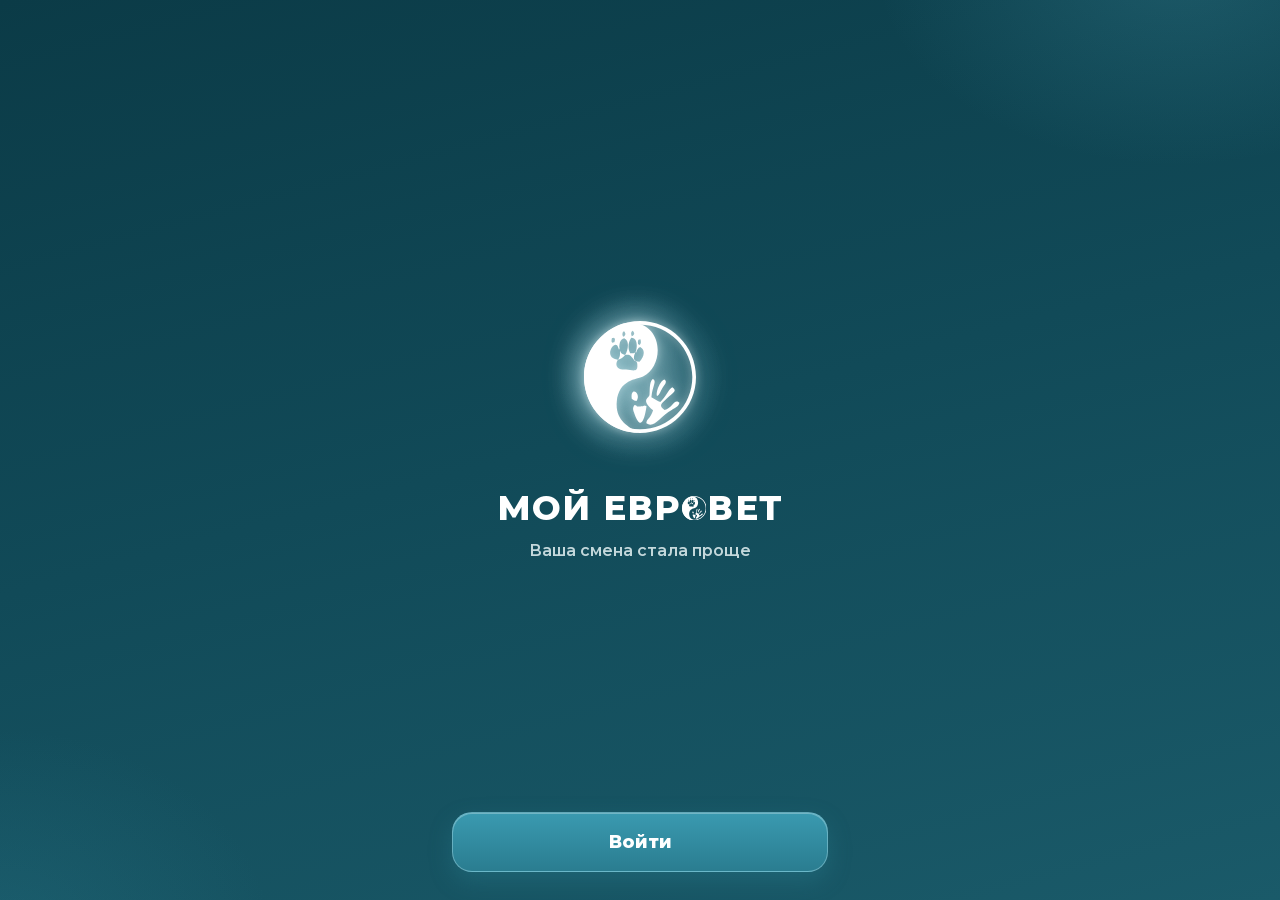
<file: index.html>
<!doctype html>
<html lang="ru">
<head>
<meta charset="utf-8">
<meta name="viewport" content="width=device-width,initial-scale=1,viewport-fit=cover">
<title>Мой ЕВРОВЕТ — ТЕСТ</title>
<link rel="manifest" href="manifest.webmanifest">
<link rel="icon" href="icon-v3.svg" type="image/svg+xml">
<link rel="icon" href="icon-v3-192.png" sizes="192x192" type="image/png">
<link rel="apple-touch-icon" href="icon-v3-180.png">
<meta name="description" content="Мой ЕВРОВЕТ: отчёты, смены и начисления сотрудников сети ветклиник ЕВРОВЕТ, онлайн и офлайн">
<meta name="apple-mobile-web-app-capable" content="yes">
<meta name="mobile-web-app-capable" content="yes">
<meta name="apple-mobile-web-app-title" content="Мой ЕВРОВЕТ">
<meta name="apple-mobile-web-app-status-bar-style" content="default">
<meta property="og:type" content="website">
<meta property="og:title" content="Мой ЕВРОВЕТ">
<meta property="og:description" content="Всё о вашей работе — в одном месте: отчёты, смены и начисления">
<meta property="og:image" content="https://eurovetomsk-arch.github.io/eurovet-app-test/og-image.jpg">
<meta property="og:image:width" content="1200">
<meta property="og:image:height" content="630">
<meta name="twitter:card" content="summary_large_image">
<meta name="robots" content="noindex,nofollow">
<meta name="theme-color" content="#2A7D90">
<meta name="evrovet-version" content="2.0-test-c37">
<meta name="color-scheme" content="light dark">
<link rel="preconnect" href="https://txcibtcfuzqhhebeguby.supabase.co" crossorigin>
<link rel="dns-prefetch" href="//txcibtcfuzqhhebeguby.supabase.co">
<link rel="preload" href="fonts/montserrat-cyrillic-600-800.woff2" as="font" type="font/woff2" crossorigin>
<link rel="preload" href="fonts/montserrat-latin-600-800.woff2" as="font" type="font/woff2" crossorigin>
<link rel="stylesheet" href="styles/view.css?v=210">
<link rel="stylesheet" href="styles/dose.css?v=c37">
<link rel="stylesheet" href="ui2-common.css?v=210">
</head>
<body class="ui2">
<svg width="0" height="0" style="position:absolute" aria-hidden="true">
  <symbol id="evro" viewBox="0 0 153 153">
    <path fill-rule="evenodd" clip-rule="evenodd" d="M76.5 153C118.75 153 153 118.75 153 76.5C153 34.2502 118.75 0 76.5 0C34.2502 0 7.62939e-06 34.2502 7.62939e-06 76.5C7.62939e-06 118.75 34.2502 153 76.5 153ZM147.984 76.5C147.984 115.854 116.058 147.9 76.5 147.9C36.9422 147.9 5.0164 115.854 5.0164 76.5C5.0164 37.146 36.9422 5.1 76.5 5.1C116.058 5.1 147.984 37.146 147.984 76.5Z" fill="currentColor"/>
    <path fill-rule="evenodd" clip-rule="evenodd" d="M104.235 110.507L101.713 109.577C101.454 109.448 101.192 109.307 100.911 109.158L92.0613 104.124C93.7572 87.9425 100.1 81.668 93.8665 79.2791C88.5344 83.7095 90.2801 97.6915 89.4406 101.035C88.1276 106.257 77.3674 107.281 94.4012 122.07C88.8166 137.048 86.5967 131.684 85.2076 139.757C95.877 146.975 103.086 131.194 120.291 121.268C123.789 119.251 129.441 116.645 130.408 111.774C123.56 104.937 120.831 118.945 110.073 121.47C100.941 115.526 106.504 112.48 113.079 105.957C122.803 96.3075 127.596 95.8795 120.568 90.4803C114.505 94.2346 111.626 104.259 104.235 110.507Z" fill="currentColor"/>
    <path fill-rule="evenodd" clip-rule="evenodd" d="M69.0339 114.63C65.6412 119.645 67.1917 121.988 69.1531 127.379C80.3909 158.269 85.0626 117.956 85.4749 116.523C80.8614 114.289 86.0917 115.688 76.7221 116.698C69.6617 117.457 74.8336 116.014 69.0339 114.63Z" fill="currentColor"/>
    <path fill-rule="evenodd" clip-rule="evenodd" d="M110.04 79.8543C104.3 80.6431 97.437 97.876 99.881 102.569C103.402 101.168 104.635 95.3968 107.149 91.4622C110.076 86.8814 114.342 83.0978 110.04 79.8543Z" fill="currentColor"/>
    <path fill-rule="evenodd" clip-rule="evenodd" d="M71.7469 109.428C79.0196 99.1578 62.9678 87.8127 65.2322 106.194C67.865 108.534 69.4642 108.817 71.7469 109.428Z" fill="currentColor"/>
    <path d="M56.0723 3.01889C109.137 -3.58652 111.575 61.1931 80.6329 75.7523C72.5325 79.5621 47.2823 79.9911 44.7579 110.164C42.671 135.118 59.4646 143.865 73.9434 151.865C57.9094 154.195 36.16 144.991 22.4385 130.959C-4.07323 103.853 -7.33261 62.2603 13.9464 32.1996C24.1785 17.7422 44.6251 4.4432 56.0723 3.01889ZM54.961 23.5472C49.3346 25.3146 48.545 29.6113 48.211 36.015C48.3073 36.2657 48.7122 35.0253 48.5069 37.8529C48.4981 37.9813 48.2022 38.6965 48.2071 38.5433C48.2115 38.3743 47.9165 39.0186 47.7774 39.2581L46.8575 36.679C46.8245 36.1667 46.6466 36.0179 46.5069 35.7015C42.6559 22.9032 24.367 50.4993 46.2579 52.9095C41.9463 60.0659 44.2096 67.0441 56.8282 66.3001C65.0201 65.8183 75.1757 72.91 72.4542 56.8597L70.4532 54.888L75.8585 55.558C81.2046 50.443 85.1594 39.9187 76.7735 35.5755C72.9434 37.4781 74.984 37.2771 72.3467 39.891C70.5263 45.4189 72.0293 41.8358 70.1124 42.8587C68.7901 46.7115 67.7105 48.0367 68.3985 52.4632C70.0254 53.734 68.9506 51.5377 70.4434 54.8802C67.4027 53.3563 70.2965 55.287 69.1026 54.1244C67.9133 52.9641 68.4473 53.5373 67.6143 52.2904C64.0788 48.4911 63.1601 45.0462 56.0948 46.5208C59.6055 41.1874 63.2229 27.4327 54.961 23.5472ZM49.1671 40.2943C50.1083 44.0173 51.9926 45.359 56.0948 46.5199C54.254 49.679 50.0668 51.8315 46.5098 52.7728C49.9146 48.0371 48.9818 46.1673 49.1671 40.2943ZM64.6251 23.0247C60.2006 29.377 59.4801 37.2495 63.0801 44.1117C66.5195 44.5008 68.1334 43.6259 70.1104 42.8646L71.1954 40.1605C72.4616 35.4793 73.7311 23.5321 64.6251 23.0247ZM77.1026 24.9369C75.0767 25.659 73.9136 24.7801 73.6973 28.8236C73.5178 32.1856 74.0787 31.7403 75.9688 32.8441C78.1432 29.7124 78.0222 28.8906 77.1026 24.9369ZM40.1602 22.9203C38.3853 23.814 38.2426 22.169 37.7286 25.8578C37.2409 29.3543 38.2711 28.8185 39.6055 29.9124C41.3771 28.933 41.3686 30.2922 41.9864 27.1419C42.8012 22.982 41.453 23.8573 40.1602 22.9203ZM54.7247 14.0296C54.0667 14.5381 53.0803 14.1034 52.5645 17.055C52.4423 17.7545 52.4849 18.9164 52.7022 19.6009C53.3972 21.7856 52.8919 20.1936 54.1309 21.5101C56.0038 19.9068 58.1545 18.0329 54.7247 14.0296ZM66.6563 13.3802C63.7429 15.2766 64.0104 17.2665 65.296 20.7826C68.8826 19.5598 69.7809 16.4142 66.6563 13.3802Z" fill="currentColor"/>
  </symbol>
</svg>
<header id="hdr"></header>
<main id="app"></main>
<div id="barwrap"></div>
<div id="toastwrap"></div>
<div id="ovwrap"></div>
<div id="updwrap"></div>

<script src="config.js"></script>
<script src="scripts/common.js?v=210"></script>
<script src="scripts/report.js?v=208"></script>
<script src="scripts/traps.js?v=208"></script>
<script src="scripts/birthday.js"></script>
<script src="scripts/login.js?v=210"></script>
<script src="scripts/home.js?v=209"></script>
<script src="scripts/accruals.js"></script>
<script src="scripts/schedule.js"></script>
<script src="scripts/vaccines.js"></script>
<script src="scripts/dose.js?v=c37"></script>
<script src="scripts/medorder.js?v=209"></script>
<script src="scripts/meddelivery.js"></script>
<script src="scripts/vmcheck.js"></script>
<script src="scripts/cardvtb.js"></script>
<script src="scripts/analytics.js"></script>
<script src="scripts/view.js?v=210"></script>
<script src="scripts/bootstrap.js?v=210"></script>
</body>
</html>
</file>
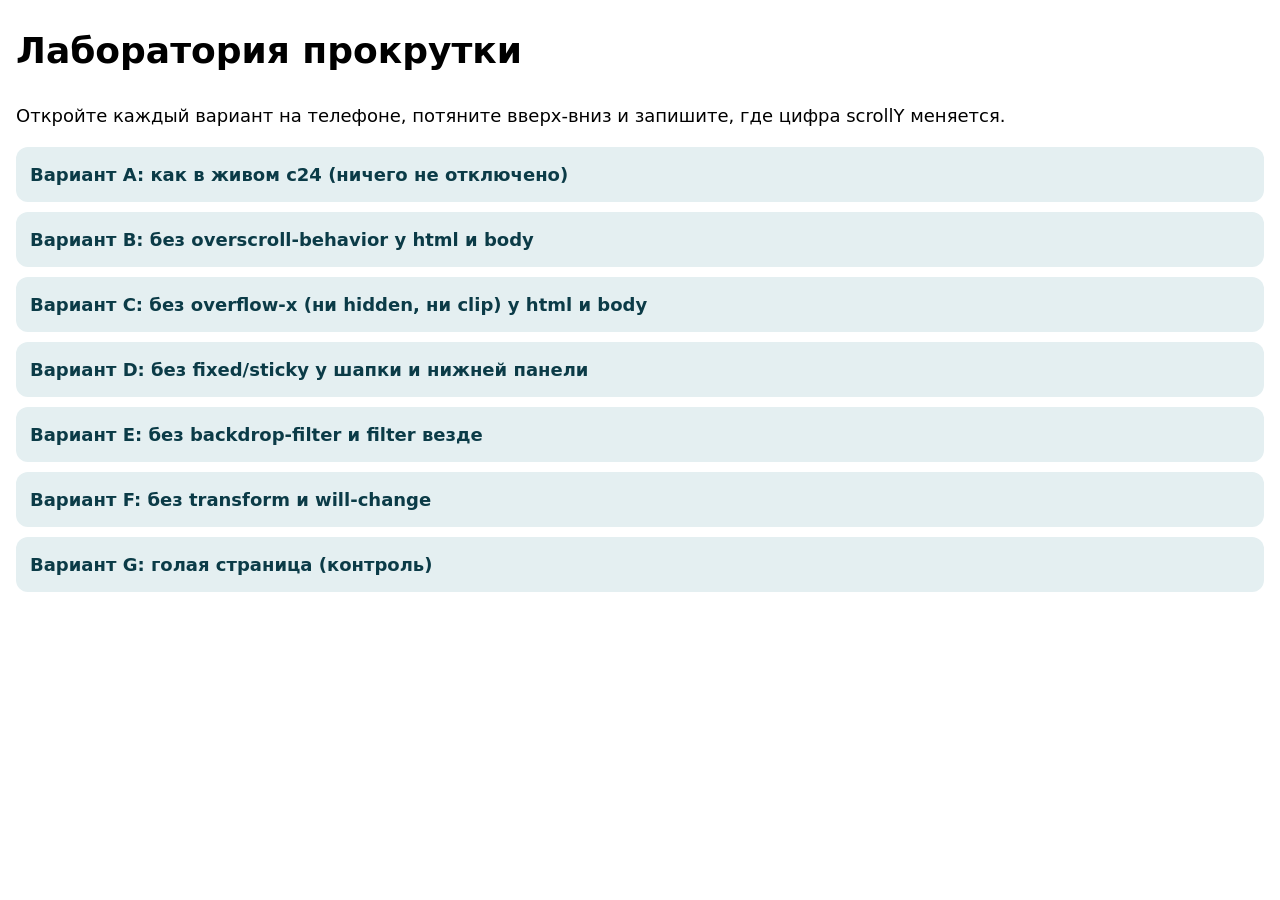
<file: scroll-lab/index.html>
<!doctype html><html lang="ru"><head><meta charset="utf-8"><meta name="viewport" content="width=device-width,initial-scale=1"><meta name="robots" content="noindex,nofollow"><title>Лаборатория прокрутки</title><style>body{font:18px/1.5 system-ui,sans-serif;margin:16px}a{display:block;margin:10px 0;padding:14px;border-radius:12px;background:#E4EFF1;color:#0B3B47;text-decoration:none;font-weight:700}</style></head><body><h1>Лаборатория прокрутки</h1><p>Откройте каждый вариант на телефоне, потяните вверх-вниз и запишите, где цифра scrollY меняется.</p><a href="a.html">Вариант A: как в живом c24 (ничего не отключено)</a><a href="b.html">Вариант B: без overscroll-behavior у html и body</a><a href="c.html">Вариант C: без overflow-x (ни hidden, ни clip) у html и body</a><a href="d.html">Вариант D: без fixed/sticky у шапки и нижней панели</a><a href="e.html">Вариант E: без backdrop-filter и filter везде</a><a href="f.html">Вариант F: без transform и will-change</a><a href="g.html">Вариант G: голая страница (контроль)</a></body></html>
</file>
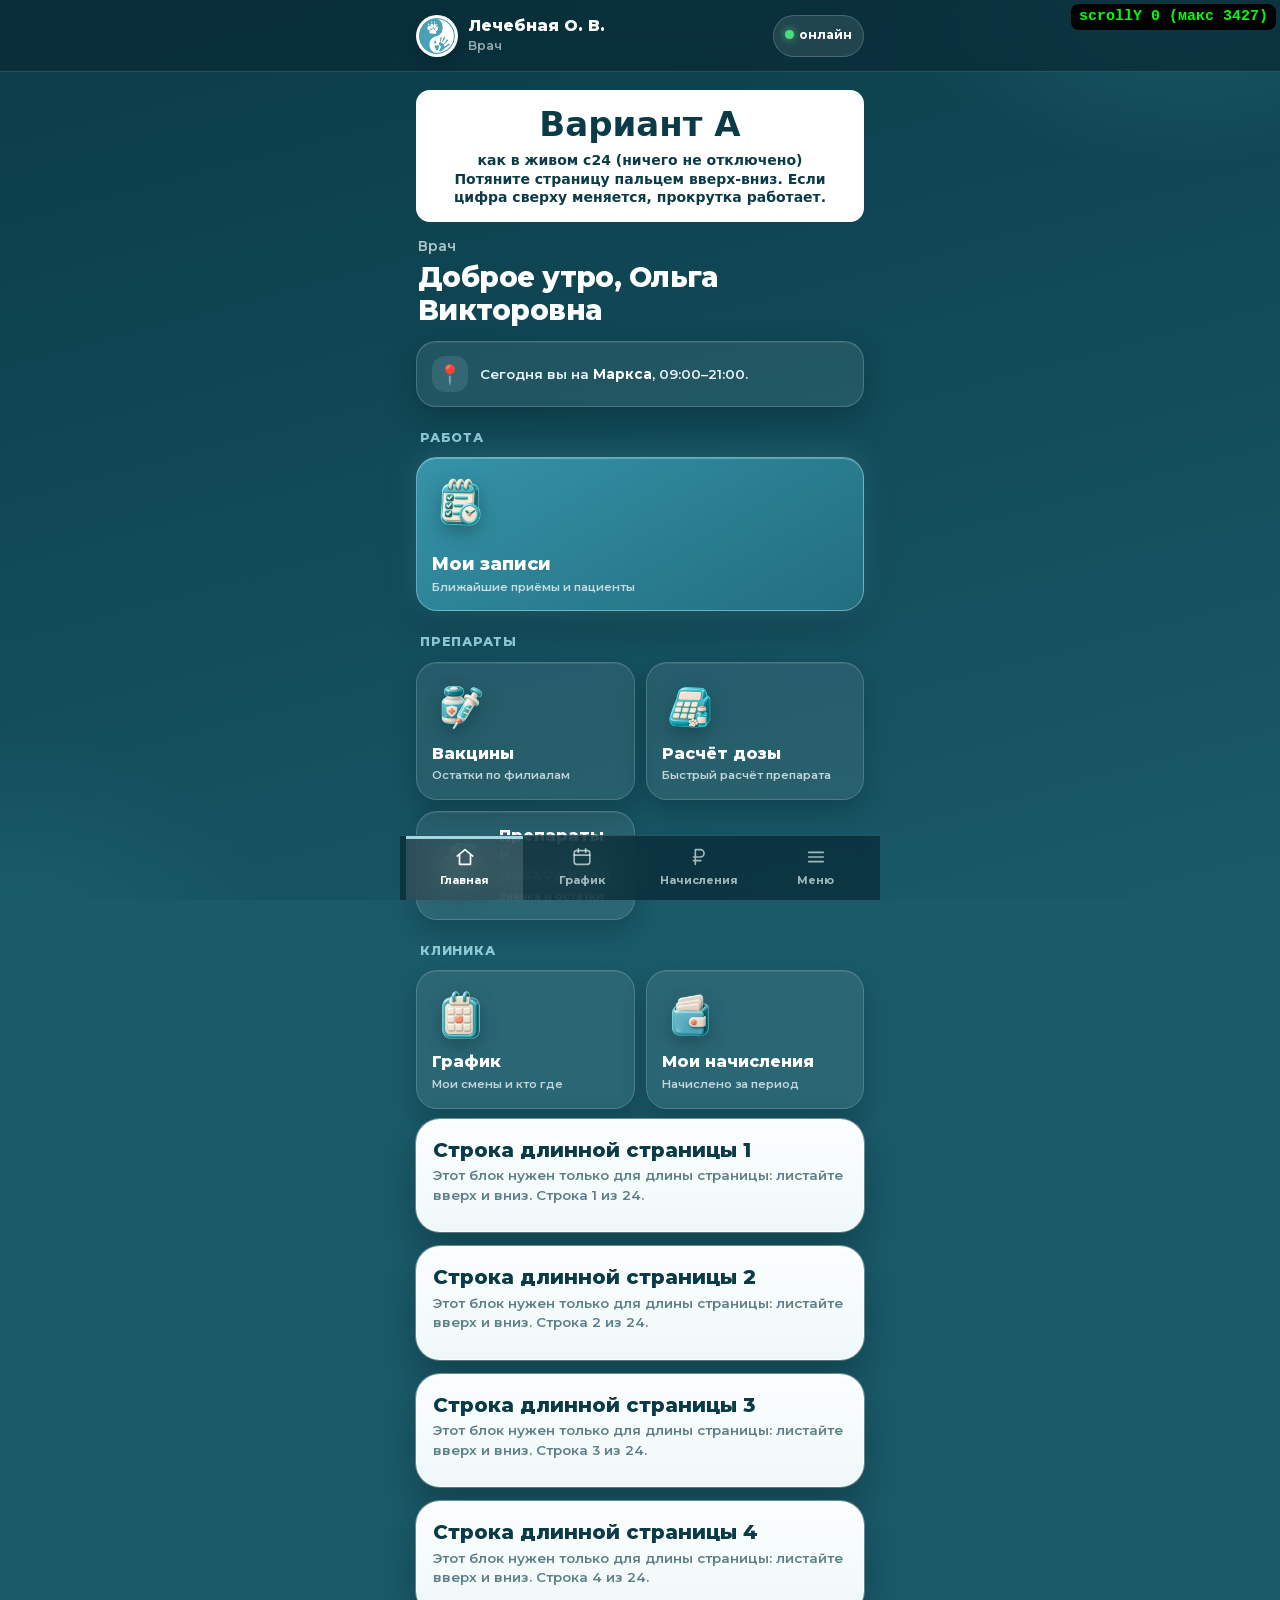
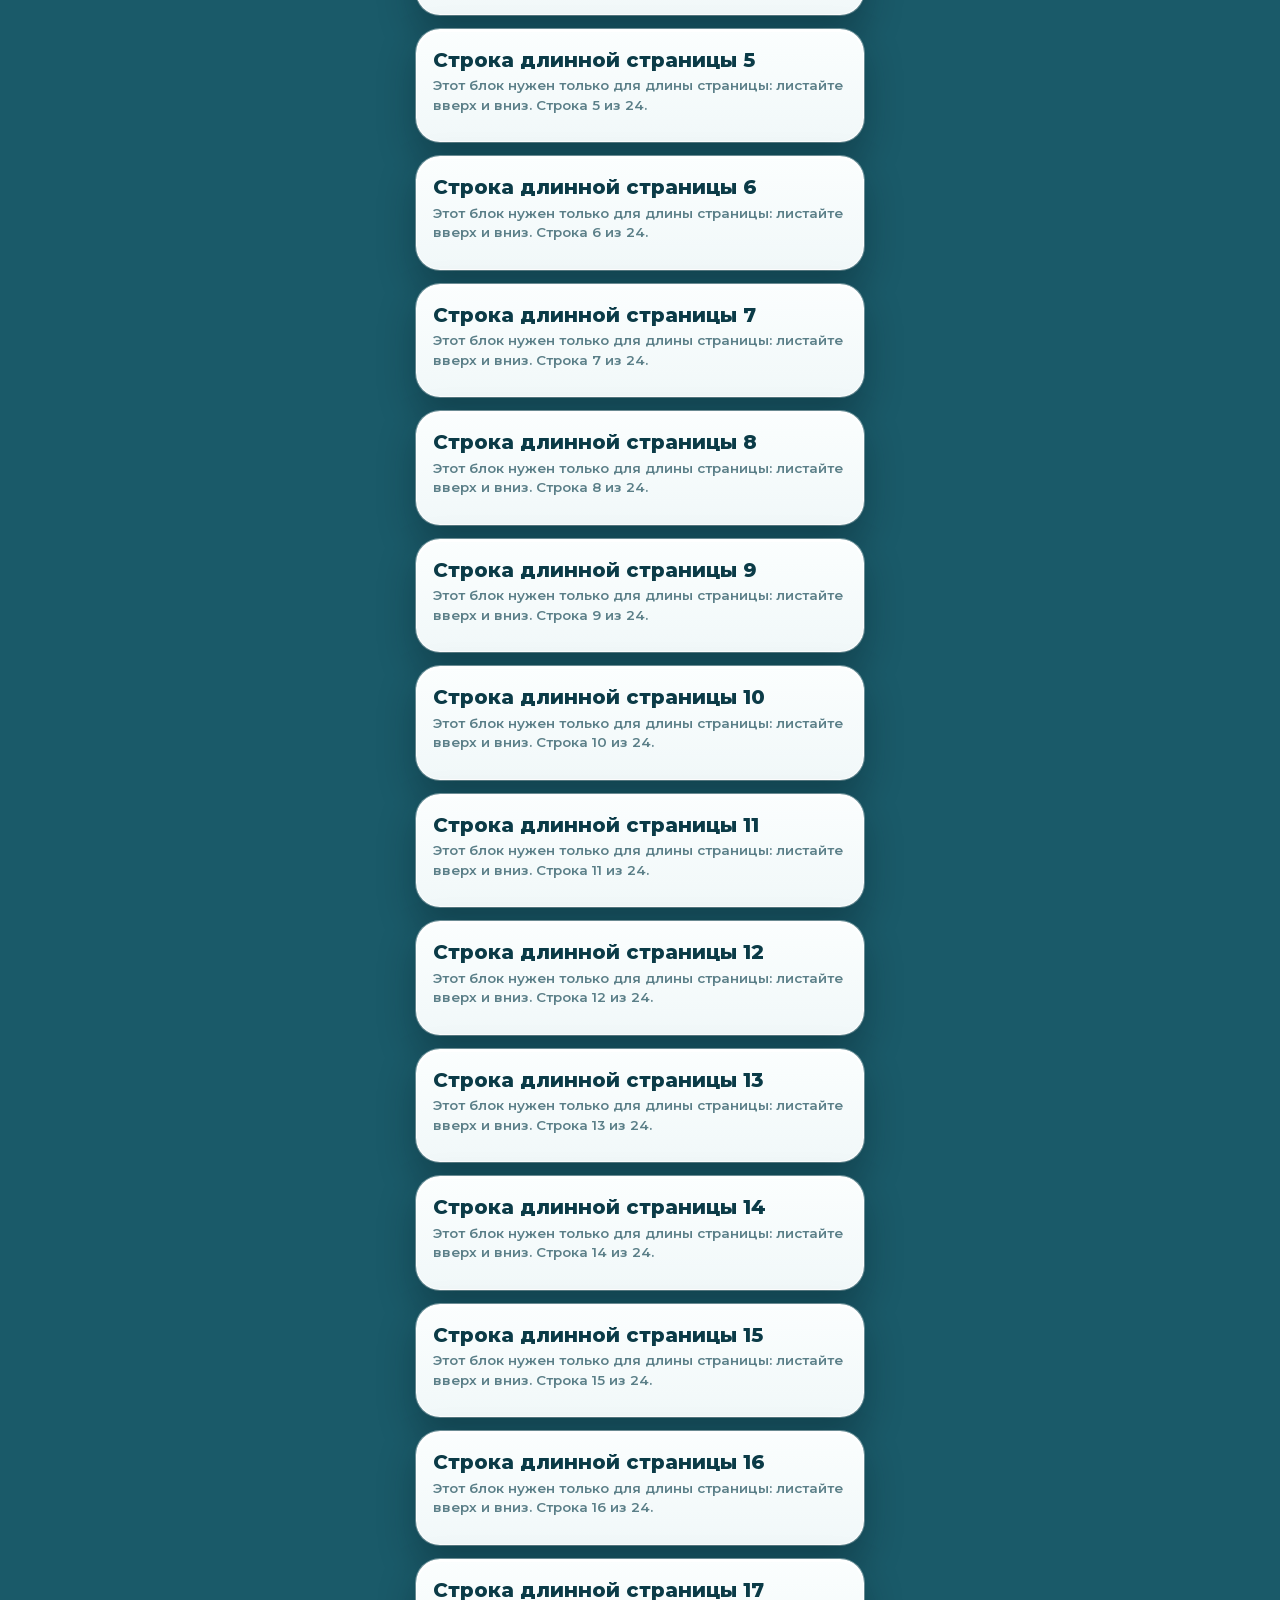
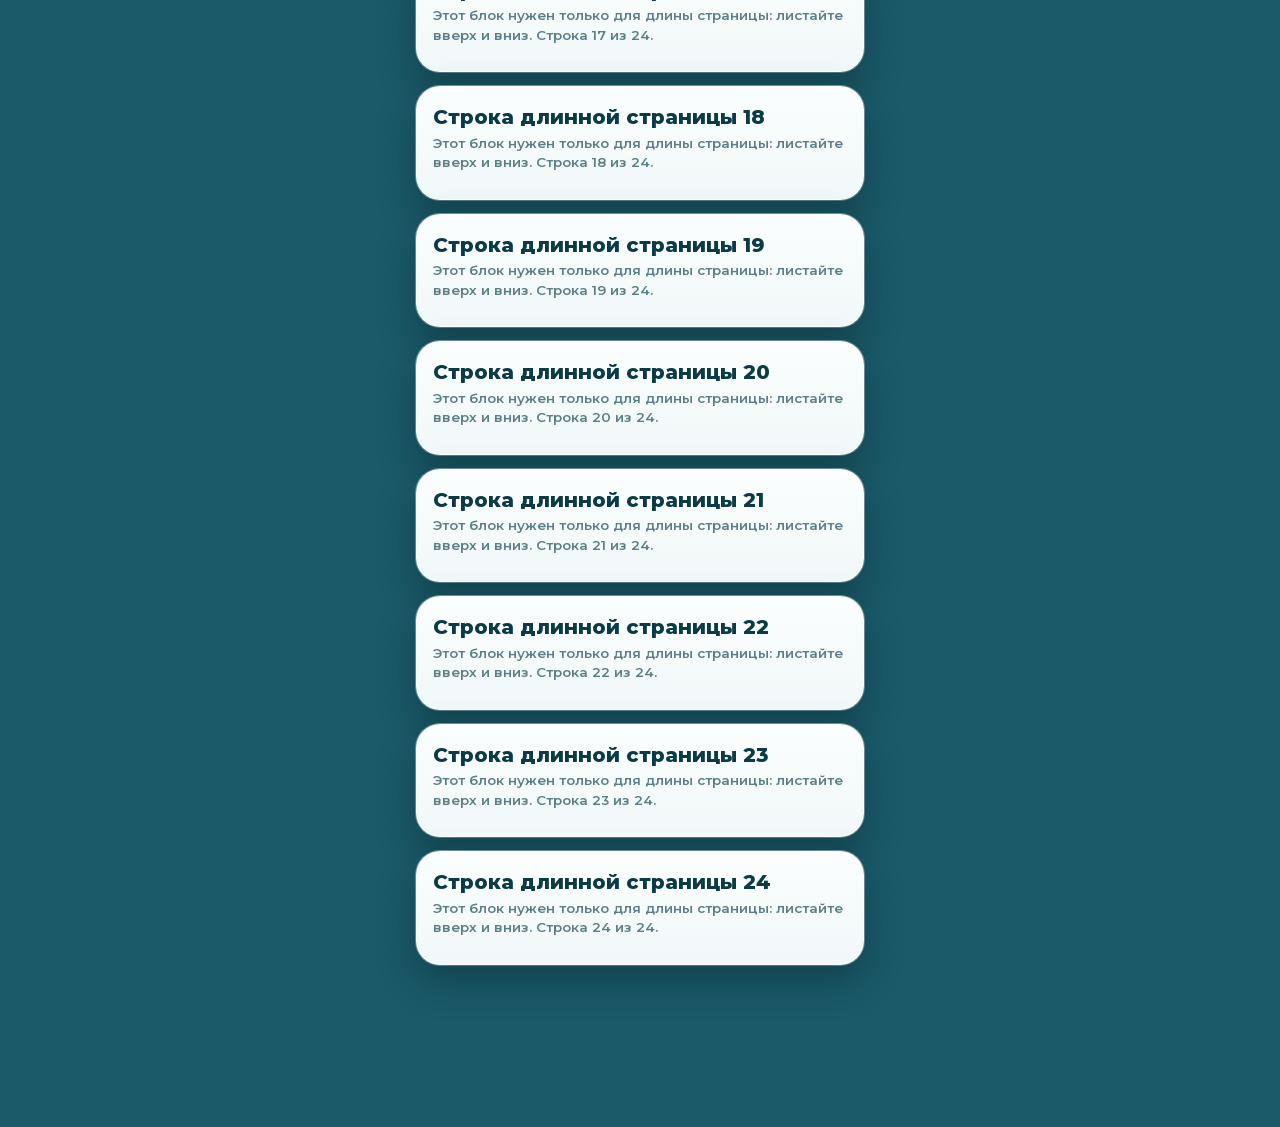
<file: scroll-lab/a.html>
<!doctype html>
<html lang="ru"><head><meta charset="utf-8">
<meta name="viewport" content="width=device-width,initial-scale=1,viewport-fit=cover">
<meta name="robots" content="noindex,nofollow"><title>Лаборатория прокрутки: Вариант A</title>
<base href="../">
<link rel="stylesheet" href="styles/view.css"><link rel="stylesheet" href="ui2-common.css">
<style>
.lab-banner{margin:0 0 14px;padding:16px;border-radius:14px;background:#fff;color:#0B3B47;font:800 34px/1.1 system-ui,sans-serif;text-align:center}
.lab-banner small{display:block;margin-top:8px;font:600 14px/1.3 system-ui,sans-serif}
#ly{position:fixed;top:4px;right:4px;z-index:2147483000;background:#000;color:#0f0;font:700 15px/1.2 monospace;padding:4px 8px;border-radius:8px;pointer-events:none}

</style></head><body class="ui2">
<svg width="0" height="0" style="position:absolute" aria-hidden="true">
  <symbol id="evro" viewBox="0 0 153 153">
    <path fill-rule="evenodd" clip-rule="evenodd" d="M76.5 153C118.75 153 153 118.75 153 76.5C153 34.2502 118.75 0 76.5 0C34.2502 0 7.62939e-06 34.2502 7.62939e-06 76.5C7.62939e-06 118.75 34.2502 153 76.5 153ZM147.984 76.5C147.984 115.854 116.058 147.9 76.5 147.9C36.9422 147.9 5.0164 115.854 5.0164 76.5C5.0164 37.146 36.9422 5.1 76.5 5.1C116.058 5.1 147.984 37.146 147.984 76.5Z" fill="currentColor"></path>
    <path fill-rule="evenodd" clip-rule="evenodd" d="M104.235 110.507L101.713 109.577C101.454 109.448 101.192 109.307 100.911 109.158L92.0613 104.124C93.7572 87.9425 100.1 81.668 93.8665 79.2791C88.5344 83.7095 90.2801 97.6915 89.4406 101.035C88.1276 106.257 77.3674 107.281 94.4012 122.07C88.8166 137.048 86.5967 131.684 85.2076 139.757C95.877 146.975 103.086 131.194 120.291 121.268C123.789 119.251 129.441 116.645 130.408 111.774C123.56 104.937 120.831 118.945 110.073 121.47C100.941 115.526 106.504 112.48 113.079 105.957C122.803 96.3075 127.596 95.8795 120.568 90.4803C114.505 94.2346 111.626 104.259 104.235 110.507Z" fill="currentColor"></path>
    <path fill-rule="evenodd" clip-rule="evenodd" d="M69.0339 114.63C65.6412 119.645 67.1917 121.988 69.1531 127.379C80.3909 158.269 85.0626 117.956 85.4749 116.523C80.8614 114.289 86.0917 115.688 76.7221 116.698C69.6617 117.457 74.8336 116.014 69.0339 114.63Z" fill="currentColor"></path>
    <path fill-rule="evenodd" clip-rule="evenodd" d="M110.04 79.8543C104.3 80.6431 97.437 97.876 99.881 102.569C103.402 101.168 104.635 95.3968 107.149 91.4622C110.076 86.8814 114.342 83.0978 110.04 79.8543Z" fill="currentColor"></path>
    <path fill-rule="evenodd" clip-rule="evenodd" d="M71.7469 109.428C79.0196 99.1578 62.9678 87.8127 65.2322 106.194C67.865 108.534 69.4642 108.817 71.7469 109.428Z" fill="currentColor"></path>
    <path d="M56.0723 3.01889C109.137 -3.58652 111.575 61.1931 80.6329 75.7523C72.5325 79.5621 47.2823 79.9911 44.7579 110.164C42.671 135.118 59.4646 143.865 73.9434 151.865C57.9094 154.195 36.16 144.991 22.4385 130.959C-4.07323 103.853 -7.33261 62.2603 13.9464 32.1996C24.1785 17.7422 44.6251 4.4432 56.0723 3.01889ZM54.961 23.5472C49.3346 25.3146 48.545 29.6113 48.211 36.015C48.3073 36.2657 48.7122 35.0253 48.5069 37.8529C48.4981 37.9813 48.2022 38.6965 48.2071 38.5433C48.2115 38.3743 47.9165 39.0186 47.7774 39.2581L46.8575 36.679C46.8245 36.1667 46.6466 36.0179 46.5069 35.7015C42.6559 22.9032 24.367 50.4993 46.2579 52.9095C41.9463 60.0659 44.2096 67.0441 56.8282 66.3001C65.0201 65.8183 75.1757 72.91 72.4542 56.8597L70.4532 54.888L75.8585 55.558C81.2046 50.443 85.1594 39.9187 76.7735 35.5755C72.9434 37.4781 74.984 37.2771 72.3467 39.891C70.5263 45.4189 72.0293 41.8358 70.1124 42.8587C68.7901 46.7115 67.7105 48.0367 68.3985 52.4632C70.0254 53.734 68.9506 51.5377 70.4434 54.8802C67.4027 53.3563 70.2965 55.287 69.1026 54.1244C67.9133 52.9641 68.4473 53.5373 67.6143 52.2904C64.0788 48.4911 63.1601 45.0462 56.0948 46.5208C59.6055 41.1874 63.2229 27.4327 54.961 23.5472ZM49.1671 40.2943C50.1083 44.0173 51.9926 45.359 56.0948 46.5199C54.254 49.679 50.0668 51.8315 46.5098 52.7728C49.9146 48.0371 48.9818 46.1673 49.1671 40.2943ZM64.6251 23.0247C60.2006 29.377 59.4801 37.2495 63.0801 44.1117C66.5195 44.5008 68.1334 43.6259 70.1104 42.8646L71.1954 40.1605C72.4616 35.4793 73.7311 23.5321 64.6251 23.0247ZM77.1026 24.9369C75.0767 25.659 73.9136 24.7801 73.6973 28.8236C73.5178 32.1856 74.0787 31.7403 75.9688 32.8441C78.1432 29.7124 78.0222 28.8906 77.1026 24.9369ZM40.1602 22.9203C38.3853 23.814 38.2426 22.169 37.7286 25.8578C37.2409 29.3543 38.2711 28.8185 39.6055 29.9124C41.3771 28.933 41.3686 30.2922 41.9864 27.1419C42.8012 22.982 41.453 23.8573 40.1602 22.9203ZM54.7247 14.0296C54.0667 14.5381 53.0803 14.1034 52.5645 17.055C52.4423 17.7545 52.4849 18.9164 52.7022 19.6009C53.3972 21.7856 52.8919 20.1936 54.1309 21.5101C56.0038 19.9068 58.1545 18.0329 54.7247 14.0296ZM66.6563 13.3802C63.7429 15.2766 64.0104 17.2665 65.296 20.7826C68.8826 19.5598 69.7809 16.4142 66.6563 13.3802Z" fill="currentColor"></path>
  </symbol>
</svg>
<header id="hdr" class=""><div class="hl"><img class="logo" src="mark.svg" alt=""><div><b>Лечебная О. В.</b><small>Врач</small></div></div><div class="hb"><button class="pill" data-act="queue" title="Связь есть"><span class="net"></span>онлайн</button></div></header>
<main id="app"><div class="lab-banner">Вариант A<small>как в живом c24 (ничего не отключено)<br>Потяните страницу пальцем вверх-вниз. Если цифра сверху меняется, прокрутка работает.</small></div><section class="ui2-home-screen"><div class="ui2-greeting"><small>Врач</small><h1>Доброе утро, Ольга Викторовна</h1></div><div class="glass ui2-today"><span class="pin">📍</span><div>Сегодня вы на <b>Маркса</b>, 09:00–21:00.</div></div><div class="ui2-group-title">Работа</div><div class="ui2-role-tiles single"><button class="glass ui2-role-tile main" data-act="go" data-v="sched"><span class="ic"><img src="icons/10-my-appointments.png" alt=""></span><span><span class="t">Мои записи</span><span class="sub">Ближайшие приёмы и пациенты</span></span></button></div><div class="ui2-group-title">Препараты</div><div class="ui2-role-tiles"><button class="glass ui2-role-tile sm" data-act="go" data-v="vac"><span class="ic"><img src="icons/05-vaccines.png" alt=""></span><span><span class="t">Вакцины</span><span class="sub">Остатки по филиалам</span></span></button><button class="glass ui2-role-tile sm" data-act="prepare" data-k="dose_calculator"><span class="ic"><img src="icons/20-dose-calc.png" alt=""></span><span><span class="t">Расчёт дозы</span><span class="sub">Быстрый расчёт препарата</span></span></button><button class="glass ui2-role-tile sm" data-act="prepare" data-k="supplies"><span class="ic"><img src="icons/21-order.png" alt=""></span><span><span class="t">Препараты и расходники</span><span class="sub">Заявка и остатки</span></span></button></div><div class="ui2-group-title">Клиника</div><div class="ui2-role-tiles"><button class="glass ui2-role-tile sm" data-act="go" data-v="sched"><span class="ic"><img src="icons/08-my-schedule.png" alt=""></span><span><span class="t">График</span><span class="sub">Мои смены и кто где</span></span></button><button class="glass ui2-role-tile sm" data-act="go" data-v="work"><span class="ic"><img src="icons/09-my-accruals.png" alt=""></span><span><span class="t">Мои начисления</span><span class="sub">Начислено за период</span></span></button></div></section><section class="card"><h2>Строка длинной страницы 1</h2><p class="hint">Этот блок нужен только для длины страницы: листайте вверх и вниз. Строка 1 из 24.</p></section><section class="card"><h2>Строка длинной страницы 2</h2><p class="hint">Этот блок нужен только для длины страницы: листайте вверх и вниз. Строка 2 из 24.</p></section><section class="card"><h2>Строка длинной страницы 3</h2><p class="hint">Этот блок нужен только для длины страницы: листайте вверх и вниз. Строка 3 из 24.</p></section><section class="card"><h2>Строка длинной страницы 4</h2><p class="hint">Этот блок нужен только для длины страницы: листайте вверх и вниз. Строка 4 из 24.</p></section><section class="card"><h2>Строка длинной страницы 5</h2><p class="hint">Этот блок нужен только для длины страницы: листайте вверх и вниз. Строка 5 из 24.</p></section><section class="card"><h2>Строка длинной страницы 6</h2><p class="hint">Этот блок нужен только для длины страницы: листайте вверх и вниз. Строка 6 из 24.</p></section><section class="card"><h2>Строка длинной страницы 7</h2><p class="hint">Этот блок нужен только для длины страницы: листайте вверх и вниз. Строка 7 из 24.</p></section><section class="card"><h2>Строка длинной страницы 8</h2><p class="hint">Этот блок нужен только для длины страницы: листайте вверх и вниз. Строка 8 из 24.</p></section><section class="card"><h2>Строка длинной страницы 9</h2><p class="hint">Этот блок нужен только для длины страницы: листайте вверх и вниз. Строка 9 из 24.</p></section><section class="card"><h2>Строка длинной страницы 10</h2><p class="hint">Этот блок нужен только для длины страницы: листайте вверх и вниз. Строка 10 из 24.</p></section><section class="card"><h2>Строка длинной страницы 11</h2><p class="hint">Этот блок нужен только для длины страницы: листайте вверх и вниз. Строка 11 из 24.</p></section><section class="card"><h2>Строка длинной страницы 12</h2><p class="hint">Этот блок нужен только для длины страницы: листайте вверх и вниз. Строка 12 из 24.</p></section><section class="card"><h2>Строка длинной страницы 13</h2><p class="hint">Этот блок нужен только для длины страницы: листайте вверх и вниз. Строка 13 из 24.</p></section><section class="card"><h2>Строка длинной страницы 14</h2><p class="hint">Этот блок нужен только для длины страницы: листайте вверх и вниз. Строка 14 из 24.</p></section><section class="card"><h2>Строка длинной страницы 15</h2><p class="hint">Этот блок нужен только для длины страницы: листайте вверх и вниз. Строка 15 из 24.</p></section><section class="card"><h2>Строка длинной страницы 16</h2><p class="hint">Этот блок нужен только для длины страницы: листайте вверх и вниз. Строка 16 из 24.</p></section><section class="card"><h2>Строка длинной страницы 17</h2><p class="hint">Этот блок нужен только для длины страницы: листайте вверх и вниз. Строка 17 из 24.</p></section><section class="card"><h2>Строка длинной страницы 18</h2><p class="hint">Этот блок нужен только для длины страницы: листайте вверх и вниз. Строка 18 из 24.</p></section><section class="card"><h2>Строка длинной страницы 19</h2><p class="hint">Этот блок нужен только для длины страницы: листайте вверх и вниз. Строка 19 из 24.</p></section><section class="card"><h2>Строка длинной страницы 20</h2><p class="hint">Этот блок нужен только для длины страницы: листайте вверх и вниз. Строка 20 из 24.</p></section><section class="card"><h2>Строка длинной страницы 21</h2><p class="hint">Этот блок нужен только для длины страницы: листайте вверх и вниз. Строка 21 из 24.</p></section><section class="card"><h2>Строка длинной страницы 22</h2><p class="hint">Этот блок нужен только для длины страницы: листайте вверх и вниз. Строка 22 из 24.</p></section><section class="card"><h2>Строка длинной страницы 23</h2><p class="hint">Этот блок нужен только для длины страницы: листайте вверх и вниз. Строка 23 из 24.</p></section><section class="card"><h2>Строка длинной страницы 24</h2><p class="hint">Этот блок нужен только для длины страницы: листайте вверх и вниз. Строка 24 из 24.</p></section></main>
<div id="barwrap"><nav class="nv ui2-bottom-nav"><button data-act="go" data-v="branch" class="on"><i><svg viewBox="0 0 24 24" fill="none" stroke="currentColor" stroke-width="1.8" stroke-linecap="round" stroke-linejoin="round"><path d="M3.5 11L12 4l8.5 7"></path><path d="M6 9.5V20h12V9.5"></path></svg></i>Главная</button><button data-act="go" data-v="sched" class=""><i><svg viewBox="0 0 24 24" fill="none" stroke="currentColor" stroke-width="1.8" stroke-linecap="round" stroke-linejoin="round"><rect x="3.5" y="5" width="17" height="15" rx="2.5"></rect><path d="M3.5 10h17M8 3v4M16 3v4"></path></svg></i>График</button><button data-act="go" data-v="work" class=""><i><svg viewBox="0 0 24 24" fill="none" stroke="currentColor" stroke-width="1.8" stroke-linecap="round" stroke-linejoin="round"><path d="M8 20V4h5.5a4 4 0 010 8H6M6 16h8"></path></svg></i>Начисления</button><button data-act="menu" class=""><i><svg viewBox="0 0 24 24" fill="none" stroke="currentColor" stroke-width="1.8" stroke-linecap="round"><path d="M4 7h16M4 12h16M4 17h16"></path></svg></i>Меню</button></nav></div>
<div id="toastwrap"></div>
<div id="ovwrap"></div>

















<div id="ly">scrollY 0</div><script>(function(){var el=document.getElementById('ly'),mx=0;function u(){var y=Math.round(window.scrollY||document.documentElement.scrollTop||document.body.scrollTop||0);if(y>mx)mx=y;el.textContent='scrollY '+y+' (макс '+mx+')'}window.addEventListener('scroll',u,{passive:true});setInterval(u,300);u()})();</script></body></html>
</file>
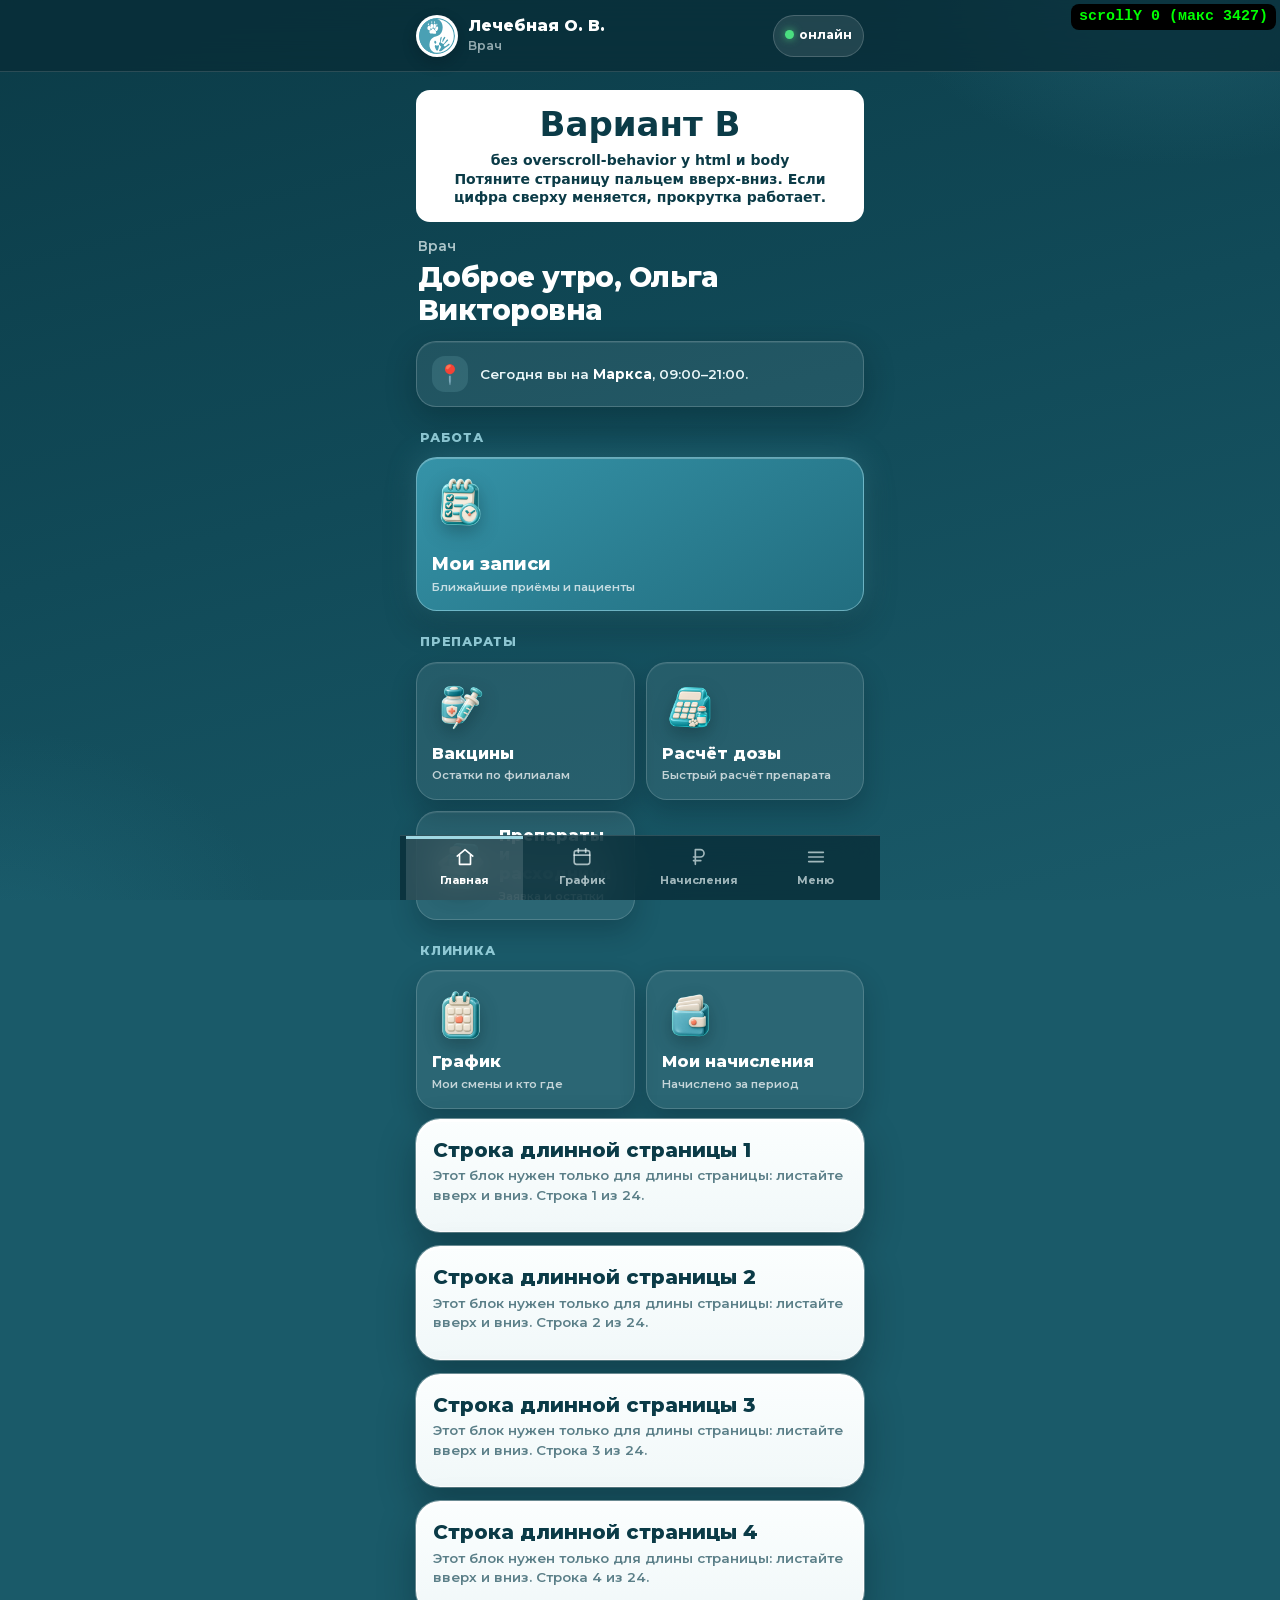
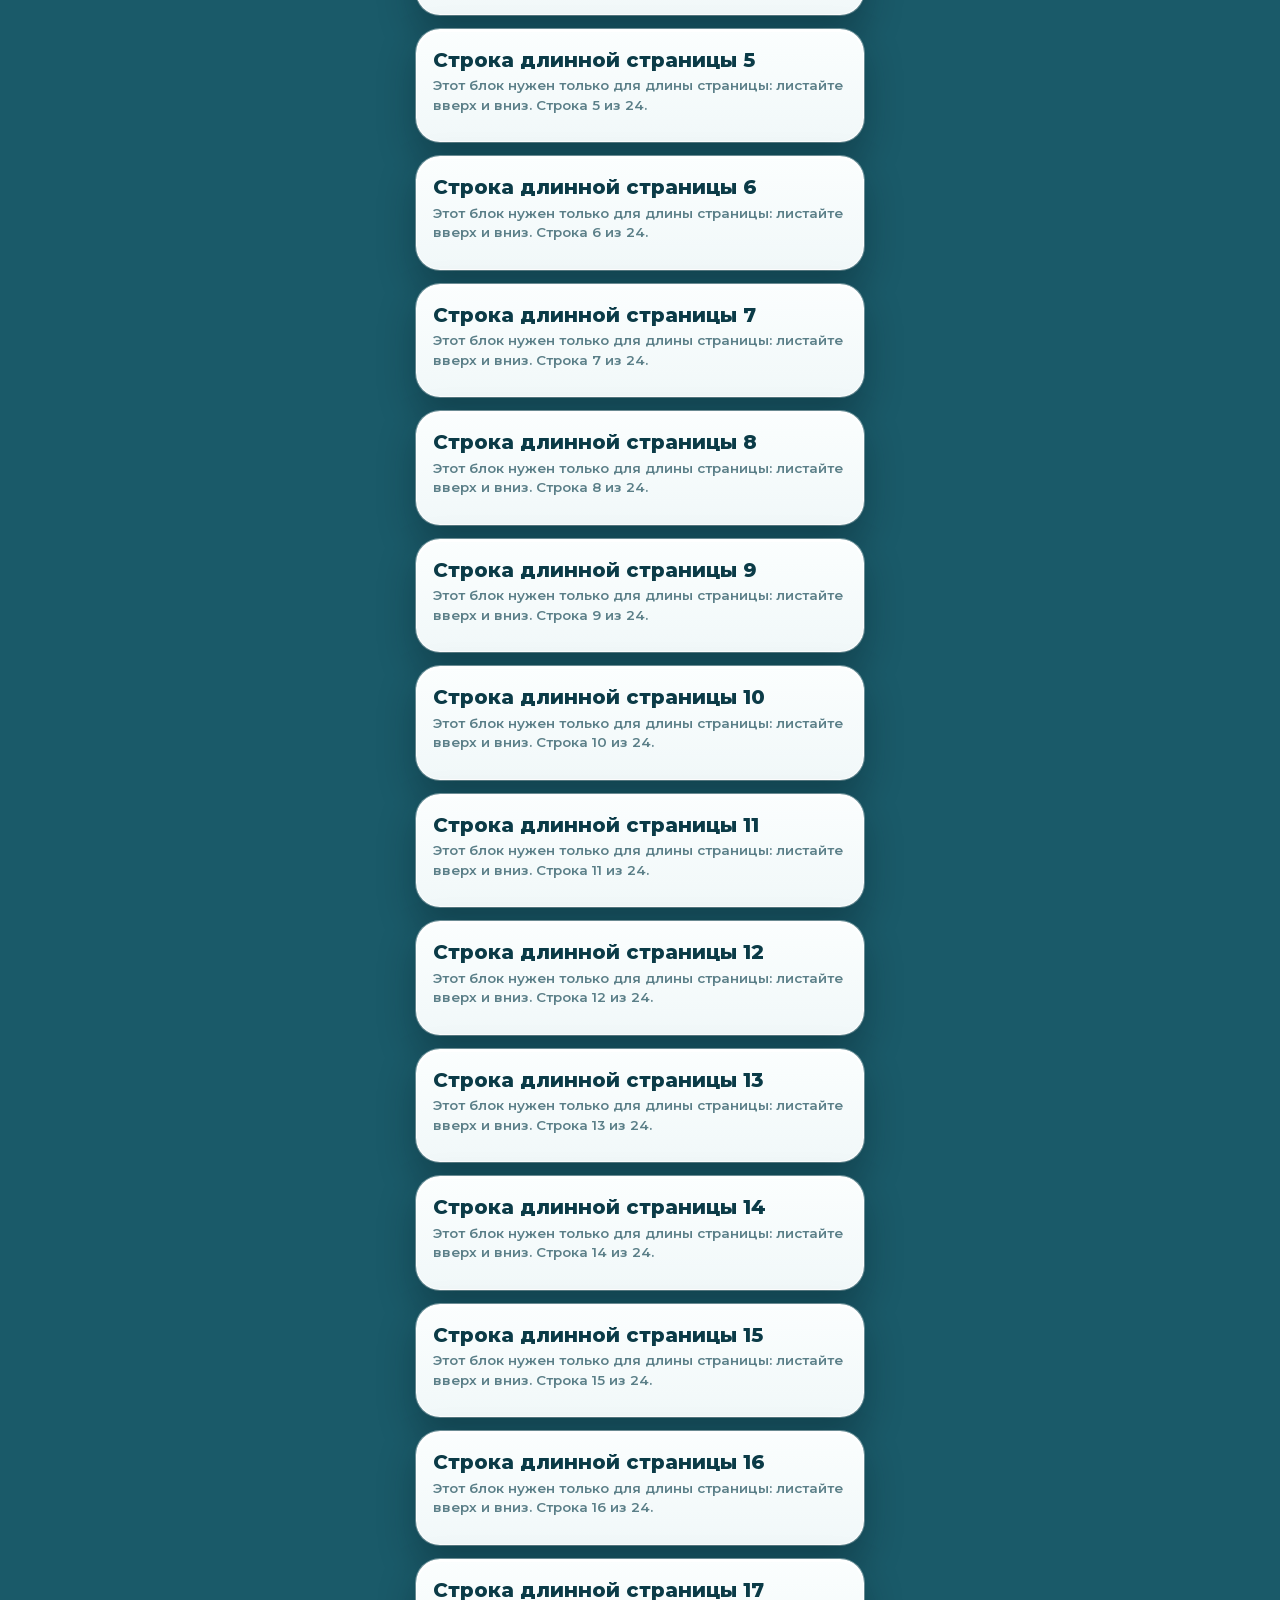
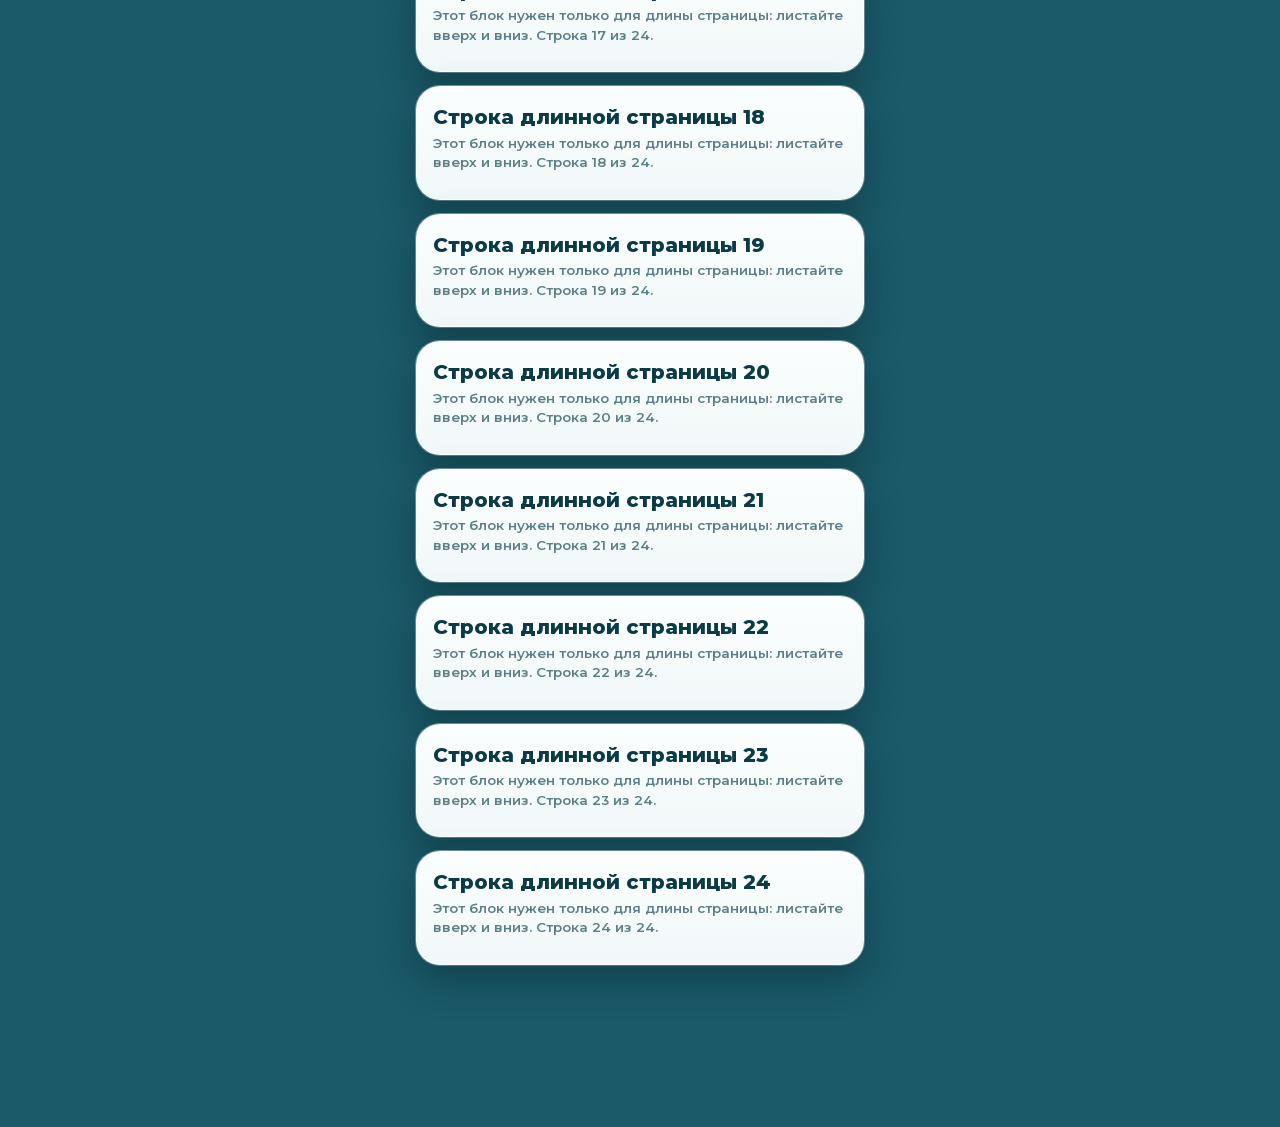
<file: scroll-lab/b.html>
<!doctype html>
<html lang="ru"><head><meta charset="utf-8">
<meta name="viewport" content="width=device-width,initial-scale=1,viewport-fit=cover">
<meta name="robots" content="noindex,nofollow"><title>Лаборатория прокрутки: Вариант B</title>
<base href="../">
<link rel="stylesheet" href="styles/view.css"><link rel="stylesheet" href="ui2-common.css">
<style>
.lab-banner{margin:0 0 14px;padding:16px;border-radius:14px;background:#fff;color:#0B3B47;font:800 34px/1.1 system-ui,sans-serif;text-align:center}
.lab-banner small{display:block;margin-top:8px;font:600 14px/1.3 system-ui,sans-serif}
#ly{position:fixed;top:4px;right:4px;z-index:2147483000;background:#000;color:#0f0;font:700 15px/1.2 monospace;padding:4px 8px;border-radius:8px;pointer-events:none}
html,body,body.ui2{overscroll-behavior:auto!important;overscroll-behavior-y:auto!important}
</style></head><body class="ui2">
<svg width="0" height="0" style="position:absolute" aria-hidden="true">
  <symbol id="evro" viewBox="0 0 153 153">
    <path fill-rule="evenodd" clip-rule="evenodd" d="M76.5 153C118.75 153 153 118.75 153 76.5C153 34.2502 118.75 0 76.5 0C34.2502 0 7.62939e-06 34.2502 7.62939e-06 76.5C7.62939e-06 118.75 34.2502 153 76.5 153ZM147.984 76.5C147.984 115.854 116.058 147.9 76.5 147.9C36.9422 147.9 5.0164 115.854 5.0164 76.5C5.0164 37.146 36.9422 5.1 76.5 5.1C116.058 5.1 147.984 37.146 147.984 76.5Z" fill="currentColor"></path>
    <path fill-rule="evenodd" clip-rule="evenodd" d="M104.235 110.507L101.713 109.577C101.454 109.448 101.192 109.307 100.911 109.158L92.0613 104.124C93.7572 87.9425 100.1 81.668 93.8665 79.2791C88.5344 83.7095 90.2801 97.6915 89.4406 101.035C88.1276 106.257 77.3674 107.281 94.4012 122.07C88.8166 137.048 86.5967 131.684 85.2076 139.757C95.877 146.975 103.086 131.194 120.291 121.268C123.789 119.251 129.441 116.645 130.408 111.774C123.56 104.937 120.831 118.945 110.073 121.47C100.941 115.526 106.504 112.48 113.079 105.957C122.803 96.3075 127.596 95.8795 120.568 90.4803C114.505 94.2346 111.626 104.259 104.235 110.507Z" fill="currentColor"></path>
    <path fill-rule="evenodd" clip-rule="evenodd" d="M69.0339 114.63C65.6412 119.645 67.1917 121.988 69.1531 127.379C80.3909 158.269 85.0626 117.956 85.4749 116.523C80.8614 114.289 86.0917 115.688 76.7221 116.698C69.6617 117.457 74.8336 116.014 69.0339 114.63Z" fill="currentColor"></path>
    <path fill-rule="evenodd" clip-rule="evenodd" d="M110.04 79.8543C104.3 80.6431 97.437 97.876 99.881 102.569C103.402 101.168 104.635 95.3968 107.149 91.4622C110.076 86.8814 114.342 83.0978 110.04 79.8543Z" fill="currentColor"></path>
    <path fill-rule="evenodd" clip-rule="evenodd" d="M71.7469 109.428C79.0196 99.1578 62.9678 87.8127 65.2322 106.194C67.865 108.534 69.4642 108.817 71.7469 109.428Z" fill="currentColor"></path>
    <path d="M56.0723 3.01889C109.137 -3.58652 111.575 61.1931 80.6329 75.7523C72.5325 79.5621 47.2823 79.9911 44.7579 110.164C42.671 135.118 59.4646 143.865 73.9434 151.865C57.9094 154.195 36.16 144.991 22.4385 130.959C-4.07323 103.853 -7.33261 62.2603 13.9464 32.1996C24.1785 17.7422 44.6251 4.4432 56.0723 3.01889ZM54.961 23.5472C49.3346 25.3146 48.545 29.6113 48.211 36.015C48.3073 36.2657 48.7122 35.0253 48.5069 37.8529C48.4981 37.9813 48.2022 38.6965 48.2071 38.5433C48.2115 38.3743 47.9165 39.0186 47.7774 39.2581L46.8575 36.679C46.8245 36.1667 46.6466 36.0179 46.5069 35.7015C42.6559 22.9032 24.367 50.4993 46.2579 52.9095C41.9463 60.0659 44.2096 67.0441 56.8282 66.3001C65.0201 65.8183 75.1757 72.91 72.4542 56.8597L70.4532 54.888L75.8585 55.558C81.2046 50.443 85.1594 39.9187 76.7735 35.5755C72.9434 37.4781 74.984 37.2771 72.3467 39.891C70.5263 45.4189 72.0293 41.8358 70.1124 42.8587C68.7901 46.7115 67.7105 48.0367 68.3985 52.4632C70.0254 53.734 68.9506 51.5377 70.4434 54.8802C67.4027 53.3563 70.2965 55.287 69.1026 54.1244C67.9133 52.9641 68.4473 53.5373 67.6143 52.2904C64.0788 48.4911 63.1601 45.0462 56.0948 46.5208C59.6055 41.1874 63.2229 27.4327 54.961 23.5472ZM49.1671 40.2943C50.1083 44.0173 51.9926 45.359 56.0948 46.5199C54.254 49.679 50.0668 51.8315 46.5098 52.7728C49.9146 48.0371 48.9818 46.1673 49.1671 40.2943ZM64.6251 23.0247C60.2006 29.377 59.4801 37.2495 63.0801 44.1117C66.5195 44.5008 68.1334 43.6259 70.1104 42.8646L71.1954 40.1605C72.4616 35.4793 73.7311 23.5321 64.6251 23.0247ZM77.1026 24.9369C75.0767 25.659 73.9136 24.7801 73.6973 28.8236C73.5178 32.1856 74.0787 31.7403 75.9688 32.8441C78.1432 29.7124 78.0222 28.8906 77.1026 24.9369ZM40.1602 22.9203C38.3853 23.814 38.2426 22.169 37.7286 25.8578C37.2409 29.3543 38.2711 28.8185 39.6055 29.9124C41.3771 28.933 41.3686 30.2922 41.9864 27.1419C42.8012 22.982 41.453 23.8573 40.1602 22.9203ZM54.7247 14.0296C54.0667 14.5381 53.0803 14.1034 52.5645 17.055C52.4423 17.7545 52.4849 18.9164 52.7022 19.6009C53.3972 21.7856 52.8919 20.1936 54.1309 21.5101C56.0038 19.9068 58.1545 18.0329 54.7247 14.0296ZM66.6563 13.3802C63.7429 15.2766 64.0104 17.2665 65.296 20.7826C68.8826 19.5598 69.7809 16.4142 66.6563 13.3802Z" fill="currentColor"></path>
  </symbol>
</svg>
<header id="hdr" class=""><div class="hl"><img class="logo" src="mark.svg" alt=""><div><b>Лечебная О. В.</b><small>Врач</small></div></div><div class="hb"><button class="pill" data-act="queue" title="Связь есть"><span class="net"></span>онлайн</button></div></header>
<main id="app"><div class="lab-banner">Вариант B<small>без overscroll-behavior у html и body<br>Потяните страницу пальцем вверх-вниз. Если цифра сверху меняется, прокрутка работает.</small></div><section class="ui2-home-screen"><div class="ui2-greeting"><small>Врач</small><h1>Доброе утро, Ольга Викторовна</h1></div><div class="glass ui2-today"><span class="pin">📍</span><div>Сегодня вы на <b>Маркса</b>, 09:00–21:00.</div></div><div class="ui2-group-title">Работа</div><div class="ui2-role-tiles single"><button class="glass ui2-role-tile main" data-act="go" data-v="sched"><span class="ic"><img src="icons/10-my-appointments.png" alt=""></span><span><span class="t">Мои записи</span><span class="sub">Ближайшие приёмы и пациенты</span></span></button></div><div class="ui2-group-title">Препараты</div><div class="ui2-role-tiles"><button class="glass ui2-role-tile sm" data-act="go" data-v="vac"><span class="ic"><img src="icons/05-vaccines.png" alt=""></span><span><span class="t">Вакцины</span><span class="sub">Остатки по филиалам</span></span></button><button class="glass ui2-role-tile sm" data-act="prepare" data-k="dose_calculator"><span class="ic"><img src="icons/20-dose-calc.png" alt=""></span><span><span class="t">Расчёт дозы</span><span class="sub">Быстрый расчёт препарата</span></span></button><button class="glass ui2-role-tile sm" data-act="prepare" data-k="supplies"><span class="ic"><img src="icons/21-order.png" alt=""></span><span><span class="t">Препараты и расходники</span><span class="sub">Заявка и остатки</span></span></button></div><div class="ui2-group-title">Клиника</div><div class="ui2-role-tiles"><button class="glass ui2-role-tile sm" data-act="go" data-v="sched"><span class="ic"><img src="icons/08-my-schedule.png" alt=""></span><span><span class="t">График</span><span class="sub">Мои смены и кто где</span></span></button><button class="glass ui2-role-tile sm" data-act="go" data-v="work"><span class="ic"><img src="icons/09-my-accruals.png" alt=""></span><span><span class="t">Мои начисления</span><span class="sub">Начислено за период</span></span></button></div></section><section class="card"><h2>Строка длинной страницы 1</h2><p class="hint">Этот блок нужен только для длины страницы: листайте вверх и вниз. Строка 1 из 24.</p></section><section class="card"><h2>Строка длинной страницы 2</h2><p class="hint">Этот блок нужен только для длины страницы: листайте вверх и вниз. Строка 2 из 24.</p></section><section class="card"><h2>Строка длинной страницы 3</h2><p class="hint">Этот блок нужен только для длины страницы: листайте вверх и вниз. Строка 3 из 24.</p></section><section class="card"><h2>Строка длинной страницы 4</h2><p class="hint">Этот блок нужен только для длины страницы: листайте вверх и вниз. Строка 4 из 24.</p></section><section class="card"><h2>Строка длинной страницы 5</h2><p class="hint">Этот блок нужен только для длины страницы: листайте вверх и вниз. Строка 5 из 24.</p></section><section class="card"><h2>Строка длинной страницы 6</h2><p class="hint">Этот блок нужен только для длины страницы: листайте вверх и вниз. Строка 6 из 24.</p></section><section class="card"><h2>Строка длинной страницы 7</h2><p class="hint">Этот блок нужен только для длины страницы: листайте вверх и вниз. Строка 7 из 24.</p></section><section class="card"><h2>Строка длинной страницы 8</h2><p class="hint">Этот блок нужен только для длины страницы: листайте вверх и вниз. Строка 8 из 24.</p></section><section class="card"><h2>Строка длинной страницы 9</h2><p class="hint">Этот блок нужен только для длины страницы: листайте вверх и вниз. Строка 9 из 24.</p></section><section class="card"><h2>Строка длинной страницы 10</h2><p class="hint">Этот блок нужен только для длины страницы: листайте вверх и вниз. Строка 10 из 24.</p></section><section class="card"><h2>Строка длинной страницы 11</h2><p class="hint">Этот блок нужен только для длины страницы: листайте вверх и вниз. Строка 11 из 24.</p></section><section class="card"><h2>Строка длинной страницы 12</h2><p class="hint">Этот блок нужен только для длины страницы: листайте вверх и вниз. Строка 12 из 24.</p></section><section class="card"><h2>Строка длинной страницы 13</h2><p class="hint">Этот блок нужен только для длины страницы: листайте вверх и вниз. Строка 13 из 24.</p></section><section class="card"><h2>Строка длинной страницы 14</h2><p class="hint">Этот блок нужен только для длины страницы: листайте вверх и вниз. Строка 14 из 24.</p></section><section class="card"><h2>Строка длинной страницы 15</h2><p class="hint">Этот блок нужен только для длины страницы: листайте вверх и вниз. Строка 15 из 24.</p></section><section class="card"><h2>Строка длинной страницы 16</h2><p class="hint">Этот блок нужен только для длины страницы: листайте вверх и вниз. Строка 16 из 24.</p></section><section class="card"><h2>Строка длинной страницы 17</h2><p class="hint">Этот блок нужен только для длины страницы: листайте вверх и вниз. Строка 17 из 24.</p></section><section class="card"><h2>Строка длинной страницы 18</h2><p class="hint">Этот блок нужен только для длины страницы: листайте вверх и вниз. Строка 18 из 24.</p></section><section class="card"><h2>Строка длинной страницы 19</h2><p class="hint">Этот блок нужен только для длины страницы: листайте вверх и вниз. Строка 19 из 24.</p></section><section class="card"><h2>Строка длинной страницы 20</h2><p class="hint">Этот блок нужен только для длины страницы: листайте вверх и вниз. Строка 20 из 24.</p></section><section class="card"><h2>Строка длинной страницы 21</h2><p class="hint">Этот блок нужен только для длины страницы: листайте вверх и вниз. Строка 21 из 24.</p></section><section class="card"><h2>Строка длинной страницы 22</h2><p class="hint">Этот блок нужен только для длины страницы: листайте вверх и вниз. Строка 22 из 24.</p></section><section class="card"><h2>Строка длинной страницы 23</h2><p class="hint">Этот блок нужен только для длины страницы: листайте вверх и вниз. Строка 23 из 24.</p></section><section class="card"><h2>Строка длинной страницы 24</h2><p class="hint">Этот блок нужен только для длины страницы: листайте вверх и вниз. Строка 24 из 24.</p></section></main>
<div id="barwrap"><nav class="nv ui2-bottom-nav"><button data-act="go" data-v="branch" class="on"><i><svg viewBox="0 0 24 24" fill="none" stroke="currentColor" stroke-width="1.8" stroke-linecap="round" stroke-linejoin="round"><path d="M3.5 11L12 4l8.5 7"></path><path d="M6 9.5V20h12V9.5"></path></svg></i>Главная</button><button data-act="go" data-v="sched" class=""><i><svg viewBox="0 0 24 24" fill="none" stroke="currentColor" stroke-width="1.8" stroke-linecap="round" stroke-linejoin="round"><rect x="3.5" y="5" width="17" height="15" rx="2.5"></rect><path d="M3.5 10h17M8 3v4M16 3v4"></path></svg></i>График</button><button data-act="go" data-v="work" class=""><i><svg viewBox="0 0 24 24" fill="none" stroke="currentColor" stroke-width="1.8" stroke-linecap="round" stroke-linejoin="round"><path d="M8 20V4h5.5a4 4 0 010 8H6M6 16h8"></path></svg></i>Начисления</button><button data-act="menu" class=""><i><svg viewBox="0 0 24 24" fill="none" stroke="currentColor" stroke-width="1.8" stroke-linecap="round"><path d="M4 7h16M4 12h16M4 17h16"></path></svg></i>Меню</button></nav></div>
<div id="toastwrap"></div>
<div id="ovwrap"></div>

















<div id="ly">scrollY 0</div><script>(function(){var el=document.getElementById('ly'),mx=0;function u(){var y=Math.round(window.scrollY||document.documentElement.scrollTop||document.body.scrollTop||0);if(y>mx)mx=y;el.textContent='scrollY '+y+' (макс '+mx+')'}window.addEventListener('scroll',u,{passive:true});setInterval(u,300);u()})();</script></body></html>
</file>
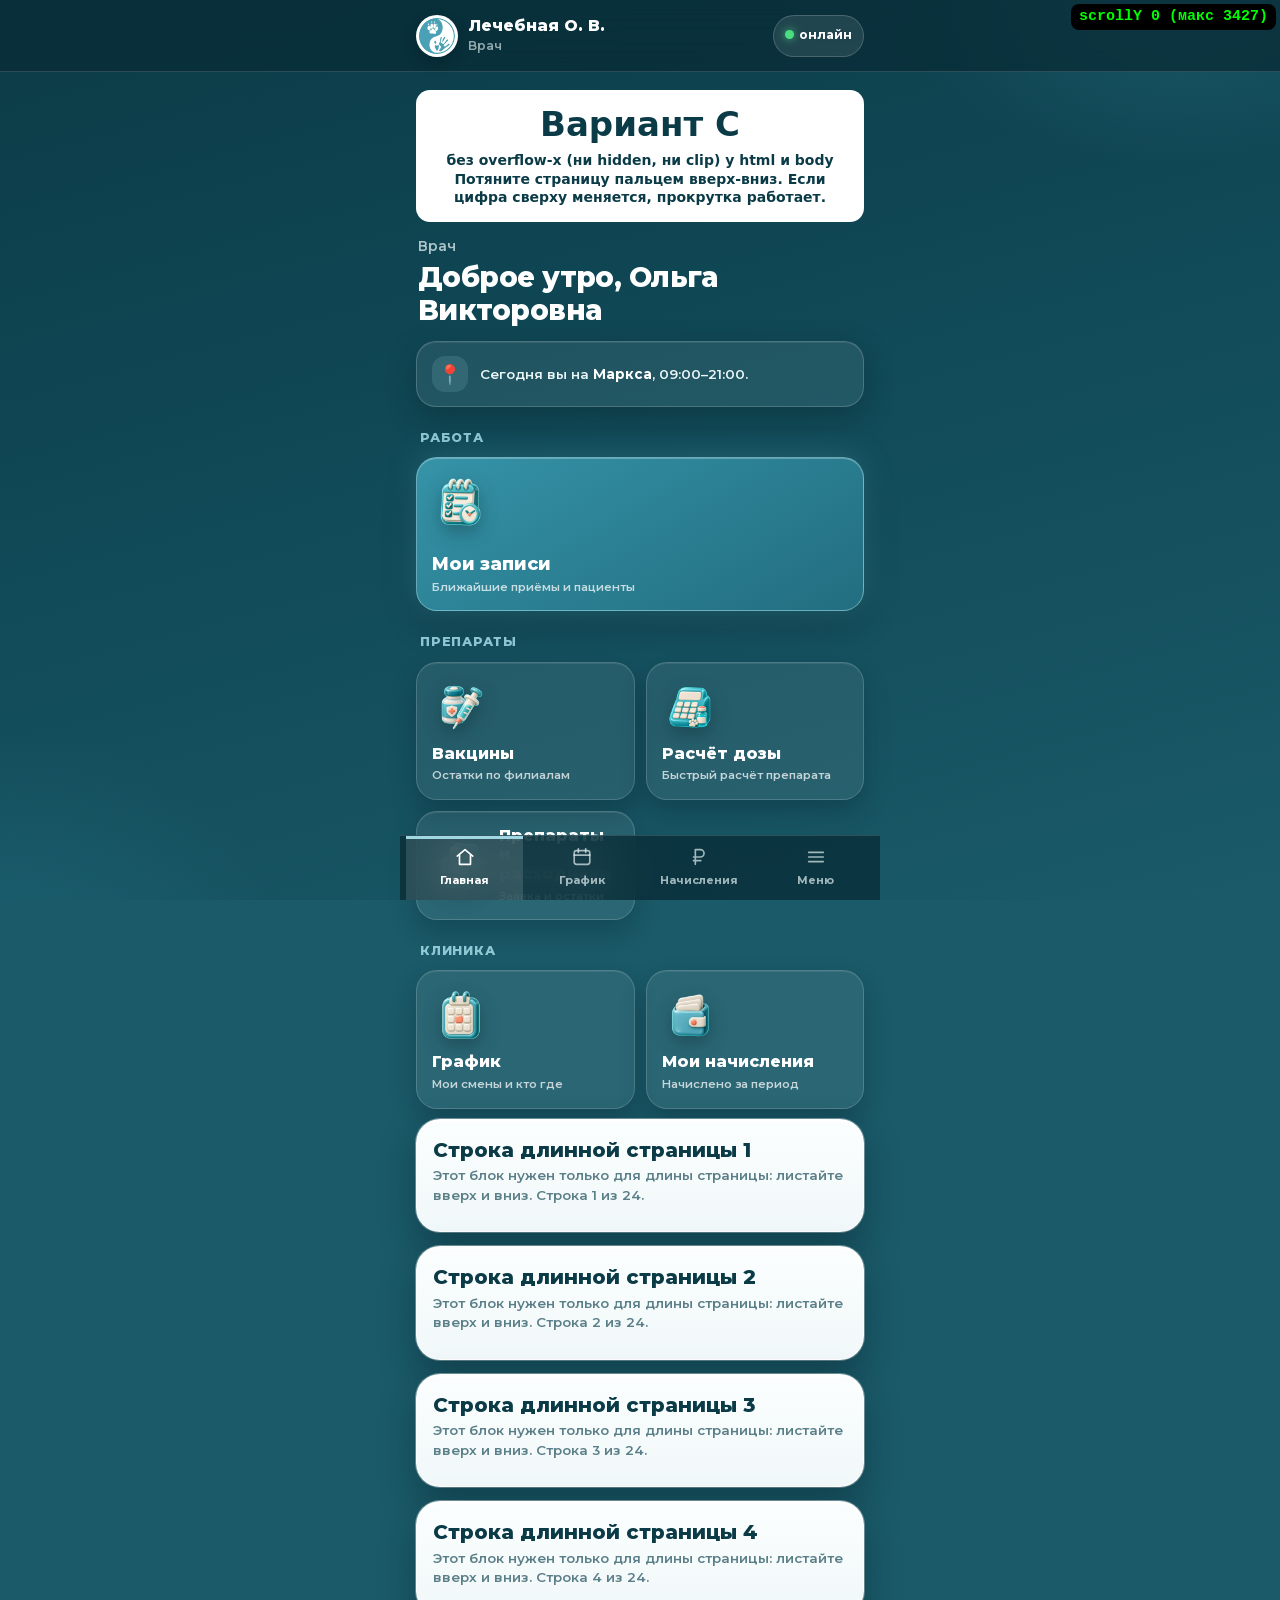
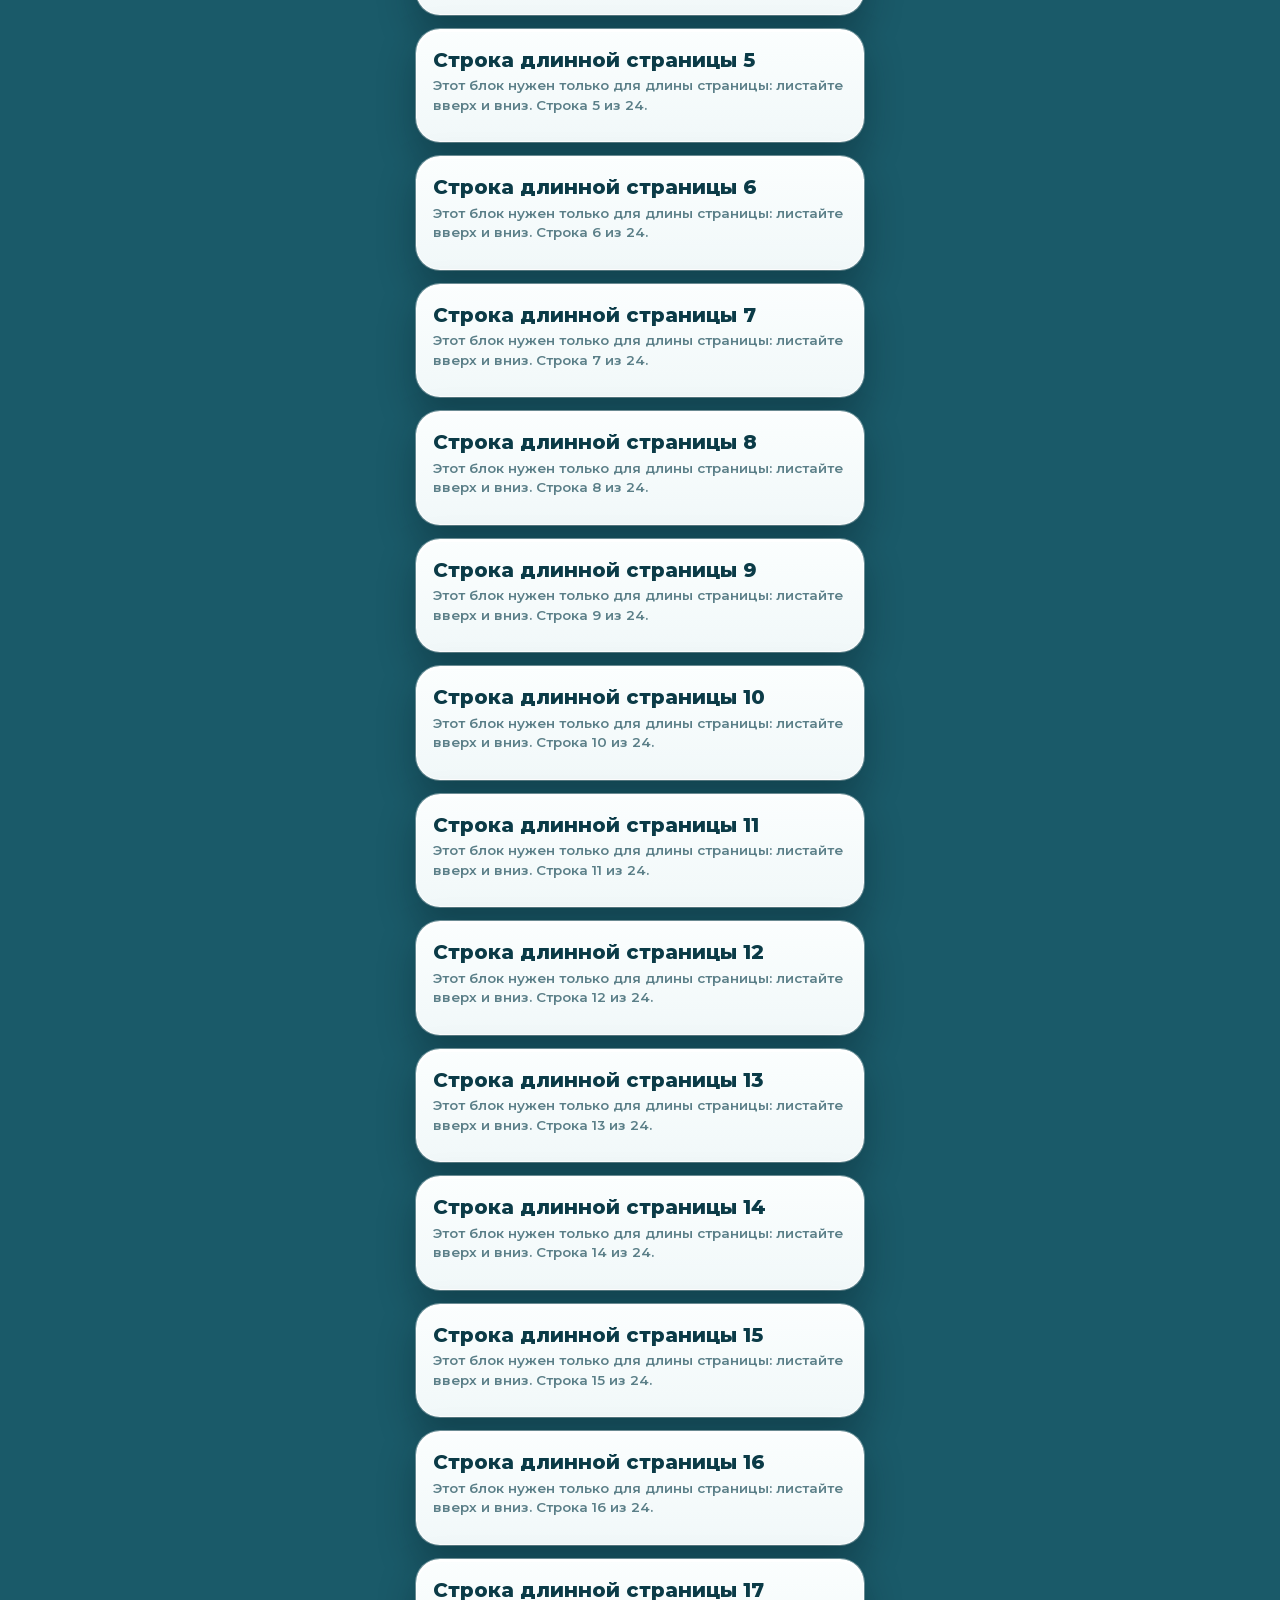
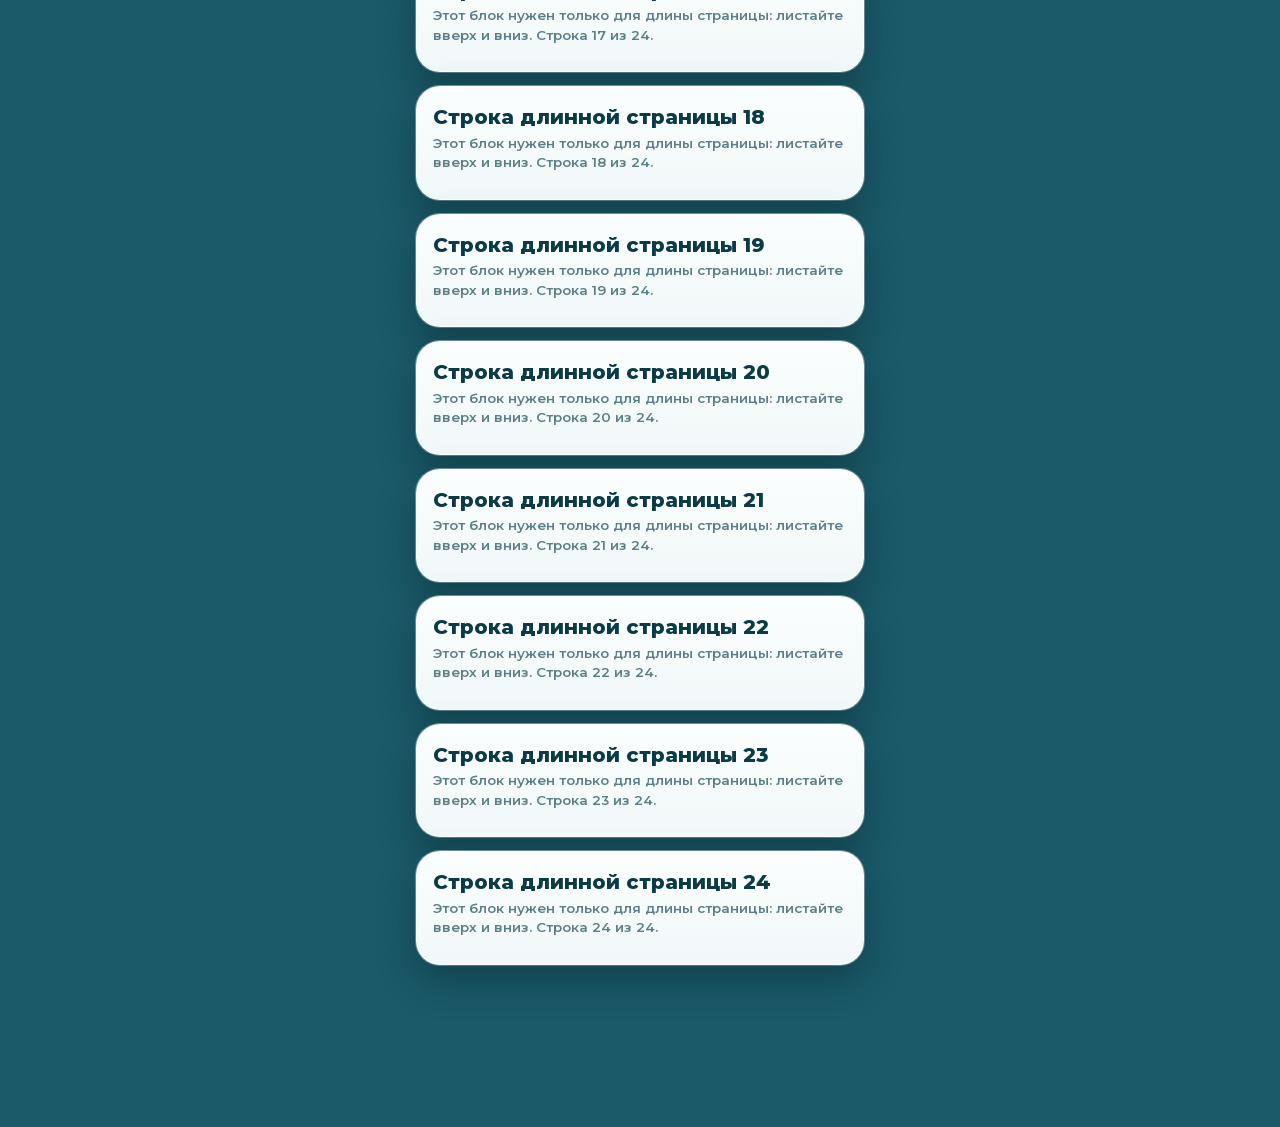
<file: scroll-lab/c.html>
<!doctype html>
<html lang="ru"><head><meta charset="utf-8">
<meta name="viewport" content="width=device-width,initial-scale=1,viewport-fit=cover">
<meta name="robots" content="noindex,nofollow"><title>Лаборатория прокрутки: Вариант C</title>
<base href="../">
<link rel="stylesheet" href="styles/view.css"><link rel="stylesheet" href="ui2-common.css">
<style>
.lab-banner{margin:0 0 14px;padding:16px;border-radius:14px;background:#fff;color:#0B3B47;font:800 34px/1.1 system-ui,sans-serif;text-align:center}
.lab-banner small{display:block;margin-top:8px;font:600 14px/1.3 system-ui,sans-serif}
#ly{position:fixed;top:4px;right:4px;z-index:2147483000;background:#000;color:#0f0;font:700 15px/1.2 monospace;padding:4px 8px;border-radius:8px;pointer-events:none}
html,body,body.ui2{overflow-x:visible!important;overflow:visible!important}
</style></head><body class="ui2">
<svg width="0" height="0" style="position:absolute" aria-hidden="true">
  <symbol id="evro" viewBox="0 0 153 153">
    <path fill-rule="evenodd" clip-rule="evenodd" d="M76.5 153C118.75 153 153 118.75 153 76.5C153 34.2502 118.75 0 76.5 0C34.2502 0 7.62939e-06 34.2502 7.62939e-06 76.5C7.62939e-06 118.75 34.2502 153 76.5 153ZM147.984 76.5C147.984 115.854 116.058 147.9 76.5 147.9C36.9422 147.9 5.0164 115.854 5.0164 76.5C5.0164 37.146 36.9422 5.1 76.5 5.1C116.058 5.1 147.984 37.146 147.984 76.5Z" fill="currentColor"></path>
    <path fill-rule="evenodd" clip-rule="evenodd" d="M104.235 110.507L101.713 109.577C101.454 109.448 101.192 109.307 100.911 109.158L92.0613 104.124C93.7572 87.9425 100.1 81.668 93.8665 79.2791C88.5344 83.7095 90.2801 97.6915 89.4406 101.035C88.1276 106.257 77.3674 107.281 94.4012 122.07C88.8166 137.048 86.5967 131.684 85.2076 139.757C95.877 146.975 103.086 131.194 120.291 121.268C123.789 119.251 129.441 116.645 130.408 111.774C123.56 104.937 120.831 118.945 110.073 121.47C100.941 115.526 106.504 112.48 113.079 105.957C122.803 96.3075 127.596 95.8795 120.568 90.4803C114.505 94.2346 111.626 104.259 104.235 110.507Z" fill="currentColor"></path>
    <path fill-rule="evenodd" clip-rule="evenodd" d="M69.0339 114.63C65.6412 119.645 67.1917 121.988 69.1531 127.379C80.3909 158.269 85.0626 117.956 85.4749 116.523C80.8614 114.289 86.0917 115.688 76.7221 116.698C69.6617 117.457 74.8336 116.014 69.0339 114.63Z" fill="currentColor"></path>
    <path fill-rule="evenodd" clip-rule="evenodd" d="M110.04 79.8543C104.3 80.6431 97.437 97.876 99.881 102.569C103.402 101.168 104.635 95.3968 107.149 91.4622C110.076 86.8814 114.342 83.0978 110.04 79.8543Z" fill="currentColor"></path>
    <path fill-rule="evenodd" clip-rule="evenodd" d="M71.7469 109.428C79.0196 99.1578 62.9678 87.8127 65.2322 106.194C67.865 108.534 69.4642 108.817 71.7469 109.428Z" fill="currentColor"></path>
    <path d="M56.0723 3.01889C109.137 -3.58652 111.575 61.1931 80.6329 75.7523C72.5325 79.5621 47.2823 79.9911 44.7579 110.164C42.671 135.118 59.4646 143.865 73.9434 151.865C57.9094 154.195 36.16 144.991 22.4385 130.959C-4.07323 103.853 -7.33261 62.2603 13.9464 32.1996C24.1785 17.7422 44.6251 4.4432 56.0723 3.01889ZM54.961 23.5472C49.3346 25.3146 48.545 29.6113 48.211 36.015C48.3073 36.2657 48.7122 35.0253 48.5069 37.8529C48.4981 37.9813 48.2022 38.6965 48.2071 38.5433C48.2115 38.3743 47.9165 39.0186 47.7774 39.2581L46.8575 36.679C46.8245 36.1667 46.6466 36.0179 46.5069 35.7015C42.6559 22.9032 24.367 50.4993 46.2579 52.9095C41.9463 60.0659 44.2096 67.0441 56.8282 66.3001C65.0201 65.8183 75.1757 72.91 72.4542 56.8597L70.4532 54.888L75.8585 55.558C81.2046 50.443 85.1594 39.9187 76.7735 35.5755C72.9434 37.4781 74.984 37.2771 72.3467 39.891C70.5263 45.4189 72.0293 41.8358 70.1124 42.8587C68.7901 46.7115 67.7105 48.0367 68.3985 52.4632C70.0254 53.734 68.9506 51.5377 70.4434 54.8802C67.4027 53.3563 70.2965 55.287 69.1026 54.1244C67.9133 52.9641 68.4473 53.5373 67.6143 52.2904C64.0788 48.4911 63.1601 45.0462 56.0948 46.5208C59.6055 41.1874 63.2229 27.4327 54.961 23.5472ZM49.1671 40.2943C50.1083 44.0173 51.9926 45.359 56.0948 46.5199C54.254 49.679 50.0668 51.8315 46.5098 52.7728C49.9146 48.0371 48.9818 46.1673 49.1671 40.2943ZM64.6251 23.0247C60.2006 29.377 59.4801 37.2495 63.0801 44.1117C66.5195 44.5008 68.1334 43.6259 70.1104 42.8646L71.1954 40.1605C72.4616 35.4793 73.7311 23.5321 64.6251 23.0247ZM77.1026 24.9369C75.0767 25.659 73.9136 24.7801 73.6973 28.8236C73.5178 32.1856 74.0787 31.7403 75.9688 32.8441C78.1432 29.7124 78.0222 28.8906 77.1026 24.9369ZM40.1602 22.9203C38.3853 23.814 38.2426 22.169 37.7286 25.8578C37.2409 29.3543 38.2711 28.8185 39.6055 29.9124C41.3771 28.933 41.3686 30.2922 41.9864 27.1419C42.8012 22.982 41.453 23.8573 40.1602 22.9203ZM54.7247 14.0296C54.0667 14.5381 53.0803 14.1034 52.5645 17.055C52.4423 17.7545 52.4849 18.9164 52.7022 19.6009C53.3972 21.7856 52.8919 20.1936 54.1309 21.5101C56.0038 19.9068 58.1545 18.0329 54.7247 14.0296ZM66.6563 13.3802C63.7429 15.2766 64.0104 17.2665 65.296 20.7826C68.8826 19.5598 69.7809 16.4142 66.6563 13.3802Z" fill="currentColor"></path>
  </symbol>
</svg>
<header id="hdr" class=""><div class="hl"><img class="logo" src="mark.svg" alt=""><div><b>Лечебная О. В.</b><small>Врач</small></div></div><div class="hb"><button class="pill" data-act="queue" title="Связь есть"><span class="net"></span>онлайн</button></div></header>
<main id="app"><div class="lab-banner">Вариант C<small>без overflow-x (ни hidden, ни clip) у html и body<br>Потяните страницу пальцем вверх-вниз. Если цифра сверху меняется, прокрутка работает.</small></div><section class="ui2-home-screen"><div class="ui2-greeting"><small>Врач</small><h1>Доброе утро, Ольга Викторовна</h1></div><div class="glass ui2-today"><span class="pin">📍</span><div>Сегодня вы на <b>Маркса</b>, 09:00–21:00.</div></div><div class="ui2-group-title">Работа</div><div class="ui2-role-tiles single"><button class="glass ui2-role-tile main" data-act="go" data-v="sched"><span class="ic"><img src="icons/10-my-appointments.png" alt=""></span><span><span class="t">Мои записи</span><span class="sub">Ближайшие приёмы и пациенты</span></span></button></div><div class="ui2-group-title">Препараты</div><div class="ui2-role-tiles"><button class="glass ui2-role-tile sm" data-act="go" data-v="vac"><span class="ic"><img src="icons/05-vaccines.png" alt=""></span><span><span class="t">Вакцины</span><span class="sub">Остатки по филиалам</span></span></button><button class="glass ui2-role-tile sm" data-act="prepare" data-k="dose_calculator"><span class="ic"><img src="icons/20-dose-calc.png" alt=""></span><span><span class="t">Расчёт дозы</span><span class="sub">Быстрый расчёт препарата</span></span></button><button class="glass ui2-role-tile sm" data-act="prepare" data-k="supplies"><span class="ic"><img src="icons/21-order.png" alt=""></span><span><span class="t">Препараты и расходники</span><span class="sub">Заявка и остатки</span></span></button></div><div class="ui2-group-title">Клиника</div><div class="ui2-role-tiles"><button class="glass ui2-role-tile sm" data-act="go" data-v="sched"><span class="ic"><img src="icons/08-my-schedule.png" alt=""></span><span><span class="t">График</span><span class="sub">Мои смены и кто где</span></span></button><button class="glass ui2-role-tile sm" data-act="go" data-v="work"><span class="ic"><img src="icons/09-my-accruals.png" alt=""></span><span><span class="t">Мои начисления</span><span class="sub">Начислено за период</span></span></button></div></section><section class="card"><h2>Строка длинной страницы 1</h2><p class="hint">Этот блок нужен только для длины страницы: листайте вверх и вниз. Строка 1 из 24.</p></section><section class="card"><h2>Строка длинной страницы 2</h2><p class="hint">Этот блок нужен только для длины страницы: листайте вверх и вниз. Строка 2 из 24.</p></section><section class="card"><h2>Строка длинной страницы 3</h2><p class="hint">Этот блок нужен только для длины страницы: листайте вверх и вниз. Строка 3 из 24.</p></section><section class="card"><h2>Строка длинной страницы 4</h2><p class="hint">Этот блок нужен только для длины страницы: листайте вверх и вниз. Строка 4 из 24.</p></section><section class="card"><h2>Строка длинной страницы 5</h2><p class="hint">Этот блок нужен только для длины страницы: листайте вверх и вниз. Строка 5 из 24.</p></section><section class="card"><h2>Строка длинной страницы 6</h2><p class="hint">Этот блок нужен только для длины страницы: листайте вверх и вниз. Строка 6 из 24.</p></section><section class="card"><h2>Строка длинной страницы 7</h2><p class="hint">Этот блок нужен только для длины страницы: листайте вверх и вниз. Строка 7 из 24.</p></section><section class="card"><h2>Строка длинной страницы 8</h2><p class="hint">Этот блок нужен только для длины страницы: листайте вверх и вниз. Строка 8 из 24.</p></section><section class="card"><h2>Строка длинной страницы 9</h2><p class="hint">Этот блок нужен только для длины страницы: листайте вверх и вниз. Строка 9 из 24.</p></section><section class="card"><h2>Строка длинной страницы 10</h2><p class="hint">Этот блок нужен только для длины страницы: листайте вверх и вниз. Строка 10 из 24.</p></section><section class="card"><h2>Строка длинной страницы 11</h2><p class="hint">Этот блок нужен только для длины страницы: листайте вверх и вниз. Строка 11 из 24.</p></section><section class="card"><h2>Строка длинной страницы 12</h2><p class="hint">Этот блок нужен только для длины страницы: листайте вверх и вниз. Строка 12 из 24.</p></section><section class="card"><h2>Строка длинной страницы 13</h2><p class="hint">Этот блок нужен только для длины страницы: листайте вверх и вниз. Строка 13 из 24.</p></section><section class="card"><h2>Строка длинной страницы 14</h2><p class="hint">Этот блок нужен только для длины страницы: листайте вверх и вниз. Строка 14 из 24.</p></section><section class="card"><h2>Строка длинной страницы 15</h2><p class="hint">Этот блок нужен только для длины страницы: листайте вверх и вниз. Строка 15 из 24.</p></section><section class="card"><h2>Строка длинной страницы 16</h2><p class="hint">Этот блок нужен только для длины страницы: листайте вверх и вниз. Строка 16 из 24.</p></section><section class="card"><h2>Строка длинной страницы 17</h2><p class="hint">Этот блок нужен только для длины страницы: листайте вверх и вниз. Строка 17 из 24.</p></section><section class="card"><h2>Строка длинной страницы 18</h2><p class="hint">Этот блок нужен только для длины страницы: листайте вверх и вниз. Строка 18 из 24.</p></section><section class="card"><h2>Строка длинной страницы 19</h2><p class="hint">Этот блок нужен только для длины страницы: листайте вверх и вниз. Строка 19 из 24.</p></section><section class="card"><h2>Строка длинной страницы 20</h2><p class="hint">Этот блок нужен только для длины страницы: листайте вверх и вниз. Строка 20 из 24.</p></section><section class="card"><h2>Строка длинной страницы 21</h2><p class="hint">Этот блок нужен только для длины страницы: листайте вверх и вниз. Строка 21 из 24.</p></section><section class="card"><h2>Строка длинной страницы 22</h2><p class="hint">Этот блок нужен только для длины страницы: листайте вверх и вниз. Строка 22 из 24.</p></section><section class="card"><h2>Строка длинной страницы 23</h2><p class="hint">Этот блок нужен только для длины страницы: листайте вверх и вниз. Строка 23 из 24.</p></section><section class="card"><h2>Строка длинной страницы 24</h2><p class="hint">Этот блок нужен только для длины страницы: листайте вверх и вниз. Строка 24 из 24.</p></section></main>
<div id="barwrap"><nav class="nv ui2-bottom-nav"><button data-act="go" data-v="branch" class="on"><i><svg viewBox="0 0 24 24" fill="none" stroke="currentColor" stroke-width="1.8" stroke-linecap="round" stroke-linejoin="round"><path d="M3.5 11L12 4l8.5 7"></path><path d="M6 9.5V20h12V9.5"></path></svg></i>Главная</button><button data-act="go" data-v="sched" class=""><i><svg viewBox="0 0 24 24" fill="none" stroke="currentColor" stroke-width="1.8" stroke-linecap="round" stroke-linejoin="round"><rect x="3.5" y="5" width="17" height="15" rx="2.5"></rect><path d="M3.5 10h17M8 3v4M16 3v4"></path></svg></i>График</button><button data-act="go" data-v="work" class=""><i><svg viewBox="0 0 24 24" fill="none" stroke="currentColor" stroke-width="1.8" stroke-linecap="round" stroke-linejoin="round"><path d="M8 20V4h5.5a4 4 0 010 8H6M6 16h8"></path></svg></i>Начисления</button><button data-act="menu" class=""><i><svg viewBox="0 0 24 24" fill="none" stroke="currentColor" stroke-width="1.8" stroke-linecap="round"><path d="M4 7h16M4 12h16M4 17h16"></path></svg></i>Меню</button></nav></div>
<div id="toastwrap"></div>
<div id="ovwrap"></div>

















<div id="ly">scrollY 0</div><script>(function(){var el=document.getElementById('ly'),mx=0;function u(){var y=Math.round(window.scrollY||document.documentElement.scrollTop||document.body.scrollTop||0);if(y>mx)mx=y;el.textContent='scrollY '+y+' (макс '+mx+')'}window.addEventListener('scroll',u,{passive:true});setInterval(u,300);u()})();</script></body></html>
</file>
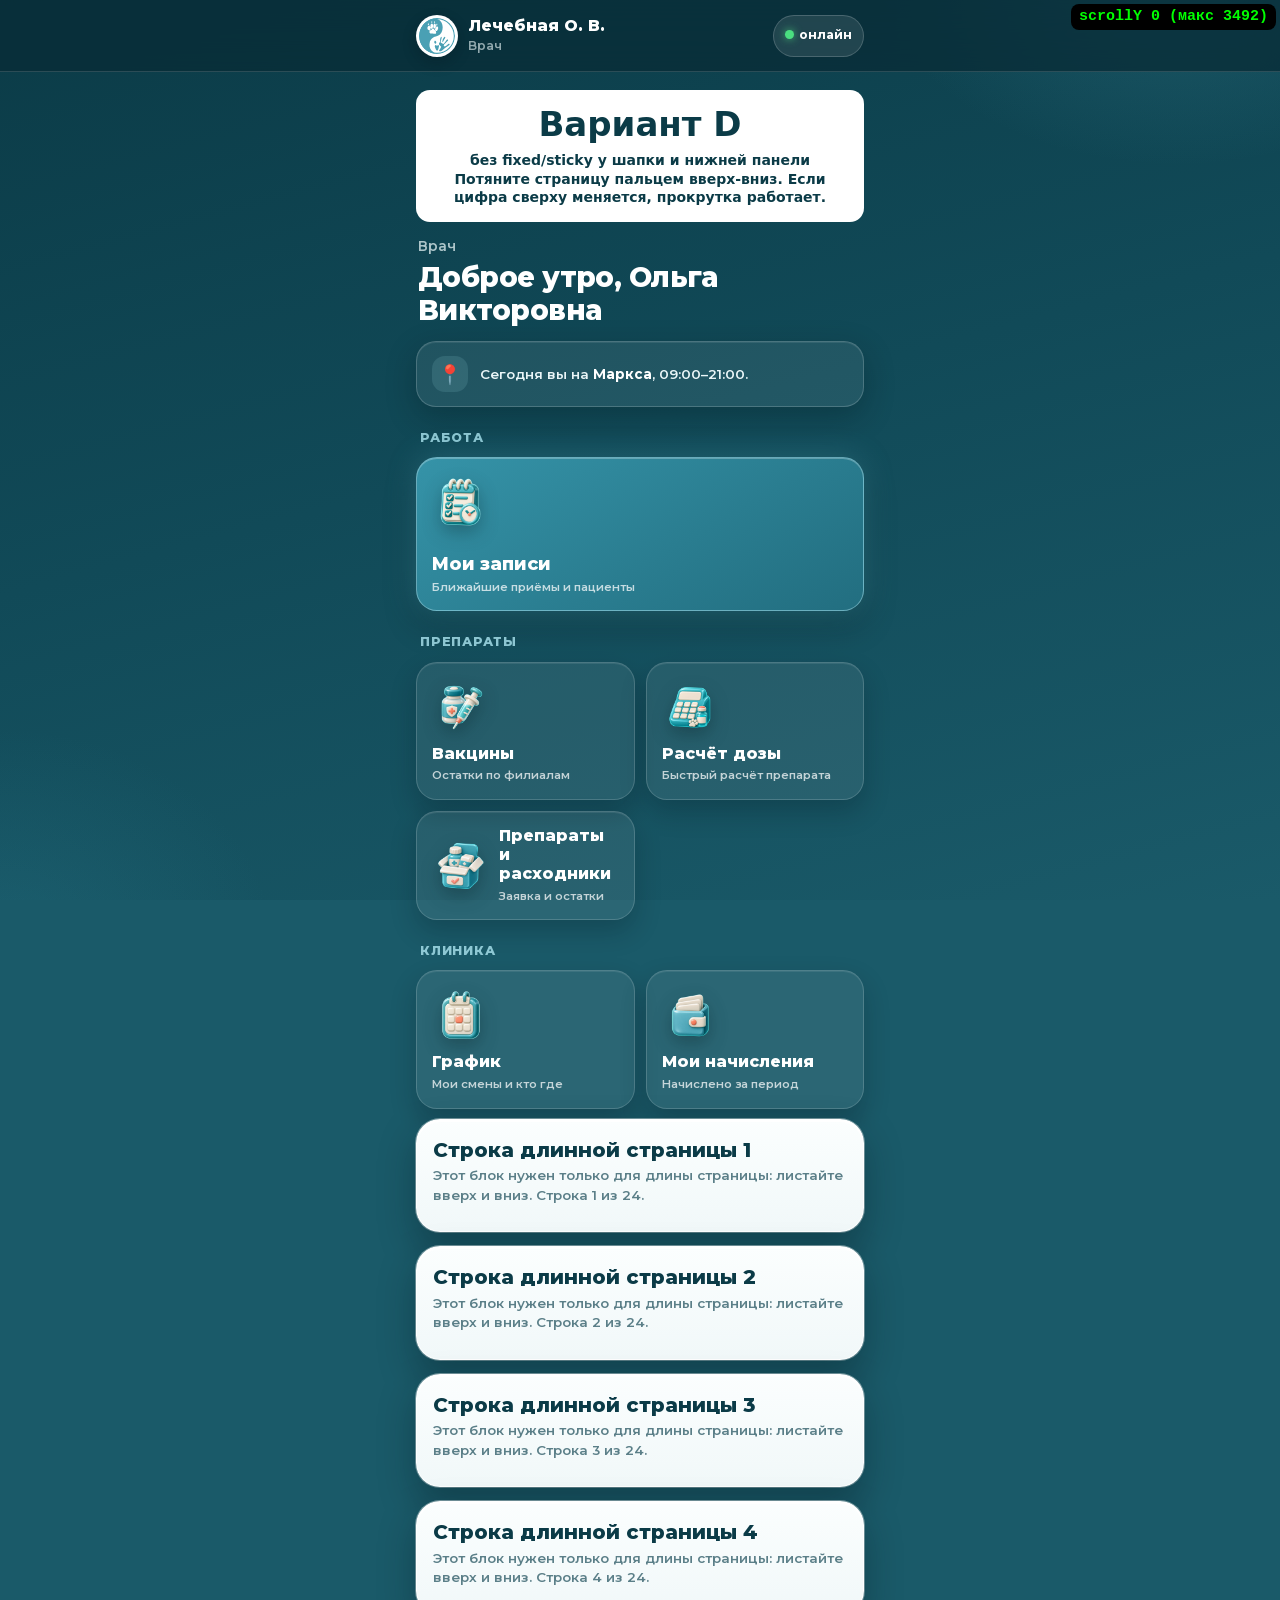
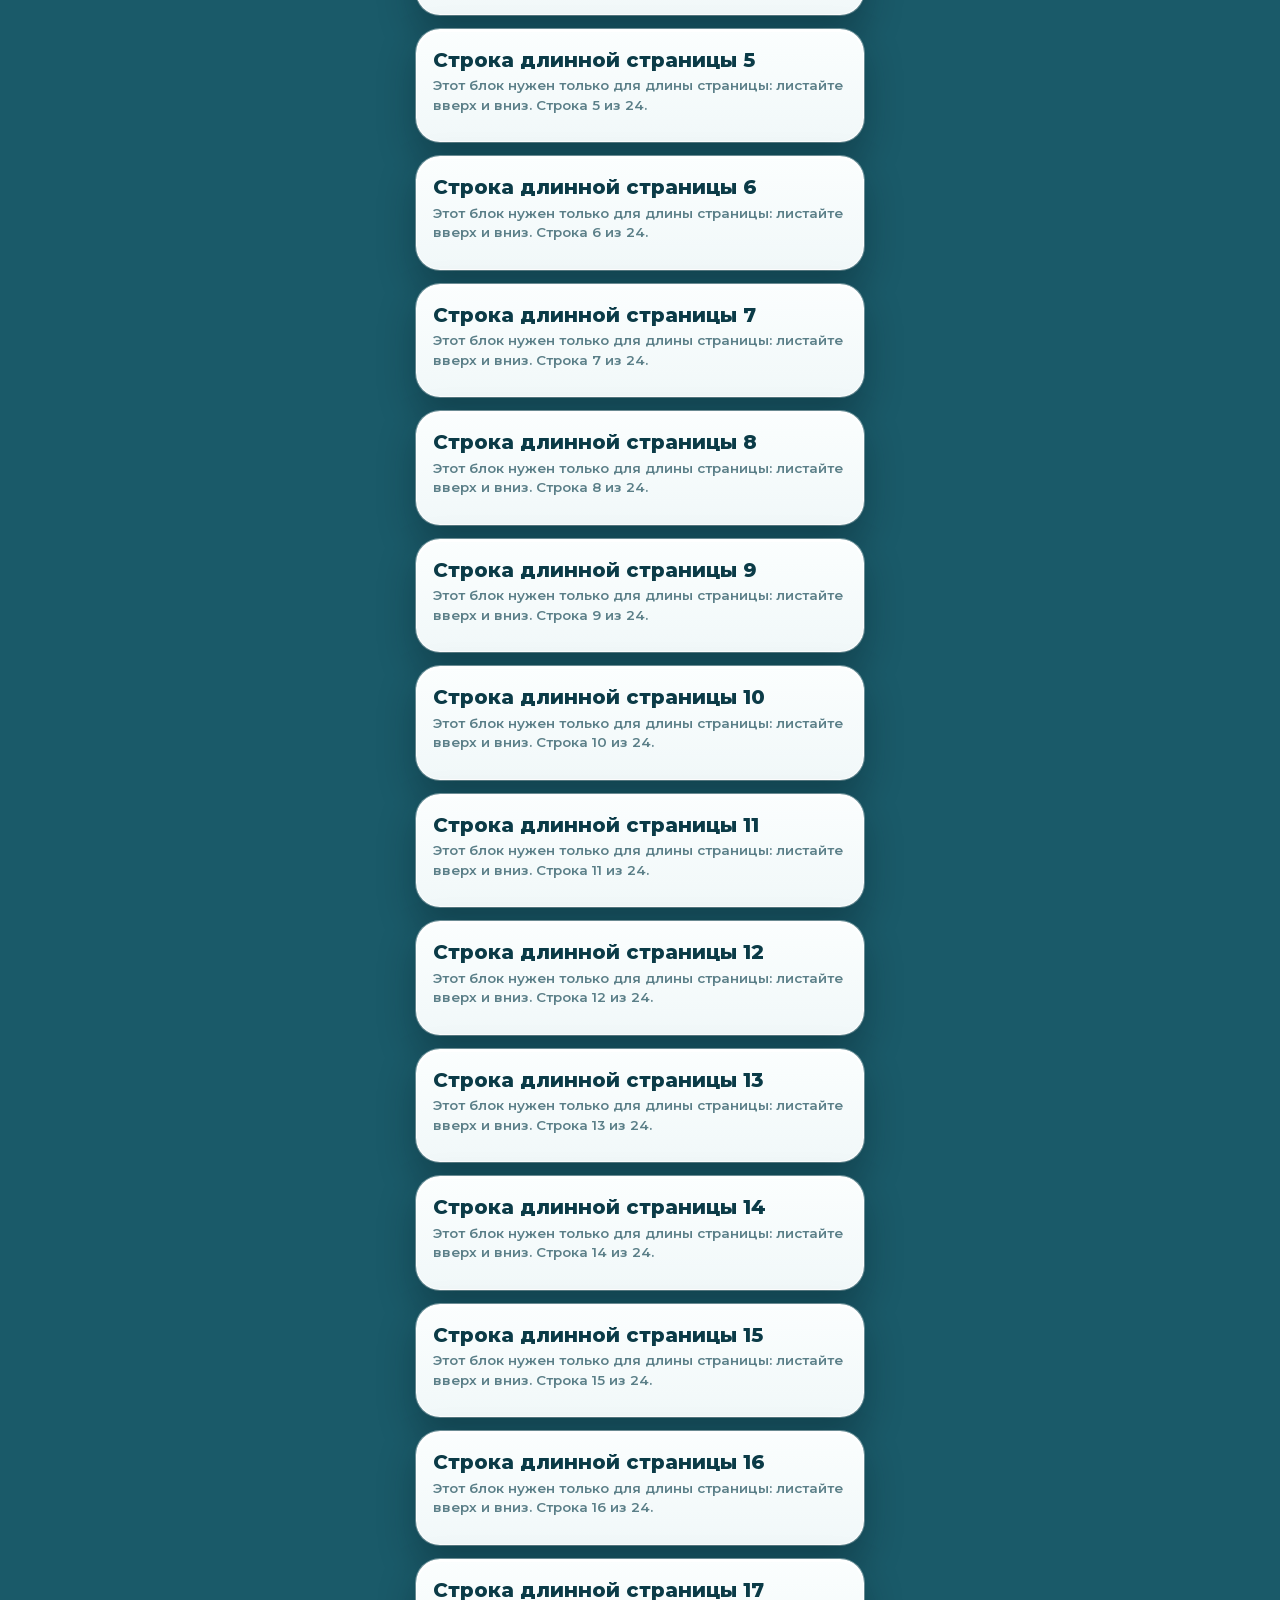
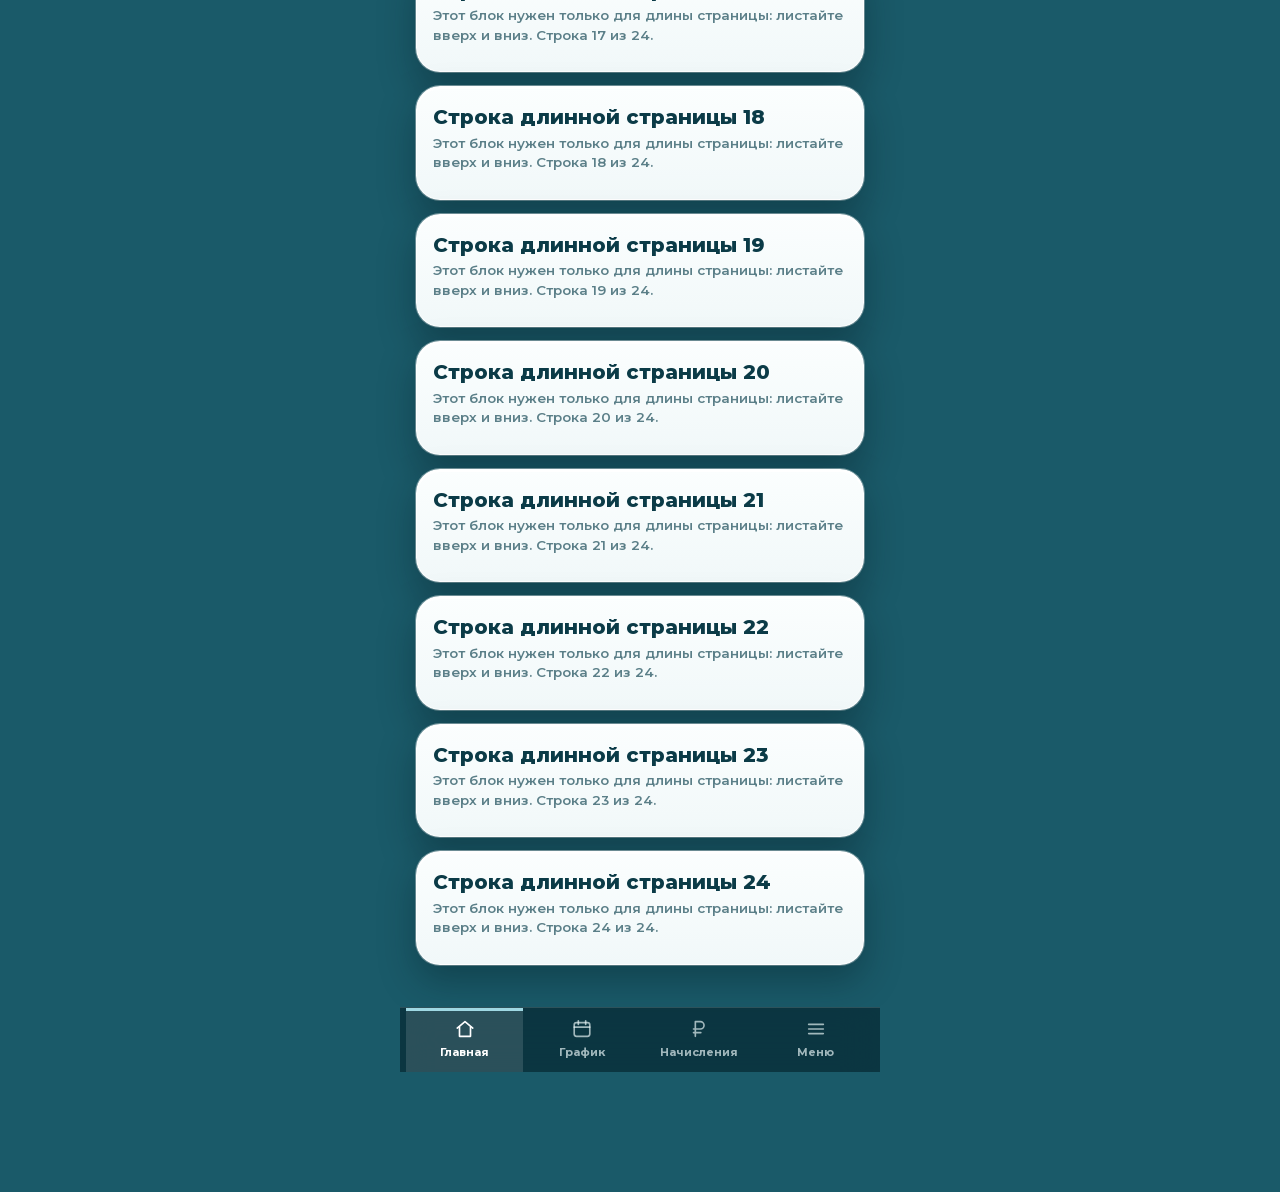
<file: scroll-lab/d.html>
<!doctype html>
<html lang="ru"><head><meta charset="utf-8">
<meta name="viewport" content="width=device-width,initial-scale=1,viewport-fit=cover">
<meta name="robots" content="noindex,nofollow"><title>Лаборатория прокрутки: Вариант D</title>
<base href="../">
<link rel="stylesheet" href="styles/view.css"><link rel="stylesheet" href="ui2-common.css">
<style>
.lab-banner{margin:0 0 14px;padding:16px;border-radius:14px;background:#fff;color:#0B3B47;font:800 34px/1.1 system-ui,sans-serif;text-align:center}
.lab-banner small{display:block;margin-top:8px;font:600 14px/1.3 system-ui,sans-serif}
#ly{position:fixed;top:4px;right:4px;z-index:2147483000;background:#000;color:#0f0;font:700 15px/1.2 monospace;padding:4px 8px;border-radius:8px;pointer-events:none}
header,body.ui2 header,.bar,.nv,body.ui2 .bar,body.ui2 .nv,.ui2-bottom-nav{position:static!important}
</style></head><body class="ui2">
<svg width="0" height="0" style="position:absolute" aria-hidden="true">
  <symbol id="evro" viewBox="0 0 153 153">
    <path fill-rule="evenodd" clip-rule="evenodd" d="M76.5 153C118.75 153 153 118.75 153 76.5C153 34.2502 118.75 0 76.5 0C34.2502 0 7.62939e-06 34.2502 7.62939e-06 76.5C7.62939e-06 118.75 34.2502 153 76.5 153ZM147.984 76.5C147.984 115.854 116.058 147.9 76.5 147.9C36.9422 147.9 5.0164 115.854 5.0164 76.5C5.0164 37.146 36.9422 5.1 76.5 5.1C116.058 5.1 147.984 37.146 147.984 76.5Z" fill="currentColor"></path>
    <path fill-rule="evenodd" clip-rule="evenodd" d="M104.235 110.507L101.713 109.577C101.454 109.448 101.192 109.307 100.911 109.158L92.0613 104.124C93.7572 87.9425 100.1 81.668 93.8665 79.2791C88.5344 83.7095 90.2801 97.6915 89.4406 101.035C88.1276 106.257 77.3674 107.281 94.4012 122.07C88.8166 137.048 86.5967 131.684 85.2076 139.757C95.877 146.975 103.086 131.194 120.291 121.268C123.789 119.251 129.441 116.645 130.408 111.774C123.56 104.937 120.831 118.945 110.073 121.47C100.941 115.526 106.504 112.48 113.079 105.957C122.803 96.3075 127.596 95.8795 120.568 90.4803C114.505 94.2346 111.626 104.259 104.235 110.507Z" fill="currentColor"></path>
    <path fill-rule="evenodd" clip-rule="evenodd" d="M69.0339 114.63C65.6412 119.645 67.1917 121.988 69.1531 127.379C80.3909 158.269 85.0626 117.956 85.4749 116.523C80.8614 114.289 86.0917 115.688 76.7221 116.698C69.6617 117.457 74.8336 116.014 69.0339 114.63Z" fill="currentColor"></path>
    <path fill-rule="evenodd" clip-rule="evenodd" d="M110.04 79.8543C104.3 80.6431 97.437 97.876 99.881 102.569C103.402 101.168 104.635 95.3968 107.149 91.4622C110.076 86.8814 114.342 83.0978 110.04 79.8543Z" fill="currentColor"></path>
    <path fill-rule="evenodd" clip-rule="evenodd" d="M71.7469 109.428C79.0196 99.1578 62.9678 87.8127 65.2322 106.194C67.865 108.534 69.4642 108.817 71.7469 109.428Z" fill="currentColor"></path>
    <path d="M56.0723 3.01889C109.137 -3.58652 111.575 61.1931 80.6329 75.7523C72.5325 79.5621 47.2823 79.9911 44.7579 110.164C42.671 135.118 59.4646 143.865 73.9434 151.865C57.9094 154.195 36.16 144.991 22.4385 130.959C-4.07323 103.853 -7.33261 62.2603 13.9464 32.1996C24.1785 17.7422 44.6251 4.4432 56.0723 3.01889ZM54.961 23.5472C49.3346 25.3146 48.545 29.6113 48.211 36.015C48.3073 36.2657 48.7122 35.0253 48.5069 37.8529C48.4981 37.9813 48.2022 38.6965 48.2071 38.5433C48.2115 38.3743 47.9165 39.0186 47.7774 39.2581L46.8575 36.679C46.8245 36.1667 46.6466 36.0179 46.5069 35.7015C42.6559 22.9032 24.367 50.4993 46.2579 52.9095C41.9463 60.0659 44.2096 67.0441 56.8282 66.3001C65.0201 65.8183 75.1757 72.91 72.4542 56.8597L70.4532 54.888L75.8585 55.558C81.2046 50.443 85.1594 39.9187 76.7735 35.5755C72.9434 37.4781 74.984 37.2771 72.3467 39.891C70.5263 45.4189 72.0293 41.8358 70.1124 42.8587C68.7901 46.7115 67.7105 48.0367 68.3985 52.4632C70.0254 53.734 68.9506 51.5377 70.4434 54.8802C67.4027 53.3563 70.2965 55.287 69.1026 54.1244C67.9133 52.9641 68.4473 53.5373 67.6143 52.2904C64.0788 48.4911 63.1601 45.0462 56.0948 46.5208C59.6055 41.1874 63.2229 27.4327 54.961 23.5472ZM49.1671 40.2943C50.1083 44.0173 51.9926 45.359 56.0948 46.5199C54.254 49.679 50.0668 51.8315 46.5098 52.7728C49.9146 48.0371 48.9818 46.1673 49.1671 40.2943ZM64.6251 23.0247C60.2006 29.377 59.4801 37.2495 63.0801 44.1117C66.5195 44.5008 68.1334 43.6259 70.1104 42.8646L71.1954 40.1605C72.4616 35.4793 73.7311 23.5321 64.6251 23.0247ZM77.1026 24.9369C75.0767 25.659 73.9136 24.7801 73.6973 28.8236C73.5178 32.1856 74.0787 31.7403 75.9688 32.8441C78.1432 29.7124 78.0222 28.8906 77.1026 24.9369ZM40.1602 22.9203C38.3853 23.814 38.2426 22.169 37.7286 25.8578C37.2409 29.3543 38.2711 28.8185 39.6055 29.9124C41.3771 28.933 41.3686 30.2922 41.9864 27.1419C42.8012 22.982 41.453 23.8573 40.1602 22.9203ZM54.7247 14.0296C54.0667 14.5381 53.0803 14.1034 52.5645 17.055C52.4423 17.7545 52.4849 18.9164 52.7022 19.6009C53.3972 21.7856 52.8919 20.1936 54.1309 21.5101C56.0038 19.9068 58.1545 18.0329 54.7247 14.0296ZM66.6563 13.3802C63.7429 15.2766 64.0104 17.2665 65.296 20.7826C68.8826 19.5598 69.7809 16.4142 66.6563 13.3802Z" fill="currentColor"></path>
  </symbol>
</svg>
<header id="hdr" class=""><div class="hl"><img class="logo" src="mark.svg" alt=""><div><b>Лечебная О. В.</b><small>Врач</small></div></div><div class="hb"><button class="pill" data-act="queue" title="Связь есть"><span class="net"></span>онлайн</button></div></header>
<main id="app"><div class="lab-banner">Вариант D<small>без fixed/sticky у шапки и нижней панели<br>Потяните страницу пальцем вверх-вниз. Если цифра сверху меняется, прокрутка работает.</small></div><section class="ui2-home-screen"><div class="ui2-greeting"><small>Врач</small><h1>Доброе утро, Ольга Викторовна</h1></div><div class="glass ui2-today"><span class="pin">📍</span><div>Сегодня вы на <b>Маркса</b>, 09:00–21:00.</div></div><div class="ui2-group-title">Работа</div><div class="ui2-role-tiles single"><button class="glass ui2-role-tile main" data-act="go" data-v="sched"><span class="ic"><img src="icons/10-my-appointments.png" alt=""></span><span><span class="t">Мои записи</span><span class="sub">Ближайшие приёмы и пациенты</span></span></button></div><div class="ui2-group-title">Препараты</div><div class="ui2-role-tiles"><button class="glass ui2-role-tile sm" data-act="go" data-v="vac"><span class="ic"><img src="icons/05-vaccines.png" alt=""></span><span><span class="t">Вакцины</span><span class="sub">Остатки по филиалам</span></span></button><button class="glass ui2-role-tile sm" data-act="prepare" data-k="dose_calculator"><span class="ic"><img src="icons/20-dose-calc.png" alt=""></span><span><span class="t">Расчёт дозы</span><span class="sub">Быстрый расчёт препарата</span></span></button><button class="glass ui2-role-tile sm" data-act="prepare" data-k="supplies"><span class="ic"><img src="icons/21-order.png" alt=""></span><span><span class="t">Препараты и расходники</span><span class="sub">Заявка и остатки</span></span></button></div><div class="ui2-group-title">Клиника</div><div class="ui2-role-tiles"><button class="glass ui2-role-tile sm" data-act="go" data-v="sched"><span class="ic"><img src="icons/08-my-schedule.png" alt=""></span><span><span class="t">График</span><span class="sub">Мои смены и кто где</span></span></button><button class="glass ui2-role-tile sm" data-act="go" data-v="work"><span class="ic"><img src="icons/09-my-accruals.png" alt=""></span><span><span class="t">Мои начисления</span><span class="sub">Начислено за период</span></span></button></div></section><section class="card"><h2>Строка длинной страницы 1</h2><p class="hint">Этот блок нужен только для длины страницы: листайте вверх и вниз. Строка 1 из 24.</p></section><section class="card"><h2>Строка длинной страницы 2</h2><p class="hint">Этот блок нужен только для длины страницы: листайте вверх и вниз. Строка 2 из 24.</p></section><section class="card"><h2>Строка длинной страницы 3</h2><p class="hint">Этот блок нужен только для длины страницы: листайте вверх и вниз. Строка 3 из 24.</p></section><section class="card"><h2>Строка длинной страницы 4</h2><p class="hint">Этот блок нужен только для длины страницы: листайте вверх и вниз. Строка 4 из 24.</p></section><section class="card"><h2>Строка длинной страницы 5</h2><p class="hint">Этот блок нужен только для длины страницы: листайте вверх и вниз. Строка 5 из 24.</p></section><section class="card"><h2>Строка длинной страницы 6</h2><p class="hint">Этот блок нужен только для длины страницы: листайте вверх и вниз. Строка 6 из 24.</p></section><section class="card"><h2>Строка длинной страницы 7</h2><p class="hint">Этот блок нужен только для длины страницы: листайте вверх и вниз. Строка 7 из 24.</p></section><section class="card"><h2>Строка длинной страницы 8</h2><p class="hint">Этот блок нужен только для длины страницы: листайте вверх и вниз. Строка 8 из 24.</p></section><section class="card"><h2>Строка длинной страницы 9</h2><p class="hint">Этот блок нужен только для длины страницы: листайте вверх и вниз. Строка 9 из 24.</p></section><section class="card"><h2>Строка длинной страницы 10</h2><p class="hint">Этот блок нужен только для длины страницы: листайте вверх и вниз. Строка 10 из 24.</p></section><section class="card"><h2>Строка длинной страницы 11</h2><p class="hint">Этот блок нужен только для длины страницы: листайте вверх и вниз. Строка 11 из 24.</p></section><section class="card"><h2>Строка длинной страницы 12</h2><p class="hint">Этот блок нужен только для длины страницы: листайте вверх и вниз. Строка 12 из 24.</p></section><section class="card"><h2>Строка длинной страницы 13</h2><p class="hint">Этот блок нужен только для длины страницы: листайте вверх и вниз. Строка 13 из 24.</p></section><section class="card"><h2>Строка длинной страницы 14</h2><p class="hint">Этот блок нужен только для длины страницы: листайте вверх и вниз. Строка 14 из 24.</p></section><section class="card"><h2>Строка длинной страницы 15</h2><p class="hint">Этот блок нужен только для длины страницы: листайте вверх и вниз. Строка 15 из 24.</p></section><section class="card"><h2>Строка длинной страницы 16</h2><p class="hint">Этот блок нужен только для длины страницы: листайте вверх и вниз. Строка 16 из 24.</p></section><section class="card"><h2>Строка длинной страницы 17</h2><p class="hint">Этот блок нужен только для длины страницы: листайте вверх и вниз. Строка 17 из 24.</p></section><section class="card"><h2>Строка длинной страницы 18</h2><p class="hint">Этот блок нужен только для длины страницы: листайте вверх и вниз. Строка 18 из 24.</p></section><section class="card"><h2>Строка длинной страницы 19</h2><p class="hint">Этот блок нужен только для длины страницы: листайте вверх и вниз. Строка 19 из 24.</p></section><section class="card"><h2>Строка длинной страницы 20</h2><p class="hint">Этот блок нужен только для длины страницы: листайте вверх и вниз. Строка 20 из 24.</p></section><section class="card"><h2>Строка длинной страницы 21</h2><p class="hint">Этот блок нужен только для длины страницы: листайте вверх и вниз. Строка 21 из 24.</p></section><section class="card"><h2>Строка длинной страницы 22</h2><p class="hint">Этот блок нужен только для длины страницы: листайте вверх и вниз. Строка 22 из 24.</p></section><section class="card"><h2>Строка длинной страницы 23</h2><p class="hint">Этот блок нужен только для длины страницы: листайте вверх и вниз. Строка 23 из 24.</p></section><section class="card"><h2>Строка длинной страницы 24</h2><p class="hint">Этот блок нужен только для длины страницы: листайте вверх и вниз. Строка 24 из 24.</p></section></main>
<div id="barwrap"><nav class="nv ui2-bottom-nav"><button data-act="go" data-v="branch" class="on"><i><svg viewBox="0 0 24 24" fill="none" stroke="currentColor" stroke-width="1.8" stroke-linecap="round" stroke-linejoin="round"><path d="M3.5 11L12 4l8.5 7"></path><path d="M6 9.5V20h12V9.5"></path></svg></i>Главная</button><button data-act="go" data-v="sched" class=""><i><svg viewBox="0 0 24 24" fill="none" stroke="currentColor" stroke-width="1.8" stroke-linecap="round" stroke-linejoin="round"><rect x="3.5" y="5" width="17" height="15" rx="2.5"></rect><path d="M3.5 10h17M8 3v4M16 3v4"></path></svg></i>График</button><button data-act="go" data-v="work" class=""><i><svg viewBox="0 0 24 24" fill="none" stroke="currentColor" stroke-width="1.8" stroke-linecap="round" stroke-linejoin="round"><path d="M8 20V4h5.5a4 4 0 010 8H6M6 16h8"></path></svg></i>Начисления</button><button data-act="menu" class=""><i><svg viewBox="0 0 24 24" fill="none" stroke="currentColor" stroke-width="1.8" stroke-linecap="round"><path d="M4 7h16M4 12h16M4 17h16"></path></svg></i>Меню</button></nav></div>
<div id="toastwrap"></div>
<div id="ovwrap"></div>

















<div id="ly">scrollY 0</div><script>(function(){var el=document.getElementById('ly'),mx=0;function u(){var y=Math.round(window.scrollY||document.documentElement.scrollTop||document.body.scrollTop||0);if(y>mx)mx=y;el.textContent='scrollY '+y+' (макс '+mx+')'}window.addEventListener('scroll',u,{passive:true});setInterval(u,300);u()})();</script></body></html>
</file>
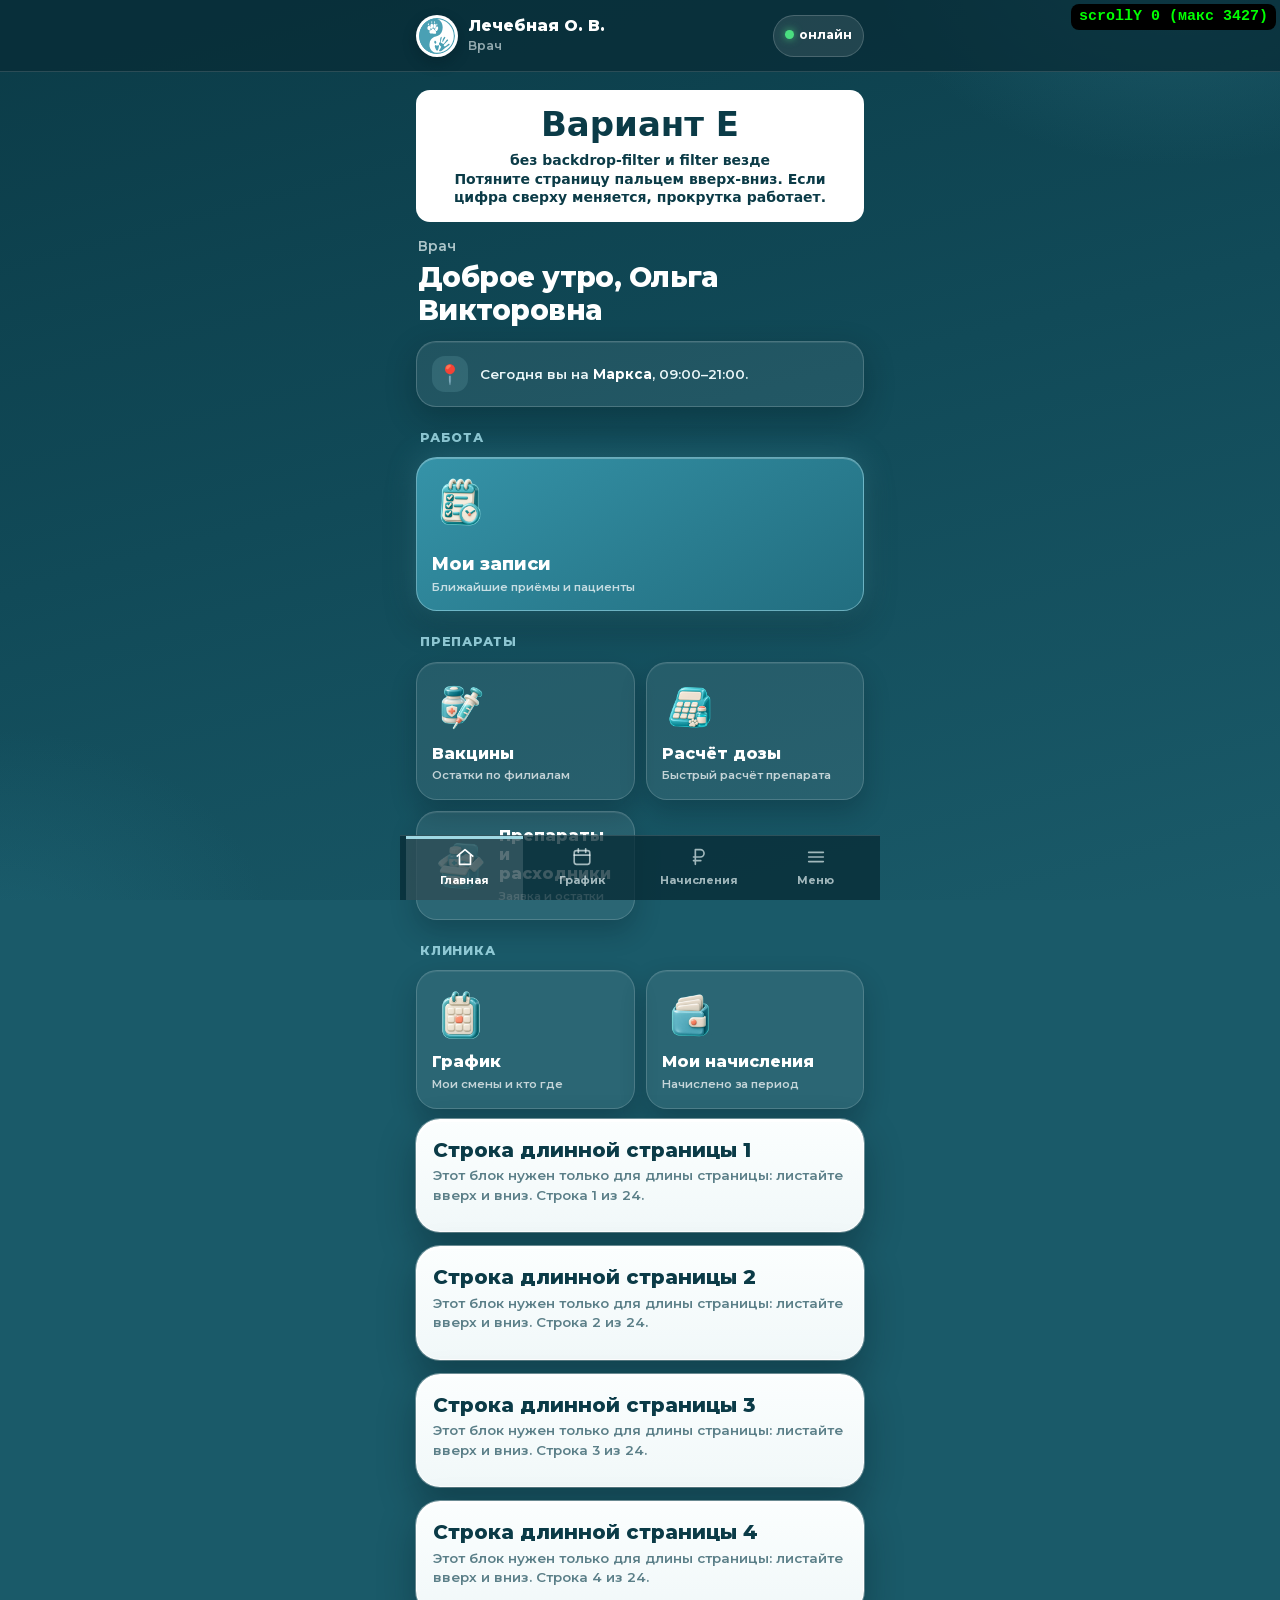
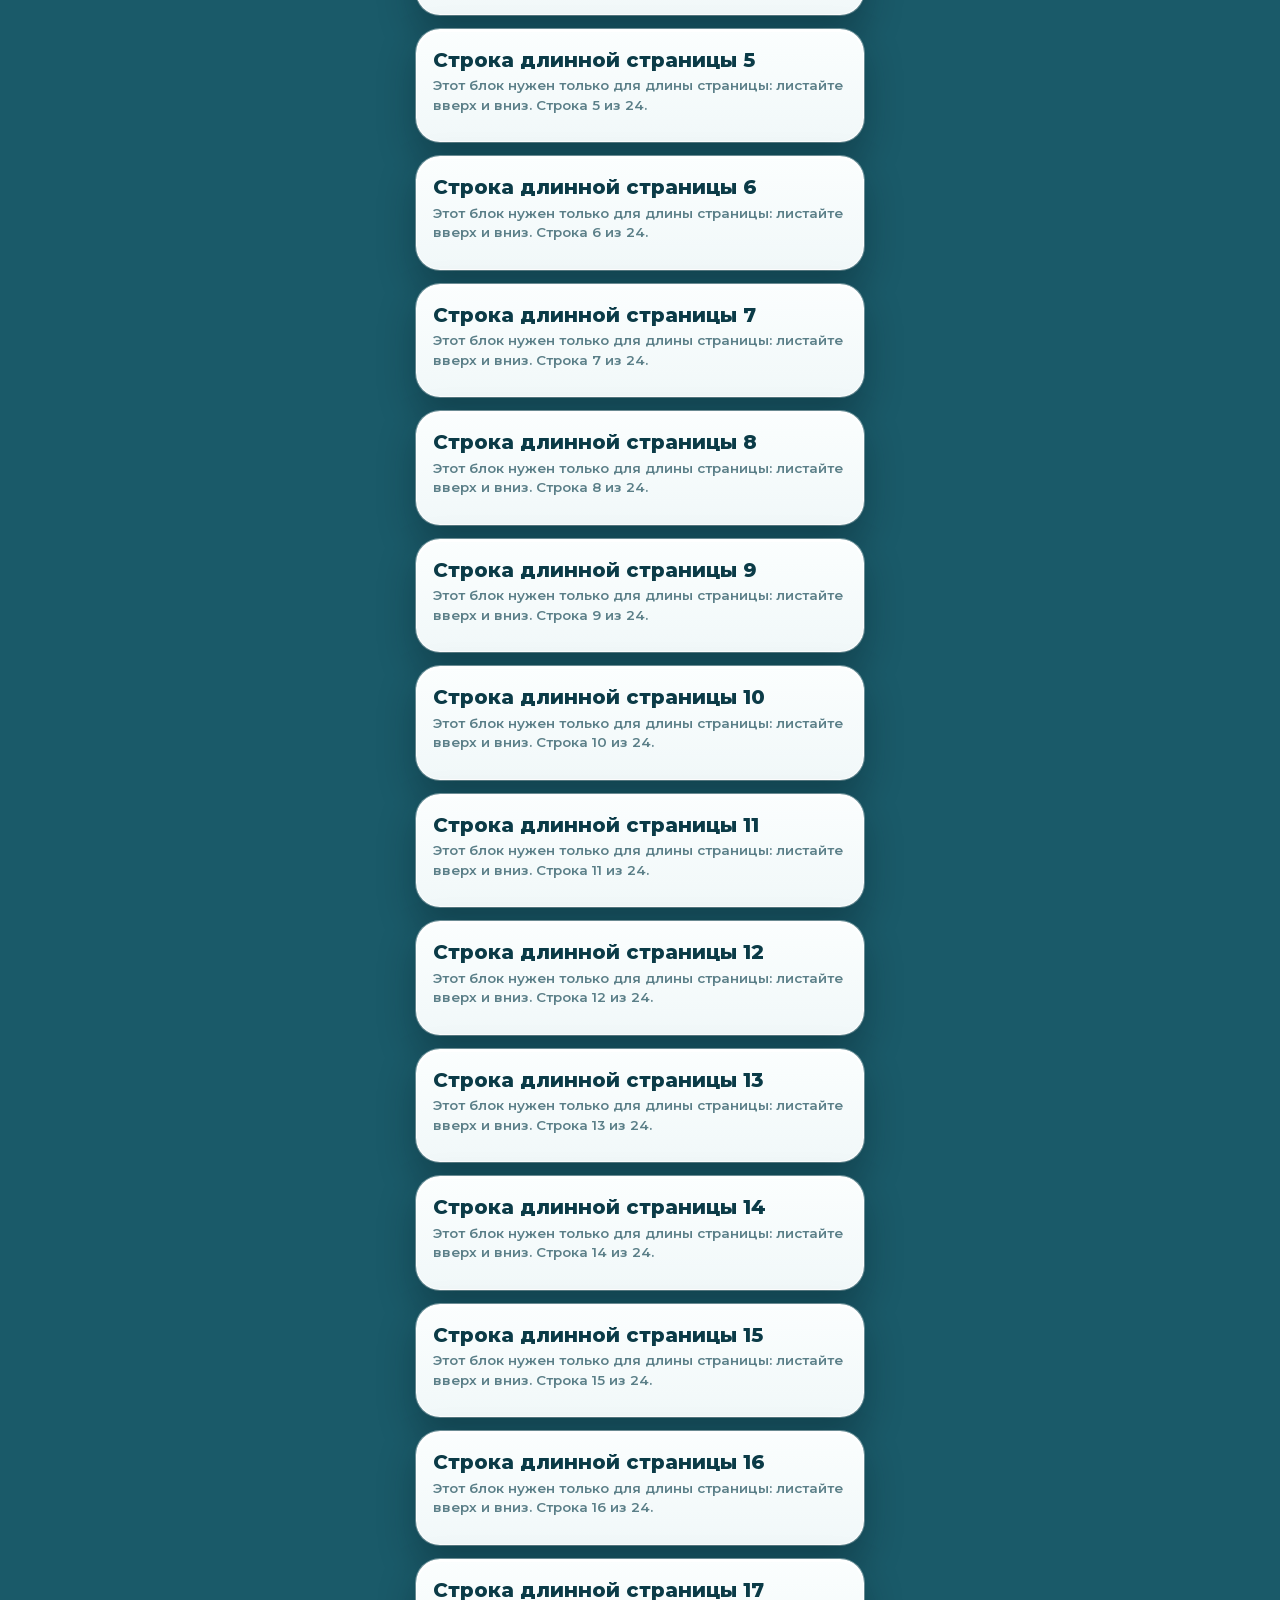
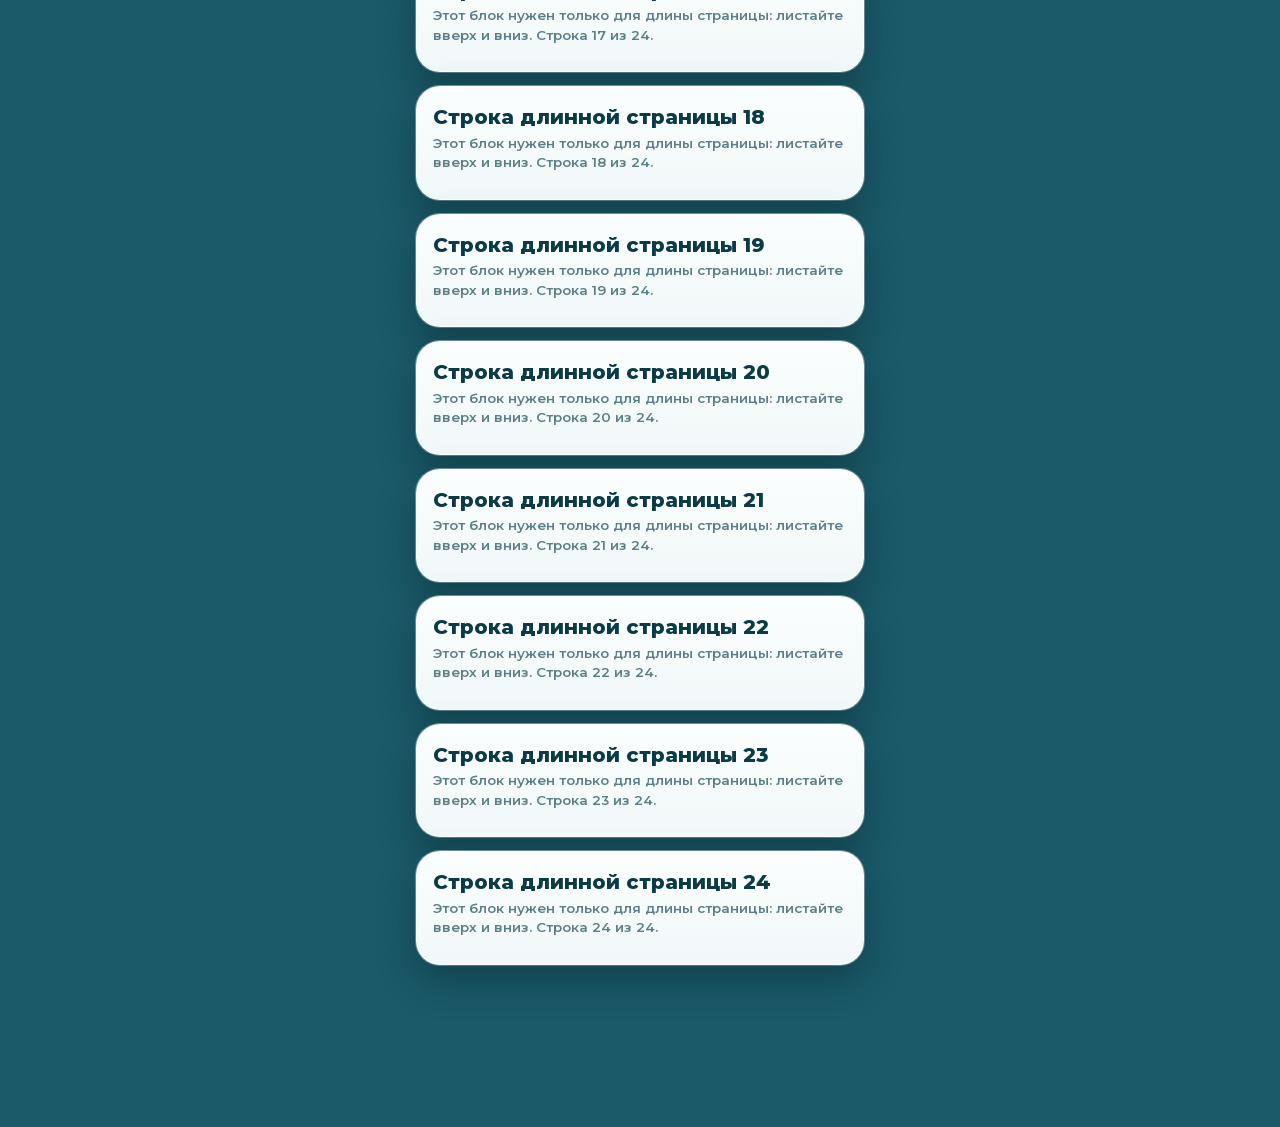
<file: scroll-lab/e.html>
<!doctype html>
<html lang="ru"><head><meta charset="utf-8">
<meta name="viewport" content="width=device-width,initial-scale=1,viewport-fit=cover">
<meta name="robots" content="noindex,nofollow"><title>Лаборатория прокрутки: Вариант E</title>
<base href="../">
<link rel="stylesheet" href="styles/view.css"><link rel="stylesheet" href="ui2-common.css">
<style>
.lab-banner{margin:0 0 14px;padding:16px;border-radius:14px;background:#fff;color:#0B3B47;font:800 34px/1.1 system-ui,sans-serif;text-align:center}
.lab-banner small{display:block;margin-top:8px;font:600 14px/1.3 system-ui,sans-serif}
#ly{position:fixed;top:4px;right:4px;z-index:2147483000;background:#000;color:#0f0;font:700 15px/1.2 monospace;padding:4px 8px;border-radius:8px;pointer-events:none}
*,*::before,*::after{backdrop-filter:none!important;-webkit-backdrop-filter:none!important;filter:none!important}
</style></head><body class="ui2">
<svg width="0" height="0" style="position:absolute" aria-hidden="true">
  <symbol id="evro" viewBox="0 0 153 153">
    <path fill-rule="evenodd" clip-rule="evenodd" d="M76.5 153C118.75 153 153 118.75 153 76.5C153 34.2502 118.75 0 76.5 0C34.2502 0 7.62939e-06 34.2502 7.62939e-06 76.5C7.62939e-06 118.75 34.2502 153 76.5 153ZM147.984 76.5C147.984 115.854 116.058 147.9 76.5 147.9C36.9422 147.9 5.0164 115.854 5.0164 76.5C5.0164 37.146 36.9422 5.1 76.5 5.1C116.058 5.1 147.984 37.146 147.984 76.5Z" fill="currentColor"></path>
    <path fill-rule="evenodd" clip-rule="evenodd" d="M104.235 110.507L101.713 109.577C101.454 109.448 101.192 109.307 100.911 109.158L92.0613 104.124C93.7572 87.9425 100.1 81.668 93.8665 79.2791C88.5344 83.7095 90.2801 97.6915 89.4406 101.035C88.1276 106.257 77.3674 107.281 94.4012 122.07C88.8166 137.048 86.5967 131.684 85.2076 139.757C95.877 146.975 103.086 131.194 120.291 121.268C123.789 119.251 129.441 116.645 130.408 111.774C123.56 104.937 120.831 118.945 110.073 121.47C100.941 115.526 106.504 112.48 113.079 105.957C122.803 96.3075 127.596 95.8795 120.568 90.4803C114.505 94.2346 111.626 104.259 104.235 110.507Z" fill="currentColor"></path>
    <path fill-rule="evenodd" clip-rule="evenodd" d="M69.0339 114.63C65.6412 119.645 67.1917 121.988 69.1531 127.379C80.3909 158.269 85.0626 117.956 85.4749 116.523C80.8614 114.289 86.0917 115.688 76.7221 116.698C69.6617 117.457 74.8336 116.014 69.0339 114.63Z" fill="currentColor"></path>
    <path fill-rule="evenodd" clip-rule="evenodd" d="M110.04 79.8543C104.3 80.6431 97.437 97.876 99.881 102.569C103.402 101.168 104.635 95.3968 107.149 91.4622C110.076 86.8814 114.342 83.0978 110.04 79.8543Z" fill="currentColor"></path>
    <path fill-rule="evenodd" clip-rule="evenodd" d="M71.7469 109.428C79.0196 99.1578 62.9678 87.8127 65.2322 106.194C67.865 108.534 69.4642 108.817 71.7469 109.428Z" fill="currentColor"></path>
    <path d="M56.0723 3.01889C109.137 -3.58652 111.575 61.1931 80.6329 75.7523C72.5325 79.5621 47.2823 79.9911 44.7579 110.164C42.671 135.118 59.4646 143.865 73.9434 151.865C57.9094 154.195 36.16 144.991 22.4385 130.959C-4.07323 103.853 -7.33261 62.2603 13.9464 32.1996C24.1785 17.7422 44.6251 4.4432 56.0723 3.01889ZM54.961 23.5472C49.3346 25.3146 48.545 29.6113 48.211 36.015C48.3073 36.2657 48.7122 35.0253 48.5069 37.8529C48.4981 37.9813 48.2022 38.6965 48.2071 38.5433C48.2115 38.3743 47.9165 39.0186 47.7774 39.2581L46.8575 36.679C46.8245 36.1667 46.6466 36.0179 46.5069 35.7015C42.6559 22.9032 24.367 50.4993 46.2579 52.9095C41.9463 60.0659 44.2096 67.0441 56.8282 66.3001C65.0201 65.8183 75.1757 72.91 72.4542 56.8597L70.4532 54.888L75.8585 55.558C81.2046 50.443 85.1594 39.9187 76.7735 35.5755C72.9434 37.4781 74.984 37.2771 72.3467 39.891C70.5263 45.4189 72.0293 41.8358 70.1124 42.8587C68.7901 46.7115 67.7105 48.0367 68.3985 52.4632C70.0254 53.734 68.9506 51.5377 70.4434 54.8802C67.4027 53.3563 70.2965 55.287 69.1026 54.1244C67.9133 52.9641 68.4473 53.5373 67.6143 52.2904C64.0788 48.4911 63.1601 45.0462 56.0948 46.5208C59.6055 41.1874 63.2229 27.4327 54.961 23.5472ZM49.1671 40.2943C50.1083 44.0173 51.9926 45.359 56.0948 46.5199C54.254 49.679 50.0668 51.8315 46.5098 52.7728C49.9146 48.0371 48.9818 46.1673 49.1671 40.2943ZM64.6251 23.0247C60.2006 29.377 59.4801 37.2495 63.0801 44.1117C66.5195 44.5008 68.1334 43.6259 70.1104 42.8646L71.1954 40.1605C72.4616 35.4793 73.7311 23.5321 64.6251 23.0247ZM77.1026 24.9369C75.0767 25.659 73.9136 24.7801 73.6973 28.8236C73.5178 32.1856 74.0787 31.7403 75.9688 32.8441C78.1432 29.7124 78.0222 28.8906 77.1026 24.9369ZM40.1602 22.9203C38.3853 23.814 38.2426 22.169 37.7286 25.8578C37.2409 29.3543 38.2711 28.8185 39.6055 29.9124C41.3771 28.933 41.3686 30.2922 41.9864 27.1419C42.8012 22.982 41.453 23.8573 40.1602 22.9203ZM54.7247 14.0296C54.0667 14.5381 53.0803 14.1034 52.5645 17.055C52.4423 17.7545 52.4849 18.9164 52.7022 19.6009C53.3972 21.7856 52.8919 20.1936 54.1309 21.5101C56.0038 19.9068 58.1545 18.0329 54.7247 14.0296ZM66.6563 13.3802C63.7429 15.2766 64.0104 17.2665 65.296 20.7826C68.8826 19.5598 69.7809 16.4142 66.6563 13.3802Z" fill="currentColor"></path>
  </symbol>
</svg>
<header id="hdr" class=""><div class="hl"><img class="logo" src="mark.svg" alt=""><div><b>Лечебная О. В.</b><small>Врач</small></div></div><div class="hb"><button class="pill" data-act="queue" title="Связь есть"><span class="net"></span>онлайн</button></div></header>
<main id="app"><div class="lab-banner">Вариант E<small>без backdrop-filter и filter везде<br>Потяните страницу пальцем вверх-вниз. Если цифра сверху меняется, прокрутка работает.</small></div><section class="ui2-home-screen"><div class="ui2-greeting"><small>Врач</small><h1>Доброе утро, Ольга Викторовна</h1></div><div class="glass ui2-today"><span class="pin">📍</span><div>Сегодня вы на <b>Маркса</b>, 09:00–21:00.</div></div><div class="ui2-group-title">Работа</div><div class="ui2-role-tiles single"><button class="glass ui2-role-tile main" data-act="go" data-v="sched"><span class="ic"><img src="icons/10-my-appointments.png" alt=""></span><span><span class="t">Мои записи</span><span class="sub">Ближайшие приёмы и пациенты</span></span></button></div><div class="ui2-group-title">Препараты</div><div class="ui2-role-tiles"><button class="glass ui2-role-tile sm" data-act="go" data-v="vac"><span class="ic"><img src="icons/05-vaccines.png" alt=""></span><span><span class="t">Вакцины</span><span class="sub">Остатки по филиалам</span></span></button><button class="glass ui2-role-tile sm" data-act="prepare" data-k="dose_calculator"><span class="ic"><img src="icons/20-dose-calc.png" alt=""></span><span><span class="t">Расчёт дозы</span><span class="sub">Быстрый расчёт препарата</span></span></button><button class="glass ui2-role-tile sm" data-act="prepare" data-k="supplies"><span class="ic"><img src="icons/21-order.png" alt=""></span><span><span class="t">Препараты и расходники</span><span class="sub">Заявка и остатки</span></span></button></div><div class="ui2-group-title">Клиника</div><div class="ui2-role-tiles"><button class="glass ui2-role-tile sm" data-act="go" data-v="sched"><span class="ic"><img src="icons/08-my-schedule.png" alt=""></span><span><span class="t">График</span><span class="sub">Мои смены и кто где</span></span></button><button class="glass ui2-role-tile sm" data-act="go" data-v="work"><span class="ic"><img src="icons/09-my-accruals.png" alt=""></span><span><span class="t">Мои начисления</span><span class="sub">Начислено за период</span></span></button></div></section><section class="card"><h2>Строка длинной страницы 1</h2><p class="hint">Этот блок нужен только для длины страницы: листайте вверх и вниз. Строка 1 из 24.</p></section><section class="card"><h2>Строка длинной страницы 2</h2><p class="hint">Этот блок нужен только для длины страницы: листайте вверх и вниз. Строка 2 из 24.</p></section><section class="card"><h2>Строка длинной страницы 3</h2><p class="hint">Этот блок нужен только для длины страницы: листайте вверх и вниз. Строка 3 из 24.</p></section><section class="card"><h2>Строка длинной страницы 4</h2><p class="hint">Этот блок нужен только для длины страницы: листайте вверх и вниз. Строка 4 из 24.</p></section><section class="card"><h2>Строка длинной страницы 5</h2><p class="hint">Этот блок нужен только для длины страницы: листайте вверх и вниз. Строка 5 из 24.</p></section><section class="card"><h2>Строка длинной страницы 6</h2><p class="hint">Этот блок нужен только для длины страницы: листайте вверх и вниз. Строка 6 из 24.</p></section><section class="card"><h2>Строка длинной страницы 7</h2><p class="hint">Этот блок нужен только для длины страницы: листайте вверх и вниз. Строка 7 из 24.</p></section><section class="card"><h2>Строка длинной страницы 8</h2><p class="hint">Этот блок нужен только для длины страницы: листайте вверх и вниз. Строка 8 из 24.</p></section><section class="card"><h2>Строка длинной страницы 9</h2><p class="hint">Этот блок нужен только для длины страницы: листайте вверх и вниз. Строка 9 из 24.</p></section><section class="card"><h2>Строка длинной страницы 10</h2><p class="hint">Этот блок нужен только для длины страницы: листайте вверх и вниз. Строка 10 из 24.</p></section><section class="card"><h2>Строка длинной страницы 11</h2><p class="hint">Этот блок нужен только для длины страницы: листайте вверх и вниз. Строка 11 из 24.</p></section><section class="card"><h2>Строка длинной страницы 12</h2><p class="hint">Этот блок нужен только для длины страницы: листайте вверх и вниз. Строка 12 из 24.</p></section><section class="card"><h2>Строка длинной страницы 13</h2><p class="hint">Этот блок нужен только для длины страницы: листайте вверх и вниз. Строка 13 из 24.</p></section><section class="card"><h2>Строка длинной страницы 14</h2><p class="hint">Этот блок нужен только для длины страницы: листайте вверх и вниз. Строка 14 из 24.</p></section><section class="card"><h2>Строка длинной страницы 15</h2><p class="hint">Этот блок нужен только для длины страницы: листайте вверх и вниз. Строка 15 из 24.</p></section><section class="card"><h2>Строка длинной страницы 16</h2><p class="hint">Этот блок нужен только для длины страницы: листайте вверх и вниз. Строка 16 из 24.</p></section><section class="card"><h2>Строка длинной страницы 17</h2><p class="hint">Этот блок нужен только для длины страницы: листайте вверх и вниз. Строка 17 из 24.</p></section><section class="card"><h2>Строка длинной страницы 18</h2><p class="hint">Этот блок нужен только для длины страницы: листайте вверх и вниз. Строка 18 из 24.</p></section><section class="card"><h2>Строка длинной страницы 19</h2><p class="hint">Этот блок нужен только для длины страницы: листайте вверх и вниз. Строка 19 из 24.</p></section><section class="card"><h2>Строка длинной страницы 20</h2><p class="hint">Этот блок нужен только для длины страницы: листайте вверх и вниз. Строка 20 из 24.</p></section><section class="card"><h2>Строка длинной страницы 21</h2><p class="hint">Этот блок нужен только для длины страницы: листайте вверх и вниз. Строка 21 из 24.</p></section><section class="card"><h2>Строка длинной страницы 22</h2><p class="hint">Этот блок нужен только для длины страницы: листайте вверх и вниз. Строка 22 из 24.</p></section><section class="card"><h2>Строка длинной страницы 23</h2><p class="hint">Этот блок нужен только для длины страницы: листайте вверх и вниз. Строка 23 из 24.</p></section><section class="card"><h2>Строка длинной страницы 24</h2><p class="hint">Этот блок нужен только для длины страницы: листайте вверх и вниз. Строка 24 из 24.</p></section></main>
<div id="barwrap"><nav class="nv ui2-bottom-nav"><button data-act="go" data-v="branch" class="on"><i><svg viewBox="0 0 24 24" fill="none" stroke="currentColor" stroke-width="1.8" stroke-linecap="round" stroke-linejoin="round"><path d="M3.5 11L12 4l8.5 7"></path><path d="M6 9.5V20h12V9.5"></path></svg></i>Главная</button><button data-act="go" data-v="sched" class=""><i><svg viewBox="0 0 24 24" fill="none" stroke="currentColor" stroke-width="1.8" stroke-linecap="round" stroke-linejoin="round"><rect x="3.5" y="5" width="17" height="15" rx="2.5"></rect><path d="M3.5 10h17M8 3v4M16 3v4"></path></svg></i>График</button><button data-act="go" data-v="work" class=""><i><svg viewBox="0 0 24 24" fill="none" stroke="currentColor" stroke-width="1.8" stroke-linecap="round" stroke-linejoin="round"><path d="M8 20V4h5.5a4 4 0 010 8H6M6 16h8"></path></svg></i>Начисления</button><button data-act="menu" class=""><i><svg viewBox="0 0 24 24" fill="none" stroke="currentColor" stroke-width="1.8" stroke-linecap="round"><path d="M4 7h16M4 12h16M4 17h16"></path></svg></i>Меню</button></nav></div>
<div id="toastwrap"></div>
<div id="ovwrap"></div>

















<div id="ly">scrollY 0</div><script>(function(){var el=document.getElementById('ly'),mx=0;function u(){var y=Math.round(window.scrollY||document.documentElement.scrollTop||document.body.scrollTop||0);if(y>mx)mx=y;el.textContent='scrollY '+y+' (макс '+mx+')'}window.addEventListener('scroll',u,{passive:true});setInterval(u,300);u()})();</script></body></html>
</file>
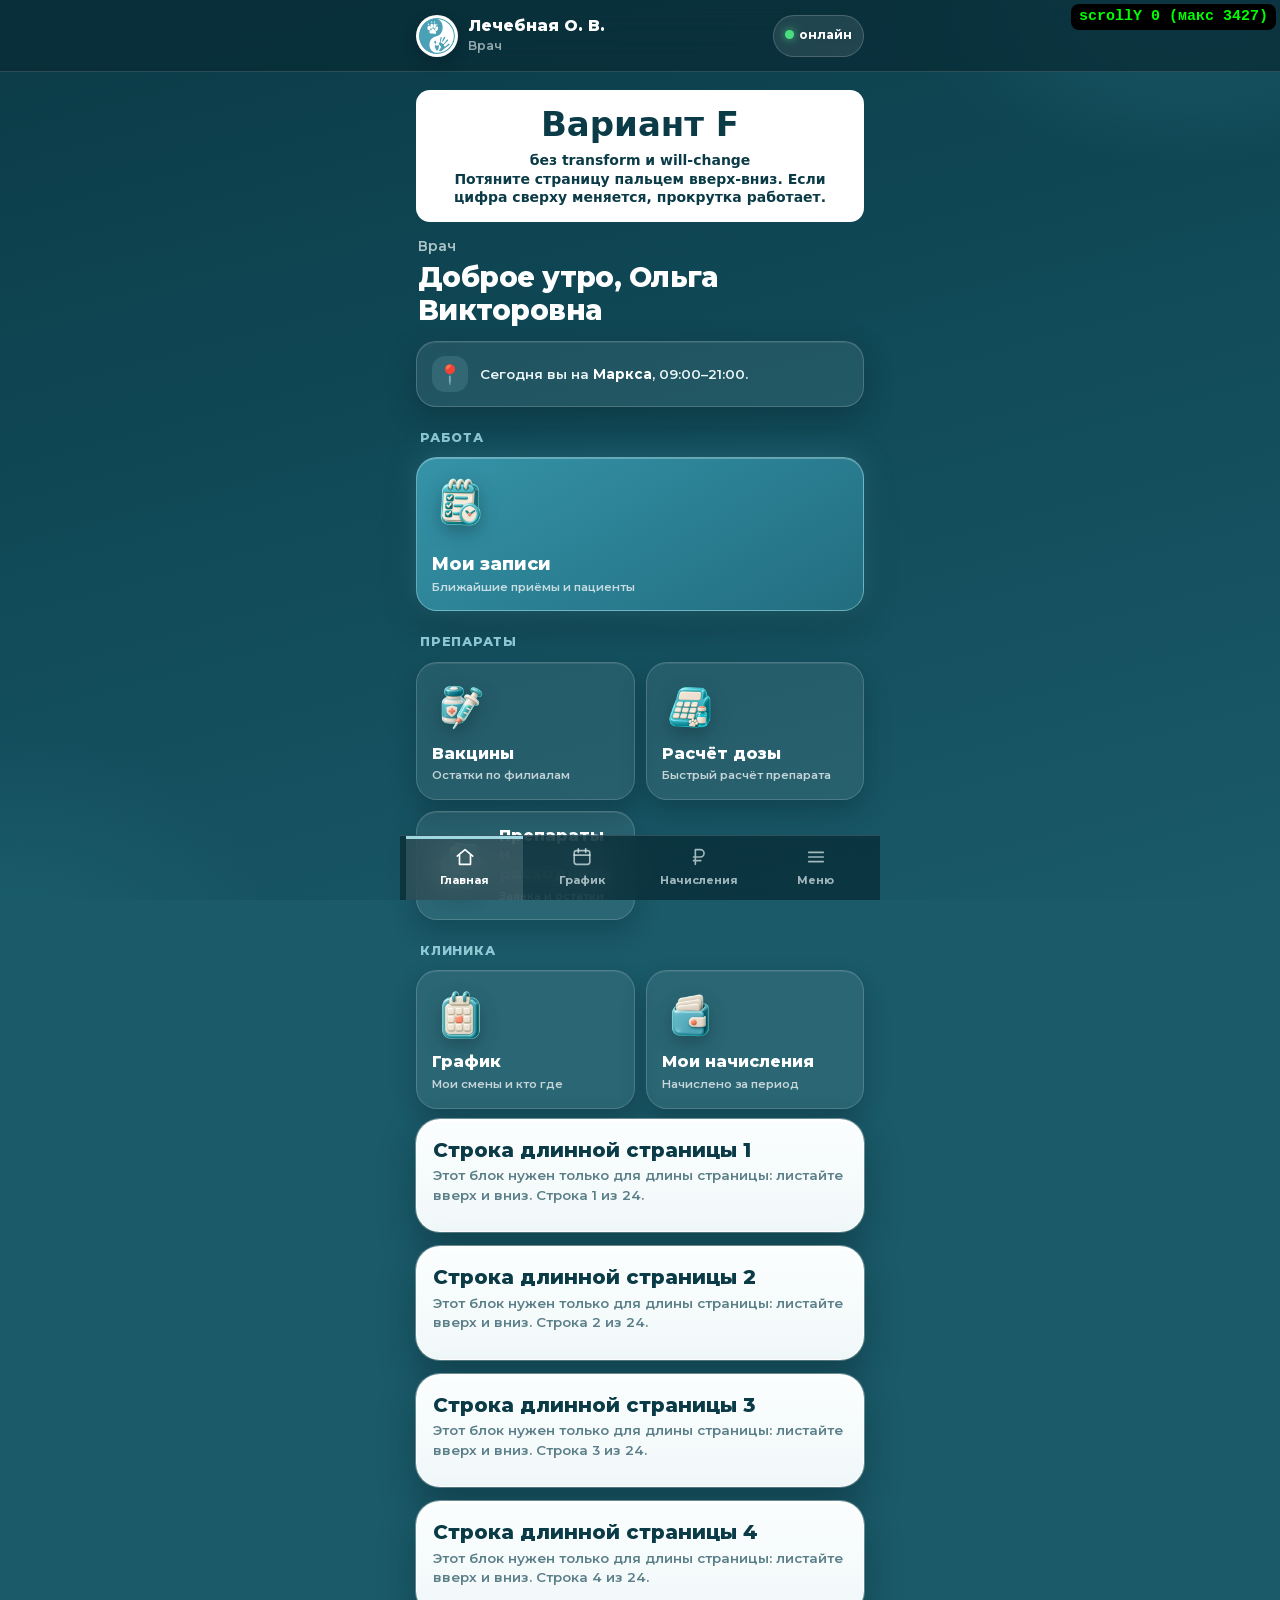
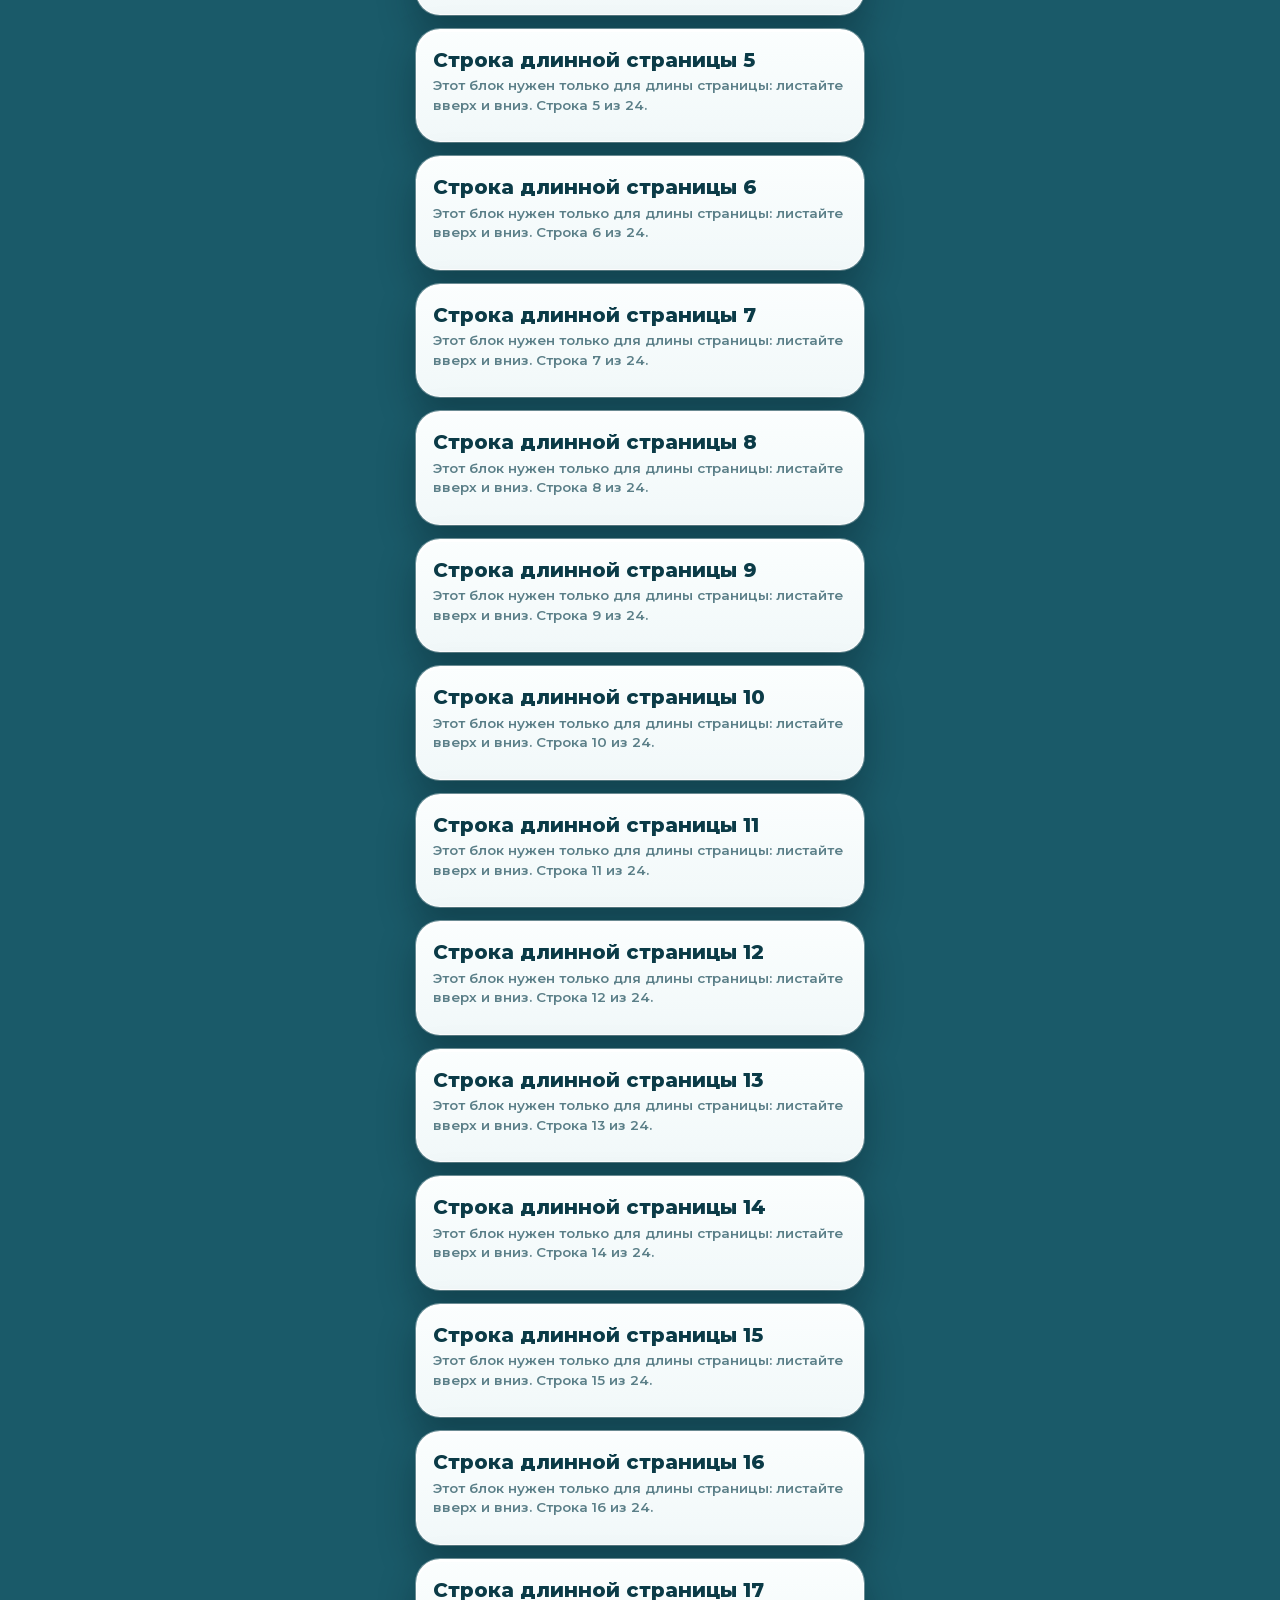
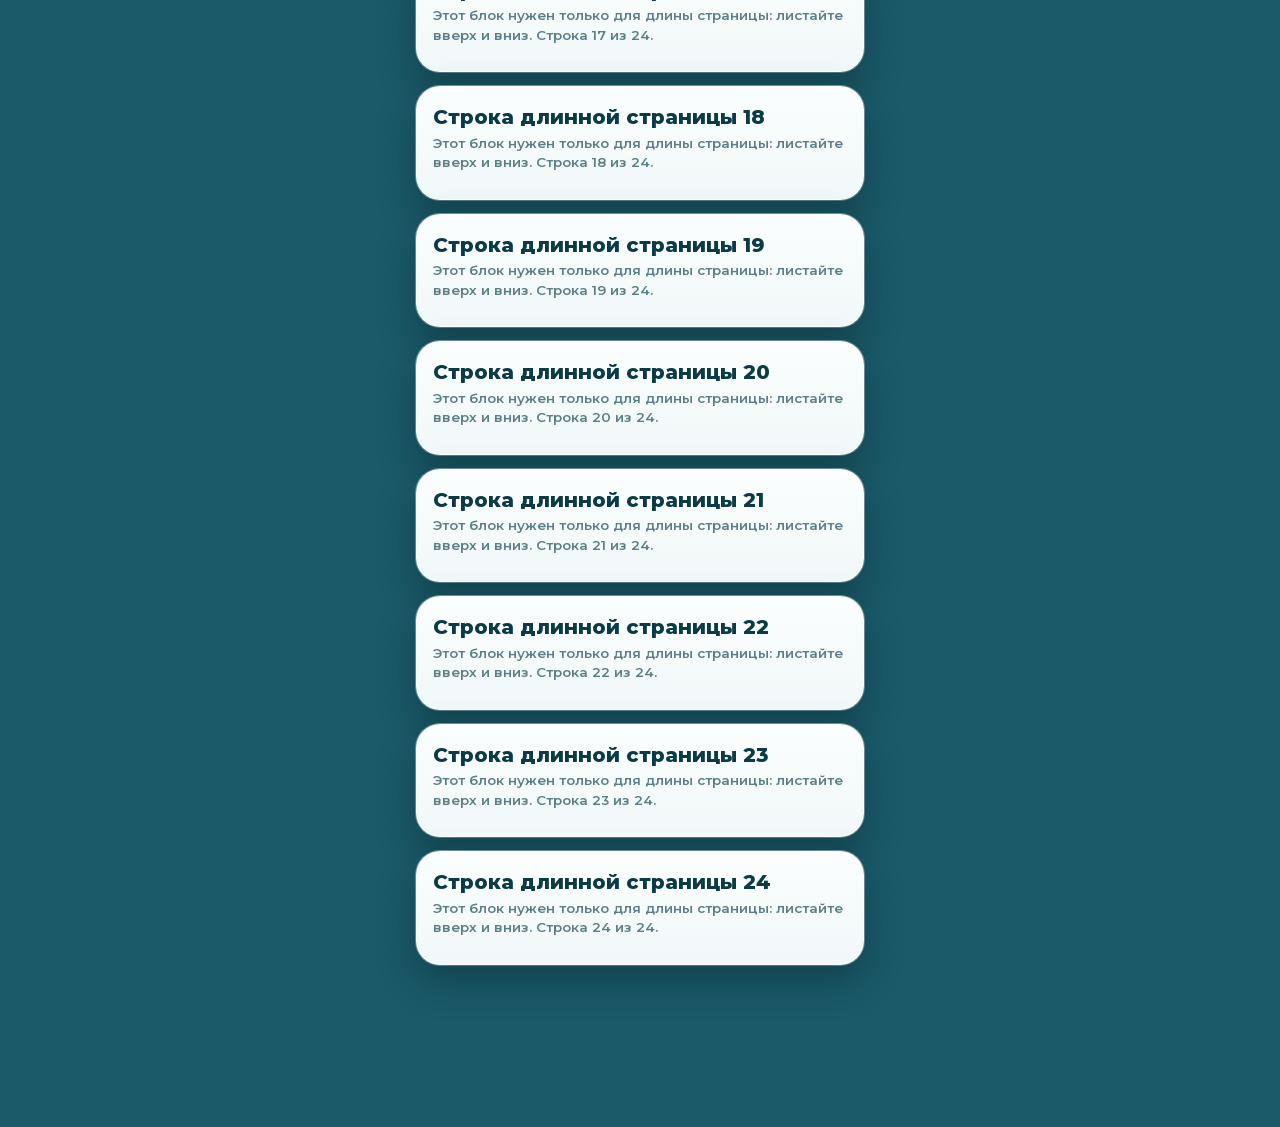
<file: scroll-lab/f.html>
<!doctype html>
<html lang="ru"><head><meta charset="utf-8">
<meta name="viewport" content="width=device-width,initial-scale=1,viewport-fit=cover">
<meta name="robots" content="noindex,nofollow"><title>Лаборатория прокрутки: Вариант F</title>
<base href="../">
<link rel="stylesheet" href="styles/view.css"><link rel="stylesheet" href="ui2-common.css">
<style>
.lab-banner{margin:0 0 14px;padding:16px;border-radius:14px;background:#fff;color:#0B3B47;font:800 34px/1.1 system-ui,sans-serif;text-align:center}
.lab-banner small{display:block;margin-top:8px;font:600 14px/1.3 system-ui,sans-serif}
#ly{position:fixed;top:4px;right:4px;z-index:2147483000;background:#000;color:#0f0;font:700 15px/1.2 monospace;padding:4px 8px;border-radius:8px;pointer-events:none}
*,*::before,*::after{transform:none!important;will-change:auto!important;animation:none!important;transition:none!important}
</style></head><body class="ui2">
<svg width="0" height="0" style="position:absolute" aria-hidden="true">
  <symbol id="evro" viewBox="0 0 153 153">
    <path fill-rule="evenodd" clip-rule="evenodd" d="M76.5 153C118.75 153 153 118.75 153 76.5C153 34.2502 118.75 0 76.5 0C34.2502 0 7.62939e-06 34.2502 7.62939e-06 76.5C7.62939e-06 118.75 34.2502 153 76.5 153ZM147.984 76.5C147.984 115.854 116.058 147.9 76.5 147.9C36.9422 147.9 5.0164 115.854 5.0164 76.5C5.0164 37.146 36.9422 5.1 76.5 5.1C116.058 5.1 147.984 37.146 147.984 76.5Z" fill="currentColor"></path>
    <path fill-rule="evenodd" clip-rule="evenodd" d="M104.235 110.507L101.713 109.577C101.454 109.448 101.192 109.307 100.911 109.158L92.0613 104.124C93.7572 87.9425 100.1 81.668 93.8665 79.2791C88.5344 83.7095 90.2801 97.6915 89.4406 101.035C88.1276 106.257 77.3674 107.281 94.4012 122.07C88.8166 137.048 86.5967 131.684 85.2076 139.757C95.877 146.975 103.086 131.194 120.291 121.268C123.789 119.251 129.441 116.645 130.408 111.774C123.56 104.937 120.831 118.945 110.073 121.47C100.941 115.526 106.504 112.48 113.079 105.957C122.803 96.3075 127.596 95.8795 120.568 90.4803C114.505 94.2346 111.626 104.259 104.235 110.507Z" fill="currentColor"></path>
    <path fill-rule="evenodd" clip-rule="evenodd" d="M69.0339 114.63C65.6412 119.645 67.1917 121.988 69.1531 127.379C80.3909 158.269 85.0626 117.956 85.4749 116.523C80.8614 114.289 86.0917 115.688 76.7221 116.698C69.6617 117.457 74.8336 116.014 69.0339 114.63Z" fill="currentColor"></path>
    <path fill-rule="evenodd" clip-rule="evenodd" d="M110.04 79.8543C104.3 80.6431 97.437 97.876 99.881 102.569C103.402 101.168 104.635 95.3968 107.149 91.4622C110.076 86.8814 114.342 83.0978 110.04 79.8543Z" fill="currentColor"></path>
    <path fill-rule="evenodd" clip-rule="evenodd" d="M71.7469 109.428C79.0196 99.1578 62.9678 87.8127 65.2322 106.194C67.865 108.534 69.4642 108.817 71.7469 109.428Z" fill="currentColor"></path>
    <path d="M56.0723 3.01889C109.137 -3.58652 111.575 61.1931 80.6329 75.7523C72.5325 79.5621 47.2823 79.9911 44.7579 110.164C42.671 135.118 59.4646 143.865 73.9434 151.865C57.9094 154.195 36.16 144.991 22.4385 130.959C-4.07323 103.853 -7.33261 62.2603 13.9464 32.1996C24.1785 17.7422 44.6251 4.4432 56.0723 3.01889ZM54.961 23.5472C49.3346 25.3146 48.545 29.6113 48.211 36.015C48.3073 36.2657 48.7122 35.0253 48.5069 37.8529C48.4981 37.9813 48.2022 38.6965 48.2071 38.5433C48.2115 38.3743 47.9165 39.0186 47.7774 39.2581L46.8575 36.679C46.8245 36.1667 46.6466 36.0179 46.5069 35.7015C42.6559 22.9032 24.367 50.4993 46.2579 52.9095C41.9463 60.0659 44.2096 67.0441 56.8282 66.3001C65.0201 65.8183 75.1757 72.91 72.4542 56.8597L70.4532 54.888L75.8585 55.558C81.2046 50.443 85.1594 39.9187 76.7735 35.5755C72.9434 37.4781 74.984 37.2771 72.3467 39.891C70.5263 45.4189 72.0293 41.8358 70.1124 42.8587C68.7901 46.7115 67.7105 48.0367 68.3985 52.4632C70.0254 53.734 68.9506 51.5377 70.4434 54.8802C67.4027 53.3563 70.2965 55.287 69.1026 54.1244C67.9133 52.9641 68.4473 53.5373 67.6143 52.2904C64.0788 48.4911 63.1601 45.0462 56.0948 46.5208C59.6055 41.1874 63.2229 27.4327 54.961 23.5472ZM49.1671 40.2943C50.1083 44.0173 51.9926 45.359 56.0948 46.5199C54.254 49.679 50.0668 51.8315 46.5098 52.7728C49.9146 48.0371 48.9818 46.1673 49.1671 40.2943ZM64.6251 23.0247C60.2006 29.377 59.4801 37.2495 63.0801 44.1117C66.5195 44.5008 68.1334 43.6259 70.1104 42.8646L71.1954 40.1605C72.4616 35.4793 73.7311 23.5321 64.6251 23.0247ZM77.1026 24.9369C75.0767 25.659 73.9136 24.7801 73.6973 28.8236C73.5178 32.1856 74.0787 31.7403 75.9688 32.8441C78.1432 29.7124 78.0222 28.8906 77.1026 24.9369ZM40.1602 22.9203C38.3853 23.814 38.2426 22.169 37.7286 25.8578C37.2409 29.3543 38.2711 28.8185 39.6055 29.9124C41.3771 28.933 41.3686 30.2922 41.9864 27.1419C42.8012 22.982 41.453 23.8573 40.1602 22.9203ZM54.7247 14.0296C54.0667 14.5381 53.0803 14.1034 52.5645 17.055C52.4423 17.7545 52.4849 18.9164 52.7022 19.6009C53.3972 21.7856 52.8919 20.1936 54.1309 21.5101C56.0038 19.9068 58.1545 18.0329 54.7247 14.0296ZM66.6563 13.3802C63.7429 15.2766 64.0104 17.2665 65.296 20.7826C68.8826 19.5598 69.7809 16.4142 66.6563 13.3802Z" fill="currentColor"></path>
  </symbol>
</svg>
<header id="hdr" class=""><div class="hl"><img class="logo" src="mark.svg" alt=""><div><b>Лечебная О. В.</b><small>Врач</small></div></div><div class="hb"><button class="pill" data-act="queue" title="Связь есть"><span class="net"></span>онлайн</button></div></header>
<main id="app"><div class="lab-banner">Вариант F<small>без transform и will-change<br>Потяните страницу пальцем вверх-вниз. Если цифра сверху меняется, прокрутка работает.</small></div><section class="ui2-home-screen"><div class="ui2-greeting"><small>Врач</small><h1>Доброе утро, Ольга Викторовна</h1></div><div class="glass ui2-today"><span class="pin">📍</span><div>Сегодня вы на <b>Маркса</b>, 09:00–21:00.</div></div><div class="ui2-group-title">Работа</div><div class="ui2-role-tiles single"><button class="glass ui2-role-tile main" data-act="go" data-v="sched"><span class="ic"><img src="icons/10-my-appointments.png" alt=""></span><span><span class="t">Мои записи</span><span class="sub">Ближайшие приёмы и пациенты</span></span></button></div><div class="ui2-group-title">Препараты</div><div class="ui2-role-tiles"><button class="glass ui2-role-tile sm" data-act="go" data-v="vac"><span class="ic"><img src="icons/05-vaccines.png" alt=""></span><span><span class="t">Вакцины</span><span class="sub">Остатки по филиалам</span></span></button><button class="glass ui2-role-tile sm" data-act="prepare" data-k="dose_calculator"><span class="ic"><img src="icons/20-dose-calc.png" alt=""></span><span><span class="t">Расчёт дозы</span><span class="sub">Быстрый расчёт препарата</span></span></button><button class="glass ui2-role-tile sm" data-act="prepare" data-k="supplies"><span class="ic"><img src="icons/21-order.png" alt=""></span><span><span class="t">Препараты и расходники</span><span class="sub">Заявка и остатки</span></span></button></div><div class="ui2-group-title">Клиника</div><div class="ui2-role-tiles"><button class="glass ui2-role-tile sm" data-act="go" data-v="sched"><span class="ic"><img src="icons/08-my-schedule.png" alt=""></span><span><span class="t">График</span><span class="sub">Мои смены и кто где</span></span></button><button class="glass ui2-role-tile sm" data-act="go" data-v="work"><span class="ic"><img src="icons/09-my-accruals.png" alt=""></span><span><span class="t">Мои начисления</span><span class="sub">Начислено за период</span></span></button></div></section><section class="card"><h2>Строка длинной страницы 1</h2><p class="hint">Этот блок нужен только для длины страницы: листайте вверх и вниз. Строка 1 из 24.</p></section><section class="card"><h2>Строка длинной страницы 2</h2><p class="hint">Этот блок нужен только для длины страницы: листайте вверх и вниз. Строка 2 из 24.</p></section><section class="card"><h2>Строка длинной страницы 3</h2><p class="hint">Этот блок нужен только для длины страницы: листайте вверх и вниз. Строка 3 из 24.</p></section><section class="card"><h2>Строка длинной страницы 4</h2><p class="hint">Этот блок нужен только для длины страницы: листайте вверх и вниз. Строка 4 из 24.</p></section><section class="card"><h2>Строка длинной страницы 5</h2><p class="hint">Этот блок нужен только для длины страницы: листайте вверх и вниз. Строка 5 из 24.</p></section><section class="card"><h2>Строка длинной страницы 6</h2><p class="hint">Этот блок нужен только для длины страницы: листайте вверх и вниз. Строка 6 из 24.</p></section><section class="card"><h2>Строка длинной страницы 7</h2><p class="hint">Этот блок нужен только для длины страницы: листайте вверх и вниз. Строка 7 из 24.</p></section><section class="card"><h2>Строка длинной страницы 8</h2><p class="hint">Этот блок нужен только для длины страницы: листайте вверх и вниз. Строка 8 из 24.</p></section><section class="card"><h2>Строка длинной страницы 9</h2><p class="hint">Этот блок нужен только для длины страницы: листайте вверх и вниз. Строка 9 из 24.</p></section><section class="card"><h2>Строка длинной страницы 10</h2><p class="hint">Этот блок нужен только для длины страницы: листайте вверх и вниз. Строка 10 из 24.</p></section><section class="card"><h2>Строка длинной страницы 11</h2><p class="hint">Этот блок нужен только для длины страницы: листайте вверх и вниз. Строка 11 из 24.</p></section><section class="card"><h2>Строка длинной страницы 12</h2><p class="hint">Этот блок нужен только для длины страницы: листайте вверх и вниз. Строка 12 из 24.</p></section><section class="card"><h2>Строка длинной страницы 13</h2><p class="hint">Этот блок нужен только для длины страницы: листайте вверх и вниз. Строка 13 из 24.</p></section><section class="card"><h2>Строка длинной страницы 14</h2><p class="hint">Этот блок нужен только для длины страницы: листайте вверх и вниз. Строка 14 из 24.</p></section><section class="card"><h2>Строка длинной страницы 15</h2><p class="hint">Этот блок нужен только для длины страницы: листайте вверх и вниз. Строка 15 из 24.</p></section><section class="card"><h2>Строка длинной страницы 16</h2><p class="hint">Этот блок нужен только для длины страницы: листайте вверх и вниз. Строка 16 из 24.</p></section><section class="card"><h2>Строка длинной страницы 17</h2><p class="hint">Этот блок нужен только для длины страницы: листайте вверх и вниз. Строка 17 из 24.</p></section><section class="card"><h2>Строка длинной страницы 18</h2><p class="hint">Этот блок нужен только для длины страницы: листайте вверх и вниз. Строка 18 из 24.</p></section><section class="card"><h2>Строка длинной страницы 19</h2><p class="hint">Этот блок нужен только для длины страницы: листайте вверх и вниз. Строка 19 из 24.</p></section><section class="card"><h2>Строка длинной страницы 20</h2><p class="hint">Этот блок нужен только для длины страницы: листайте вверх и вниз. Строка 20 из 24.</p></section><section class="card"><h2>Строка длинной страницы 21</h2><p class="hint">Этот блок нужен только для длины страницы: листайте вверх и вниз. Строка 21 из 24.</p></section><section class="card"><h2>Строка длинной страницы 22</h2><p class="hint">Этот блок нужен только для длины страницы: листайте вверх и вниз. Строка 22 из 24.</p></section><section class="card"><h2>Строка длинной страницы 23</h2><p class="hint">Этот блок нужен только для длины страницы: листайте вверх и вниз. Строка 23 из 24.</p></section><section class="card"><h2>Строка длинной страницы 24</h2><p class="hint">Этот блок нужен только для длины страницы: листайте вверх и вниз. Строка 24 из 24.</p></section></main>
<div id="barwrap"><nav class="nv ui2-bottom-nav"><button data-act="go" data-v="branch" class="on"><i><svg viewBox="0 0 24 24" fill="none" stroke="currentColor" stroke-width="1.8" stroke-linecap="round" stroke-linejoin="round"><path d="M3.5 11L12 4l8.5 7"></path><path d="M6 9.5V20h12V9.5"></path></svg></i>Главная</button><button data-act="go" data-v="sched" class=""><i><svg viewBox="0 0 24 24" fill="none" stroke="currentColor" stroke-width="1.8" stroke-linecap="round" stroke-linejoin="round"><rect x="3.5" y="5" width="17" height="15" rx="2.5"></rect><path d="M3.5 10h17M8 3v4M16 3v4"></path></svg></i>График</button><button data-act="go" data-v="work" class=""><i><svg viewBox="0 0 24 24" fill="none" stroke="currentColor" stroke-width="1.8" stroke-linecap="round" stroke-linejoin="round"><path d="M8 20V4h5.5a4 4 0 010 8H6M6 16h8"></path></svg></i>Начисления</button><button data-act="menu" class=""><i><svg viewBox="0 0 24 24" fill="none" stroke="currentColor" stroke-width="1.8" stroke-linecap="round"><path d="M4 7h16M4 12h16M4 17h16"></path></svg></i>Меню</button></nav></div>
<div id="toastwrap"></div>
<div id="ovwrap"></div>

















<div id="ly">scrollY 0</div><script>(function(){var el=document.getElementById('ly'),mx=0;function u(){var y=Math.round(window.scrollY||document.documentElement.scrollTop||document.body.scrollTop||0);if(y>mx)mx=y;el.textContent='scrollY '+y+' (макс '+mx+')'}window.addEventListener('scroll',u,{passive:true});setInterval(u,300);u()})();</script></body></html>
</file>
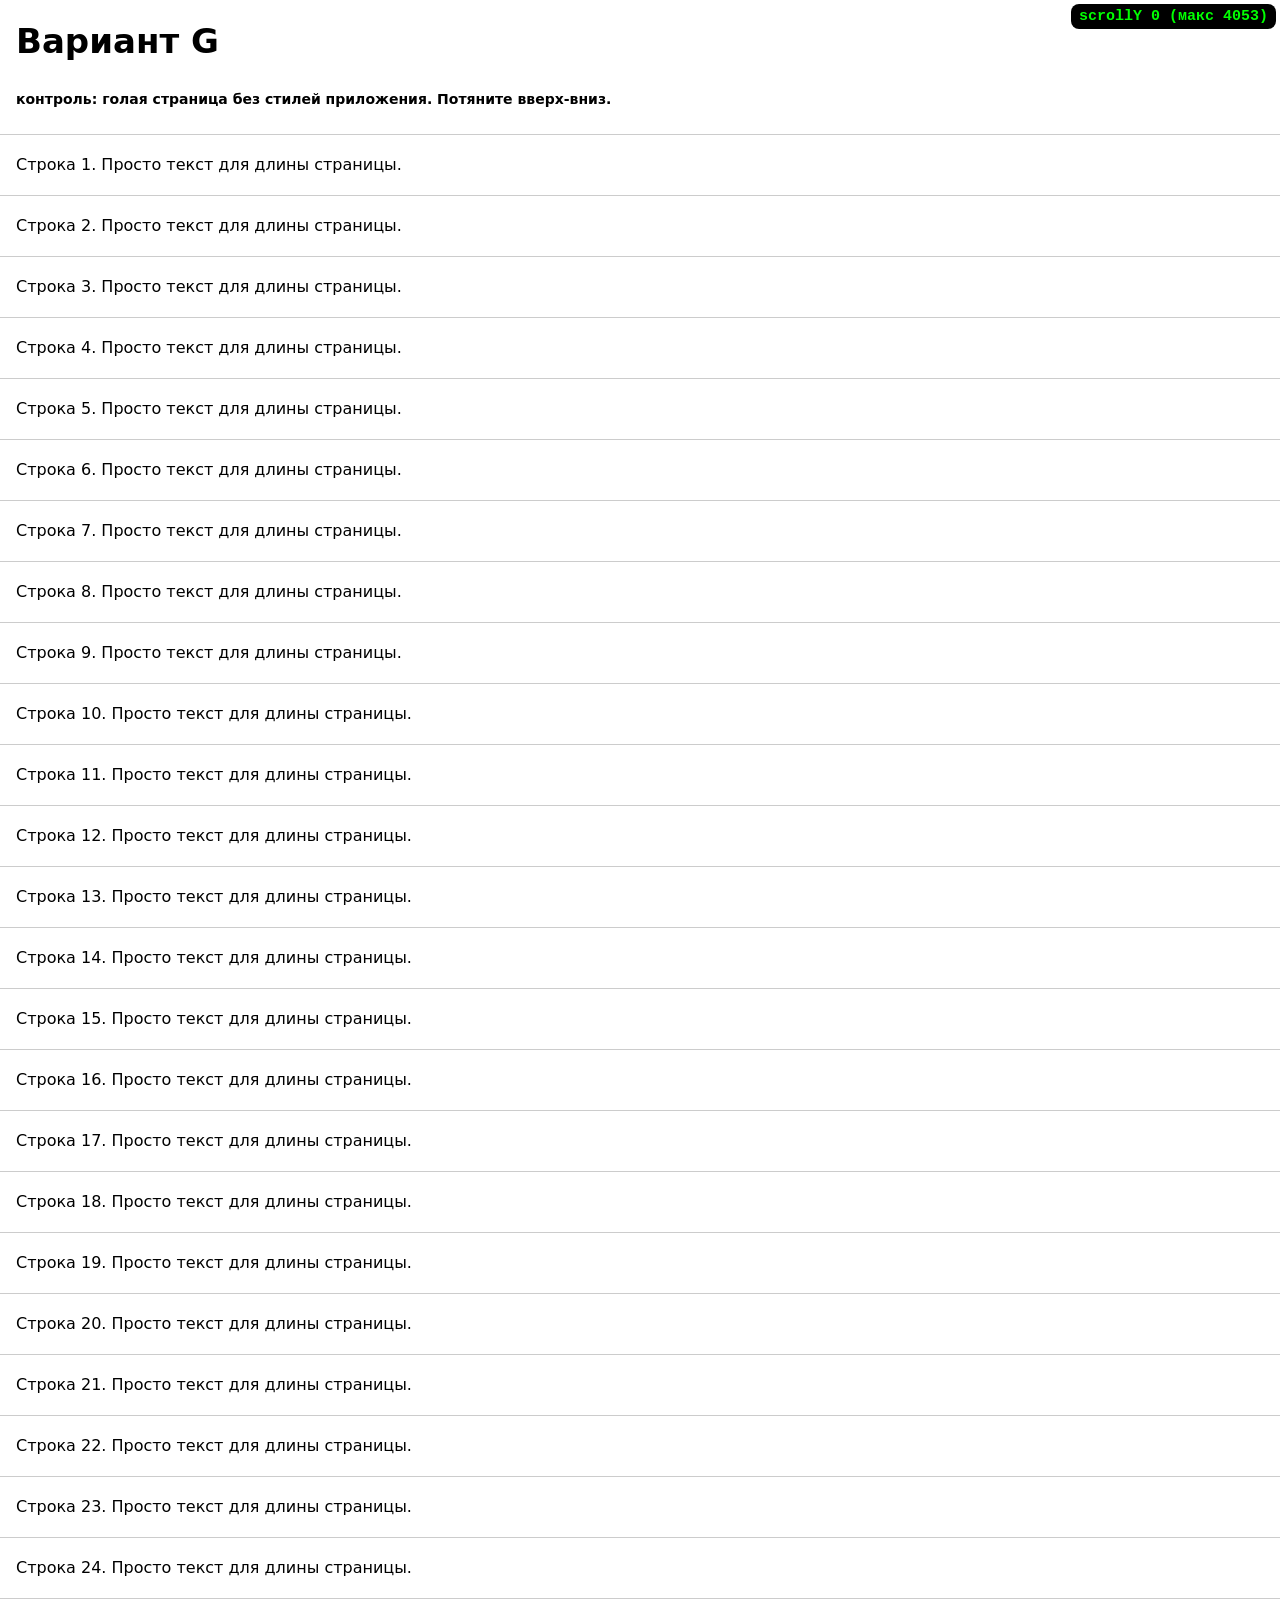
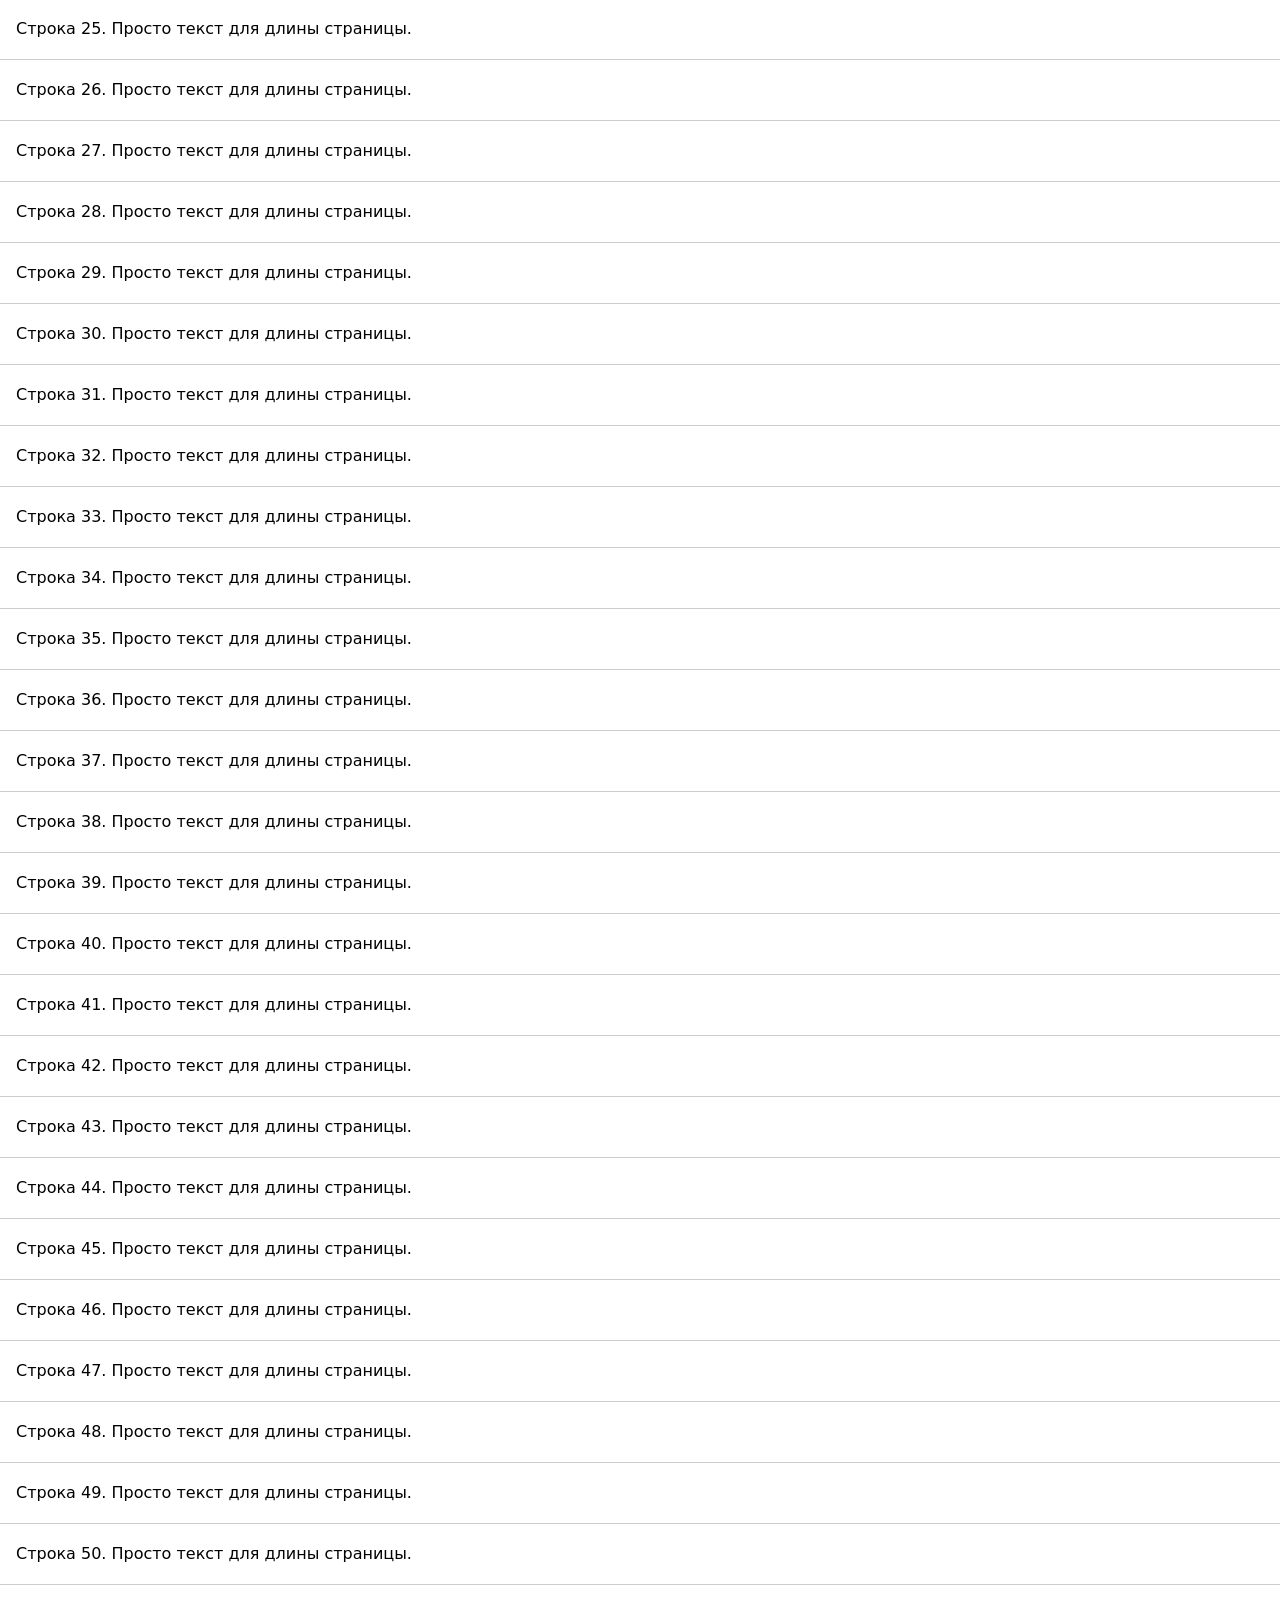
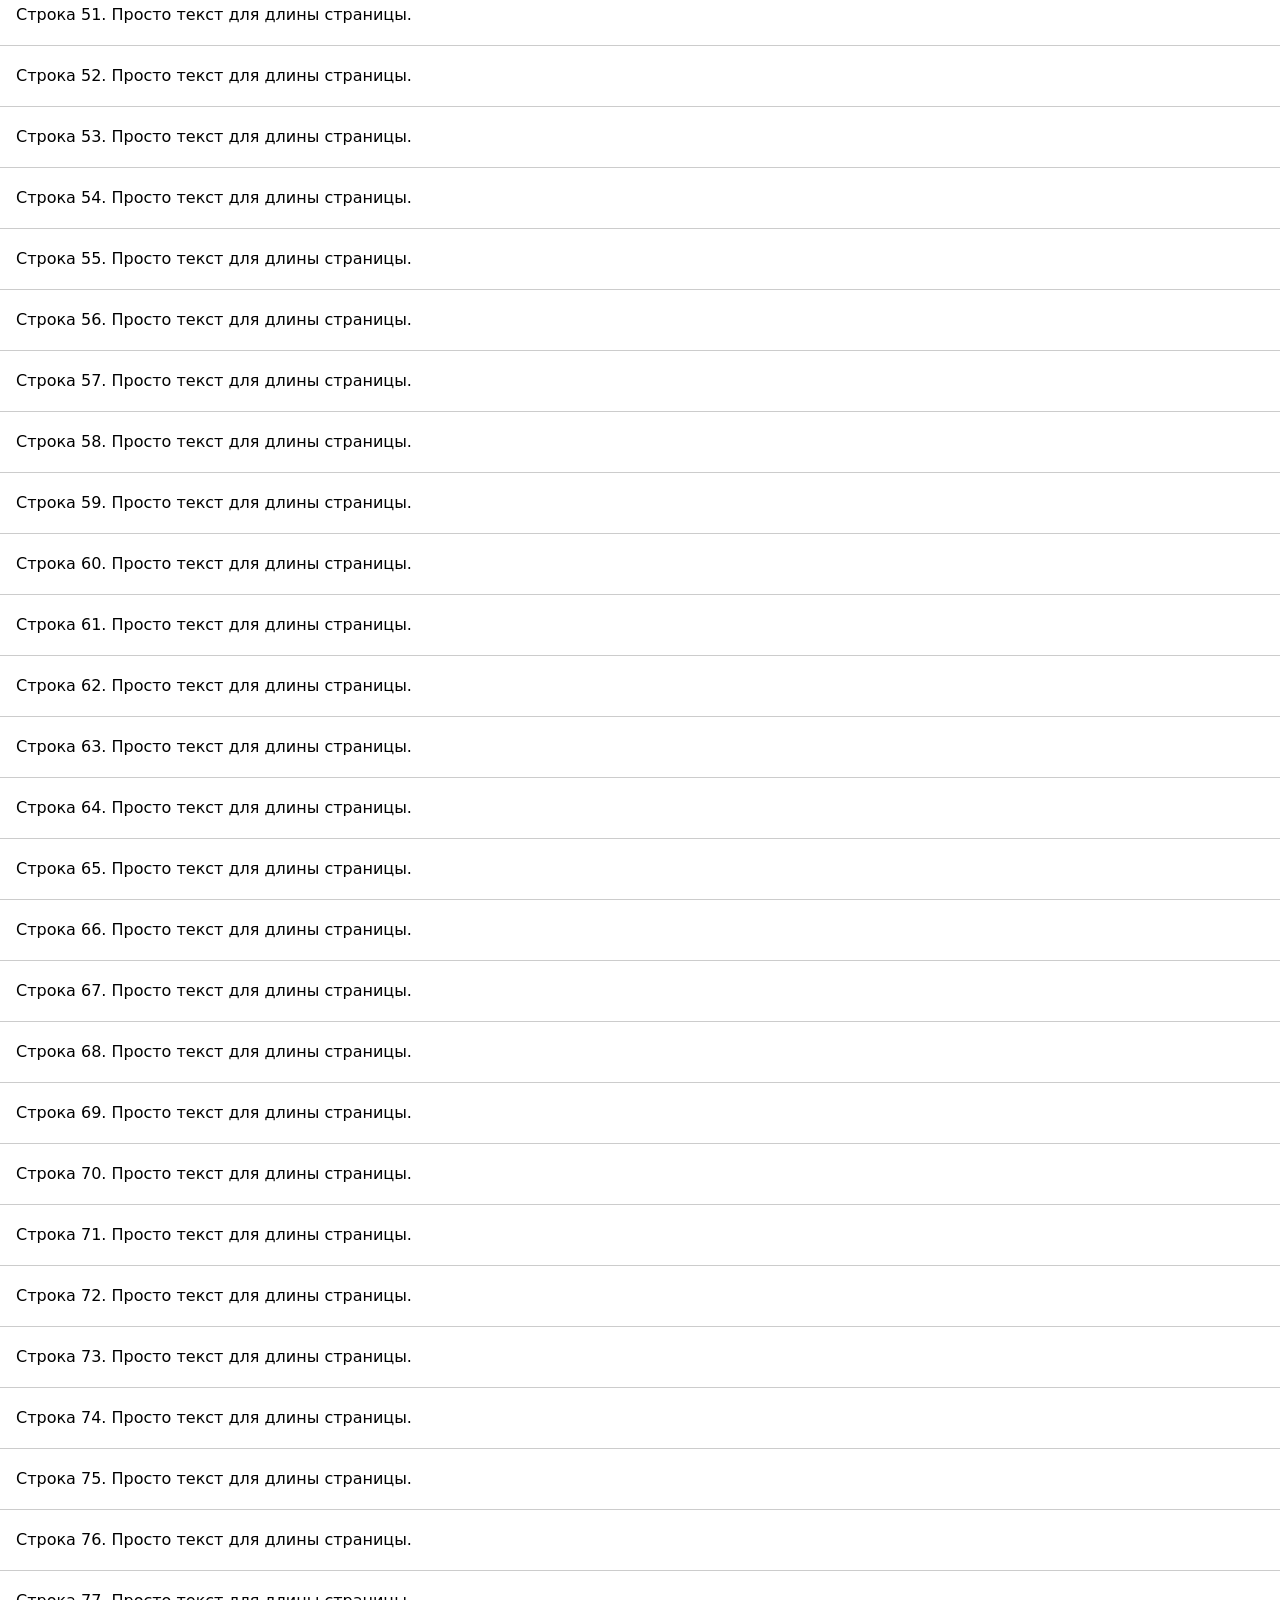
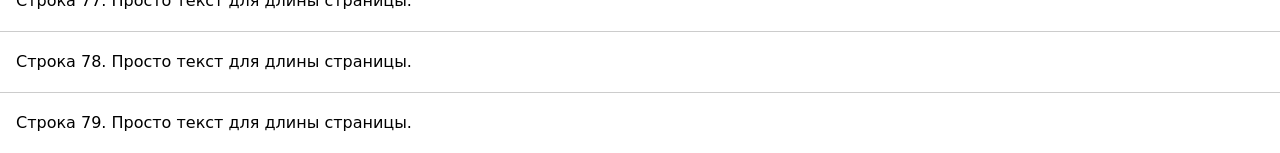
<file: scroll-lab/g.html>
<!doctype html><html lang="ru"><head><meta charset="utf-8"><meta name="viewport" content="width=device-width,initial-scale=1"><meta name="robots" content="noindex,nofollow"><title>Лаборатория прокрутки: Вариант G</title>
<style>body{margin:0;font:16px/1.5 system-ui,sans-serif}#ly{position:fixed;top:4px;right:4px;background:#000;color:#0f0;font:700 15px monospace;padding:4px 8px;border-radius:8px}h1{font-size:34px;margin:16px}p{margin:0;padding:18px 16px;border-top:1px solid #ccc}</style></head><body>
<h1>Вариант G<br><small style="font-size:14px">контроль: голая страница без стилей приложения. Потяните вверх-вниз.</small></h1><p>Строка 1. Просто текст для длины страницы.</p><p>Строка 2. Просто текст для длины страницы.</p><p>Строка 3. Просто текст для длины страницы.</p><p>Строка 4. Просто текст для длины страницы.</p><p>Строка 5. Просто текст для длины страницы.</p><p>Строка 6. Просто текст для длины страницы.</p><p>Строка 7. Просто текст для длины страницы.</p><p>Строка 8. Просто текст для длины страницы.</p><p>Строка 9. Просто текст для длины страницы.</p><p>Строка 10. Просто текст для длины страницы.</p><p>Строка 11. Просто текст для длины страницы.</p><p>Строка 12. Просто текст для длины страницы.</p><p>Строка 13. Просто текст для длины страницы.</p><p>Строка 14. Просто текст для длины страницы.</p><p>Строка 15. Просто текст для длины страницы.</p><p>Строка 16. Просто текст для длины страницы.</p><p>Строка 17. Просто текст для длины страницы.</p><p>Строка 18. Просто текст для длины страницы.</p><p>Строка 19. Просто текст для длины страницы.</p><p>Строка 20. Просто текст для длины страницы.</p><p>Строка 21. Просто текст для длины страницы.</p><p>Строка 22. Просто текст для длины страницы.</p><p>Строка 23. Просто текст для длины страницы.</p><p>Строка 24. Просто текст для длины страницы.</p><p>Строка 25. Просто текст для длины страницы.</p><p>Строка 26. Просто текст для длины страницы.</p><p>Строка 27. Просто текст для длины страницы.</p><p>Строка 28. Просто текст для длины страницы.</p><p>Строка 29. Просто текст для длины страницы.</p><p>Строка 30. Просто текст для длины страницы.</p><p>Строка 31. Просто текст для длины страницы.</p><p>Строка 32. Просто текст для длины страницы.</p><p>Строка 33. Просто текст для длины страницы.</p><p>Строка 34. Просто текст для длины страницы.</p><p>Строка 35. Просто текст для длины страницы.</p><p>Строка 36. Просто текст для длины страницы.</p><p>Строка 37. Просто текст для длины страницы.</p><p>Строка 38. Просто текст для длины страницы.</p><p>Строка 39. Просто текст для длины страницы.</p><p>Строка 40. Просто текст для длины страницы.</p><p>Строка 41. Просто текст для длины страницы.</p><p>Строка 42. Просто текст для длины страницы.</p><p>Строка 43. Просто текст для длины страницы.</p><p>Строка 44. Просто текст для длины страницы.</p><p>Строка 45. Просто текст для длины страницы.</p><p>Строка 46. Просто текст для длины страницы.</p><p>Строка 47. Просто текст для длины страницы.</p><p>Строка 48. Просто текст для длины страницы.</p><p>Строка 49. Просто текст для длины страницы.</p><p>Строка 50. Просто текст для длины страницы.</p><p>Строка 51. Просто текст для длины страницы.</p><p>Строка 52. Просто текст для длины страницы.</p><p>Строка 53. Просто текст для длины страницы.</p><p>Строка 54. Просто текст для длины страницы.</p><p>Строка 55. Просто текст для длины страницы.</p><p>Строка 56. Просто текст для длины страницы.</p><p>Строка 57. Просто текст для длины страницы.</p><p>Строка 58. Просто текст для длины страницы.</p><p>Строка 59. Просто текст для длины страницы.</p><p>Строка 60. Просто текст для длины страницы.</p><p>Строка 61. Просто текст для длины страницы.</p><p>Строка 62. Просто текст для длины страницы.</p><p>Строка 63. Просто текст для длины страницы.</p><p>Строка 64. Просто текст для длины страницы.</p><p>Строка 65. Просто текст для длины страницы.</p><p>Строка 66. Просто текст для длины страницы.</p><p>Строка 67. Просто текст для длины страницы.</p><p>Строка 68. Просто текст для длины страницы.</p><p>Строка 69. Просто текст для длины страницы.</p><p>Строка 70. Просто текст для длины страницы.</p><p>Строка 71. Просто текст для длины страницы.</p><p>Строка 72. Просто текст для длины страницы.</p><p>Строка 73. Просто текст для длины страницы.</p><p>Строка 74. Просто текст для длины страницы.</p><p>Строка 75. Просто текст для длины страницы.</p><p>Строка 76. Просто текст для длины страницы.</p><p>Строка 77. Просто текст для длины страницы.</p><p>Строка 78. Просто текст для длины страницы.</p><p>Строка 79. Просто текст для длины страницы.</p><div id="ly">scrollY 0</div><script>(function(){var el=document.getElementById('ly'),mx=0;function u(){var y=Math.round(window.scrollY||document.documentElement.scrollTop||document.body.scrollTop||0);if(y>mx)mx=y;el.textContent='scrollY '+y+' (макс '+mx+')'}window.addEventListener('scroll',u,{passive:true});setInterval(u,300);u()})();</script></body></html>
</file>
<file: styles/view.css>
:root{--bg:#f1f7f9;--card:#fff;--ink:#1d2b30;--mute:#587078;--line:#d3e2e7;--acc:#2A7D90;--acc-ink:#fff;--ok:#15803d;--okbg:#e7f5ec;--bad:#b91c1c;--badbg:#fdecec;--warn:#4F6B73;--warnbg:#E8F0F2;--tile:#e6f0f3;--brand:#4AA0B4;--coral:#E55661}
@media (prefers-color-scheme:dark){:root{--bg:#0e1a1e;--card:#15252a;--ink:#e6f1f4;--mute:#9db8c0;--line:#2a424a;--acc:#5DBBD0;--acc-ink:#06262d;--ok:#4ade80;--okbg:#12301e;--bad:#f87171;--badbg:#3a1717;--warn:#B5CBD1;--warnbg:#1F3238;--tile:#1d3036}}
*{box-sizing:border-box}
html{-webkit-text-size-adjust:100%}
body{margin:0;background:var(--bg);color:var(--ink);font:16px/1.4 Inter,system-ui,-apple-system,"Segoe UI",Roboto,sans-serif;padding-bottom:112px}
header{position:sticky;top:0;z-index:5;background:var(--acc);color:var(--acc-ink);padding:10px 16px;display:flex;gap:8px;align-items:center;justify-content:space-between}
header b{font-size:16px}
header small{display:block;opacity:.85;font-size:12px}
header .hb{display:flex;gap:6px;align-items:center}
header .hl{display:flex;align-items:center;gap:10px;min-width:0;flex:1 1 auto}
header .hl>div{min-width:0}
header .hl b,header .hl small{display:block;white-space:nowrap;overflow:hidden;text-overflow:ellipsis}
header .hb{flex:none}
.pill{white-space:nowrap;flex:none}
@media (max-width:400px){.logo{width:28px;height:28px;padding:2px}header{padding:10px 12px}header .hl{gap:8px}}
.logo{width:34px;height:34px;flex:none;border-radius:50%;background:#fff;padding:3px;box-shadow:0 1px 3px rgba(0,0,0,.2)}
.pill{background:rgba(255,255,255,.2);color:inherit;border:0;border-radius:999px;padding:6px 10px;font-size:13px;cursor:pointer}
main{max-width:640px;margin:0 auto;padding:12px 16px}
.card{background:var(--card);border:1px solid var(--line);border-radius:14px;padding:14px;margin:0 0 12px}
.card h2{margin:0 0 10px;font-size:17px}
.card h3{margin:12px 0 6px;font-size:14px;color:var(--mute);font-weight:600}
.hint{color:var(--mute);font-size:13px;margin:4px 0 8px}
.f{display:block;margin:8px 0}
.f>span{display:block;font-size:13px;color:var(--mute);margin-bottom:3px}
input,select,textarea{width:100%;font:inherit;color:inherit;background:var(--card);border:1px solid var(--line);border-radius:10px;padding:11px 12px;min-height:46px}
input:focus,select:focus,textarea:focus{outline:2px solid var(--acc);border-color:transparent}
input.bad{border-color:var(--bad)}
input[type=date]{min-width:0;max-width:100%;-webkit-appearance:none;appearance:none;display:block}
.row{display:flex;gap:8px;align-items:flex-end}
.row>*{flex:1;min-width:0}
.row>.nf{flex:0 0 auto}
button{font:inherit;cursor:pointer}
#updwrap .upd{position:fixed;left:0;right:0;top:0;z-index:60;background:var(--acc);color:var(--acc-ink);padding:calc(10px + env(safe-area-inset-top,0px)) 14px 10px;display:flex;gap:10px;align-items:center;justify-content:space-between;font-weight:600;font-size:15px}#updwrap .upd button{background:var(--acc-ink);color:var(--acc);border:0;border-radius:10px;padding:9px 14px;font-weight:700;min-height:40px}
.btn{background:var(--acc);color:var(--acc-ink);border:0;border-radius:12px;padding:13px 16px;font-weight:600;min-height:48px;width:100%}
a.btn{display:flex;align-items:center;justify-content:center;text-decoration:none;box-sizing:border-box}
.btn.sec{background:var(--tile);color:var(--ink);border:1px solid var(--line)}
.btn.small{width:auto;min-height:40px;padding:8px 12px;font-size:14px}
.btn:disabled{opacity:.5}
.tiles{display:grid;grid-template-columns:repeat(auto-fill,minmax(150px,1fr));gap:8px}
.tile{background:var(--tile);border:2px solid transparent;border-radius:12px;padding:10px 12px;text-align:left;color:var(--ink);min-height:52px}
.tile.on{border-color:var(--acc);background:var(--card);font-weight:600}
.tile small{display:block;color:var(--mute);font-weight:400;font-size:12px}
.person{border:1px solid var(--line);border-radius:12px;padding:10px;margin:8px 0}
.person>b{display:block;margin-bottom:2px}
.step{display:flex;align-items:center;gap:10px;margin:6px 0}
.step button{width:46px;height:46px;border-radius:12px;border:1px solid var(--line);background:var(--tile);color:var(--ink);font-size:22px}
.step output{min-width:34px;text-align:center;font-size:20px;font-weight:600}
.step span{flex:1}
.fbtns{display:flex;gap:8px;flex-wrap:wrap;margin-top:6px}.fdet h3{font-size:15px;margin:14px 0 4px}.fdet .vr{border-left:3px solid var(--bd);padding:2px 0 2px 10px;margin:8px 0;font-size:14px}.fdet .vr small,.fdet small{color:var(--mute)}.fdet .chg{display:block;font-size:13px}.fdet{max-height:82vh;overflow-y:auto}
.chk{display:flex;gap:8px;align-items:flex-start;padding:8px 10px;border-radius:10px;margin:6px 0;font-size:14px}
.chk.ok{background:var(--okbg);color:var(--ok)}
.chk.bad{background:var(--badbg);color:var(--bad)}
.chk.wait{background:var(--tile);color:var(--mute)}
.chk.warn{background:var(--warnbg);color:var(--warn)}
.card.pay.demo{outline:2px dashed var(--warn);outline-offset:-2px}.paysum{font-weight:700;font-size:16px;font-variant-numeric:tabular-nums;white-space:nowrap}.paytot{border-top:1px solid var(--line);margin-top:6px;padding-top:8px}.paydet>summary{cursor:pointer;font-weight:600;margin:10px 0;color:var(--mute)}.paybl{padding:6px 0 8px;border-top:1px solid var(--line)}.paybl:first-of-type{border-top:0}
.person.pc .pcrow{display:block}.pc .topay{margin:10px 0 6px;padding:10px 12px;border-radius:12px;background:var(--warnbg);border:2px solid var(--warn);display:flex;justify-content:space-between;align-items:baseline;gap:8px}.pc .topay span{font-size:13px;font-weight:700;text-transform:uppercase;letter-spacing:.03em;color:var(--warn)}.pc .topay b{font-size:26px;font-weight:800;color:var(--ink);font-variant-numeric:tabular-nums;white-space:nowrap}.pc .topay.zero{background:var(--okbg);border-color:var(--ok)}.pc .topay.zero span{color:var(--ok)}.pc .topay.zero b{font-size:18px;color:var(--ok)}.pc .topay.over{background:var(--badbg);border-color:var(--bad)}.pc .topay.over span,.pc .topay.over b{color:var(--bad)}.pc .two{display:flex;gap:16px;flex-wrap:wrap;font-size:12.5px;color:var(--mute);padding:0 2px}.pc .two b{font-weight:500;color:var(--mute);font-variant-numeric:tabular-nums}@media(min-width:700px){.person.pc .pcrow{display:grid;grid-template-columns:1fr auto;gap:16px;align-items:center}.pc .topay{margin:0;min-width:300px}}
.srow{display:flex;justify-content:space-between;gap:10px;padding:3px 0;font-size:14px}.srow b{font-variant-numeric:tabular-nums;white-space:nowrap}.srow.big{font-size:17px;padding:4px 0}.srow.sub{font-size:13px;color:var(--mute)}details summary{font-size:13px;color:var(--mute);padding:6px 0;cursor:pointer}.ov .card h3{margin:14px 0 4px;font-size:16px}
.chk i{font-style:normal;font-weight:700;width:18px;flex:none}
@media (pointer:coarse){body.typing .bar{display:none}}
.bar{position:fixed;left:0;right:0;bottom:0;background:var(--card);border-top:1px solid var(--line);padding:10px 16px calc(10px + env(safe-area-inset-bottom));z-index:6}
.bar .in{max-width:640px;margin:0 auto;display:flex;gap:10px;align-items:center}
.bar .st{flex:1;font-size:13px}
.bar .btn{width:auto;flex:0 0 auto;min-width:150px}
.big{font-size:18px;padding:18px 16px;text-align:left}
.toast{position:fixed;left:16px;right:16px;bottom:96px;max-width:608px;margin:0 auto;background:#222;color:#fff;border-radius:12px;padding:12px 14px;z-index:20;font-size:14px}
.ov{position:fixed;top:0;right:0;bottom:0;left:0;background:rgba(0,0,0,.5);z-index:30;display:flex;align-items:flex-end;justify-content:center}
.ov>.card{width:100%;max-width:640px;max-height:90vh;overflow:auto;margin:0;border-radius:16px 16px 0 0}
.rm{background:none;border:0;color:var(--bad);font-size:20px;min-width:40px;min-height:46px}
.sum{display:flex;justify-content:space-between;padding:4px 0;font-size:14px}
.sum[hidden]{display:none}
.sum b{font-variant-numeric:tabular-nums}
.net{display:inline-block;width:9px;height:9px;border-radius:50%;background:#4ade80;margin-right:4px}
.net.off{background:#f87171}
pre{white-space:pre-wrap;background:var(--tile);padding:10px;border-radius:10px;font-size:13px}
/* цвет блоков: спокойная полоса слева, маленький маркер у заголовка, лёгкий оттенок фона */
.k-staff{--k0:#64788a}.k-docs{--k0:#2A7D90}.k-clinic{--k0:#2f6fa3}.k-pharm{--k0:#7b5ea7}.k-adv{--k0:#5E7A8C}.k-comp{--k0:#a4524b}.k-debt{--k0:#b5543a}.k-cash{--k0:#3f7d4e}.k-assist{--k0:#8a6d4b}.k-misc{--k0:#64788a}.k-check{--k0:#4b5d6b}
.card[class*=" k-"]{--k:var(--k0);border-left:5px solid var(--k);background:color-mix(in srgb,var(--k) 5%,var(--card))}
@media (prefers-color-scheme:dark){.card[class*=" k-"]{--k:color-mix(in srgb,var(--k0) 60%,#fff)}}
.card[class*=" k-"] h2::before{content:"";width:10px;height:10px;border-radius:3px;background:var(--k);flex:none}
.card[class*=" k-"] .tile.on{border-color:var(--k)}
.card[class*=" k-"] .tile.on::after{content:" ✓";color:var(--k);font-weight:700}
.card h2{display:flex;align-items:center;gap:8px}
.card h2 .q{margin-left:auto}
.q{display:inline-flex;align-items:center;justify-content:center;width:26px;height:26px;padding:0;margin-left:6px;border-radius:50%;border:1px solid var(--line);background:var(--tile);color:var(--mute);font-size:14px;font-weight:700;line-height:1;vertical-align:middle;position:relative}
.q::after{content:"";position:absolute;top:-9px;right:-9px;bottom:-9px;left:-9px}
.f>span .q{width:22px;height:22px;font-size:12px}
#chkcard{scroll-margin-top:70px}
.bar .st[data-act]{cursor:pointer}
.chk small.need{display:block;margin-top:2px}
.ov .card h2{display:block}
/* v1.27: читаемые кнопки — основная сплошная, вторичная с контуром, опасная красная, выбранная плитка залита цветом блока */
:root{--bd:#8fb0ba;--onk:#fff}
@media (prefers-color-scheme:dark){:root{--bd:#5b7f89;--onk:#06262d}}
.btn{box-shadow:0 1px 0 rgba(0,0,0,.18)}
.btn.sec{background:var(--card);color:var(--acc);border:2px solid var(--acc);box-shadow:none}
.btn.sec[data-act=ovclose],.btn.sec[data-act=logout],.btn.sec[data-act=back],.btn.sec[data-act=salback]{color:var(--ink);border-color:var(--bd)}
.btn.small[data-act=salgo],.btn.small[data-act=setReason]{box-shadow:0 1px 0 rgba(0,0,0,.18)}
[data-act=delOther],[data-act=delExp],[data-act=salcancel],[data-act=clearDraft]{background:var(--card)!important;color:var(--bad)!important;border:2px solid var(--bad)!important}
.tile{background:var(--card);border:2px solid var(--bd)}
.tile.on{border-color:var(--acc);background:var(--acc);color:var(--acc-ink);font-weight:700}
.tile.on small{color:var(--acc-ink);opacity:.85}
.card[class*=" k-"] .tile.on{border-color:var(--k);background:var(--k);color:var(--onk)}
.card[class*=" k-"] .tile.on::after{content:" ✓";color:var(--onk);font-weight:700}
.card[class*=" k-"] .tile.on small{color:var(--onk)}
.pill{background:var(--acc-ink);color:var(--acc);font-weight:700}
@media (max-width:340px){.bar .in{gap:6px}.bar .btn{min-width:0;padding:13px 12px}.bar .st{font-size:12px;min-width:0}}
.step button{background:var(--card);border:2px solid var(--acc);color:var(--acc);font-weight:700}
/* v1.84: деньги клиники и аптеки — крупные понятные поля с проверкой рядом */
.money-card{padding:14px 14px 16px}
.money-head{display:flex;align-items:center;gap:8px;justify-content:space-between;margin-bottom:4px}
.money-head h2{margin:0}
.money-tag{flex:none;background:var(--acc);color:var(--acc-ink);border-radius:999px;padding:4px 10px;font-size:12px;font-weight:800;letter-spacing:.02em;text-transform:uppercase}
.money-lead{margin:2px 0 10px;color:var(--mute);font-size:14px;line-height:1.35}
.money-field{display:grid;grid-template-columns:minmax(0,1fr) minmax(150px,42%);gap:12px;align-items:center;border:1px solid var(--line);border-radius:13px;padding:10px 12px;margin:8px 0;background:var(--card)}
.mf-copy{min-width:0}.mf-copy>b{display:block;font-size:16px;line-height:1.2}.mf-copy>small{display:inline-block;margin-top:3px;padding:2px 7px;border-radius:6px;background:var(--tile);color:var(--mute);font-size:12px;line-height:1.25}
.money-field input{margin:0;min-height:50px;text-align:right;font-size:20px;font-weight:800;font-variant-numeric:tabular-nums;background:var(--card)}
.money-status{display:grid;grid-template-columns:42px minmax(0,1fr);gap:10px;align-items:start;margin-top:12px;padding:13px;border-radius:14px;border:1px solid var(--line)}
.money-status.ok{background:var(--okbg);color:var(--ok);border-color:color-mix(in srgb,var(--ok) 40%,var(--line))}.money-status.bad{background:var(--badbg);color:var(--bad);border-color:color-mix(in srgb,var(--bad) 40%,var(--line))}.money-status.wait{background:var(--tile);color:var(--mute)}
.ms-icon{display:flex;align-items:center;justify-content:center;width:40px;height:40px;border-radius:50%;font-size:25px;font-weight:900;background:var(--card);border:2px solid currentColor}.ms-title{display:block;font-size:18px;margin:6px 0 8px}
.money-summary{color:var(--ink);font-size:16px;line-height:1.48;padding-top:6px}
.money-formula{color:var(--ink);border-top:1px solid color-mix(in srgb,currentColor 25%,var(--line));padding-top:7px}.money-formula .srow{font-size:13px}.money-formula .srow.total{font-size:15px;font-weight:800;border-top:1px solid var(--line);margin-top:4px;padding-top:6px}.money-formula .srow.diff{color:var(--bad);font-weight:800}
.advance-note{display:grid;grid-template-columns:34px minmax(0,1fr);gap:9px;align-items:start;margin:10px 0 12px;padding:11px 12px;border:1px solid color-mix(in srgb,var(--acc) 38%,var(--line));border-radius:13px;background:color-mix(in srgb,var(--acc) 8%,var(--card));color:var(--ink);font-size:14px;line-height:1.38}.advance-note>span{display:flex;align-items:center;justify-content:center;width:32px;height:32px;border-radius:50%;background:var(--acc);color:var(--acc-ink);font-weight:900}.advance-note b{color:var(--acc)}
.cash-opening{display:grid;grid-template-columns:42px minmax(0,1fr) auto;gap:10px;align-items:center;margin:8px 0 12px;padding:12px;border:1px solid var(--line);border-radius:14px;background:var(--okbg);color:var(--ok)}.cash-opening.wait{background:var(--warnbg);color:var(--warn)}.cash-opening>i{display:flex;align-items:center;justify-content:center;width:40px;height:40px;border:2px solid currentColor;border-radius:50%;font-style:normal;font-size:23px;font-weight:900;background:var(--card)}.cash-opening>div{min-width:0}.cash-opening b{display:block;font-size:16px}.cash-opening small{display:block;color:var(--ink);font-size:13px;line-height:1.35;margin-top:2px}.cash-opening strong{font-size:20px;color:var(--ink);font-variant-numeric:tabular-nums;white-space:nowrap}.cash-opening.wait strong{color:var(--warn)}
@media(max-width:430px){.money-field{grid-template-columns:minmax(0,1fr) minmax(125px,40%);gap:8px;padding:9px 10px}.money-field input{text-align:right;font-size:17px;padding:9px}.money-tag{font-size:11px;padding:4px 8px}.money-head{align-items:flex-start}.money-status{grid-template-columns:36px minmax(0,1fr);padding:11px}.ms-icon{width:34px;height:34px;font-size:21px}.ms-title{font-size:17px;margin-top:4px}}
@media(max-width:430px){.cash-opening{grid-template-columns:36px minmax(0,1fr)}.cash-opening>i{width:34px;height:34px;font-size:20px}.cash-opening>strong{grid-column:2;text-align:left;font-size:19px}}
@media(max-width:340px){.money-field{grid-template-columns:1fr}.money-field input{text-align:left}}
/* v1.28: инструкция внутри приложения */
.hs{margin:0 0 18px;padding:0 0 14px;border-bottom:1px solid var(--line)}
.hs:last-of-type{border-bottom:0}
.hs h3{font-size:18px;color:var(--acc);margin:0 0 6px;line-height:1.25}
.hs p{margin:0 0 8px;font-size:16px;line-height:1.45}
.hs ul{margin:6px 0;padding-left:20px;font-size:16px;line-height:1.45}.hs li{margin:0 0 6px}
.hs img{display:block;width:100%;max-width:420px;margin:8px auto;border:1px solid var(--line);border-radius:10px}
.hl2{list-style:none;padding:0;margin:8px 0;font-size:16px;line-height:1.4}
.hl2 li{display:flex;gap:10px;margin:0 0 8px;align-items:flex-start}
.hl2 b{flex:0 0 26px;height:26px;border-radius:50%;background:#d6193c;color:#fff;text-align:center;line-height:26px;font-size:14px}
.htip{background:var(--warnbg);border-left:5px solid var(--warn);border-radius:8px;padding:10px 12px;margin:8px 0;font-size:15px}
.hchk{list-style:none;padding-left:0!important}.hchk li::before{content:"☐ ";font-size:18px}/*HELPCSS_END*/
.chips{display:flex;gap:6px;flex-wrap:wrap;margin:6px 0}
.chip{background:var(--card);color:var(--ink);border:2px solid var(--bd,var(--line));border-radius:999px;padding:8px 13px;font-size:14px;min-height:40px}
.chip.on{background:var(--acc);border-color:var(--acc);color:var(--acc-ink);font-weight:700}
.chips.tabs .chip{flex:1 1 auto;text-align:center}
.srch{width:100%;margin:8px 0;padding:10px 12px;border:2px solid var(--bd,var(--line));border-radius:12px;font-size:16px;background:var(--card);color:var(--ink)}
.pernav{display:flex;align-items:center;gap:8px;margin:6px 0}
.pernav .chip{min-width:48px;font-size:22px;padding:4px 12px}
.pernav .chip:disabled{opacity:.35}
.perlab{flex:1;text-align:center;line-height:1.25}
.perlab small{display:block;color:var(--mute)}
.hrow{display:flex;justify-content:space-between;width:100%;min-height:44px;align-items:center;background:transparent;border:0;border-bottom:1px solid var(--line);padding:6px 4px;font-size:15px;color:var(--ink)}
.hrow.on{font-weight:700}
.person.done{opacity:.65}
.wktabs{display:flex;gap:6px;flex-wrap:wrap;margin:10px 0 2px}
.wktabs .chip{display:flex;flex-direction:column;align-items:flex-start;gap:0;border-radius:14px;padding:8px 12px;font-size:13px;min-height:48px}
.wktabs .chip b{font-size:15px}
.nv{position:fixed;left:0;right:0;bottom:0;z-index:6;display:flex;background:var(--card);border-top:1px solid var(--line);padding-bottom:env(safe-area-inset-bottom)}
.nv button{flex:1;background:none;border:0;color:var(--mute);padding:8px 2px 10px;font-size:12px;min-height:56px}
.nv.hd{background:var(--acc);border-top:0;box-shadow:0 -4px 14px rgba(0,0,0,.22)}
.nv.hd button{color:var(--acc-ink);opacity:.82;font-size:15px;font-weight:600;min-height:72px;padding:10px 2px 12px}
.nv.hd button i{font-size:30px;margin-bottom:2px}
.nv.hd button.on{color:var(--acc-ink);opacity:1;font-weight:800;background:rgba(255,255,255,.22);box-shadow:inset 0 4px 0 var(--acc-ink)}
.nv.hd.n5 button{font-size:11px;padding:10px 0 12px}
.nv.hd.n5 button i{font-size:22px}
.nv button i{display:block;font-style:normal;font-size:19px;line-height:1.2}
.nv button.on{color:var(--acc);font-weight:700;box-shadow:inset 0 3px 0 var(--acc)}
@media (pointer:coarse){body.typing .nv{display:none}}
button.srow.grow{width:100%;background:none;border:0;border-bottom:1px solid var(--line);color:inherit;text-align:left;padding:10px 0;font-size:16px;min-height:44px}
button.person.revrow{display:block;width:100%;text-align:left;background:var(--card);color:inherit}
/* ====== 1.71 График ====== */
.sch-top{display:flex;justify-content:space-between;align-items:center;gap:8px;margin:8px 0}
.sch-top b{font-size:17px}
.sch-top button{min-width:44px;min-height:44px;border:1px solid var(--line);background:var(--card);color:var(--ink);border-radius:12px;font-size:20px}
.sch-tiles{display:grid;grid-template-columns:repeat(2,1fr);gap:8px;margin:8px 0}
.sch-tiles>div{background:var(--tile);border-radius:12px;padding:10px 12px}
.sch-tiles b{display:block;font-size:26px;line-height:1.1;font-variant-numeric:tabular-nums}
.sch-tiles small{color:var(--mute);font-size:13px}
.sch-leg{display:flex;gap:12px;flex-wrap:wrap;font-size:15px;color:var(--mute);margin:6px 0}
.sch-leg i{display:inline-block;width:12px;height:12px;border-radius:4px;margin-right:5px;vertical-align:-1px}
.sch-cal{display:grid;grid-template-columns:repeat(7,1fr);gap:4px;margin:8px 0}
.sch-cal .h{font-size:12px;color:var(--mute);text-align:center}
.sch-d{position:relative;aspect-ratio:1/1.25;border-radius:10px;border:1px solid var(--line);background:var(--card);color:var(--ink);font:inherit;font-size:17px;font-weight:600;padding:3px 4px;display:flex;flex-direction:column;justify-content:space-between;align-items:center;min-width:0}
.sch-d.o{opacity:.4}
.sch-d.today{outline:2px solid var(--ink);outline-offset:-1px}
.sch-d.f{color:#fff;border-color:transparent}
.sch-d.f small{font-size:12px;font-weight:700;text-transform:none;line-height:1.1}
.sch-d.m{padding:3px 2px}
.sch-ms{display:flex;flex-direction:column;gap:2px;width:100%}
.sch-ms small{display:block;color:#fff;border-radius:4px;font-size:11px;font-weight:700;text-align:center;padding:1px 0;line-height:1.1}
button.sch-d{cursor:pointer;aspect-ratio:auto;min-height:86px;justify-content:flex-start;gap:3px;padding:4px 2px}
button.sch-d.sel{outline:3px solid var(--acc);outline-offset:1px}
.sch-dots{display:flex;flex-direction:column;gap:2px;width:100%}
.sch-star{position:absolute;top:2px;right:4px;font-size:11px;color:var(--acc)}
.sch-dt{width:100%;height:17px;border-radius:6px;font-size:13px;font-weight:700;color:#fff;display:inline-flex;align-items:center;justify-content:center;padding:0 3px}
.sch-row{display:flex;gap:12px;align-items:center;padding:12px 2px;border-bottom:1px solid var(--line);font-size:18px}
.sch-row .bar{width:5px;align-self:stretch;border-radius:3px;flex:none}
.sch-row .t{flex:1;min-width:0}
.sch-row .t small{display:block;color:var(--mute);font-size:14px}
.sch-rl{flex:none;color:#fff;border-radius:99px;font-size:13px;font-weight:700;padding:4px 10px;white-space:nowrap}
.sch-cc{background:var(--tile);border-radius:12px;padding:12px 14px;margin:8px 0;font-size:18px}
.sch-cc b{display:block;font-size:13px;letter-spacing:.04em;text-transform:uppercase;color:var(--mute);margin-bottom:4px}
.sch-row.me{background:var(--tile);border-radius:8px;font-weight:700}
.sch-tap{cursor:pointer}.sch-ch{color:var(--mute);font-size:22px;flex:none}
.sch-pc{text-align:left}.sch-pn{font-size:28px;font-weight:700;margin:12px 0 2px}.sch-pf{font-size:20px;color:var(--mute);margin:0 0 12px}
.sch-grp{font-size:15px;font-weight:700;letter-spacing:.04em;text-transform:uppercase;color:var(--mute);margin:12px 0 2px}
/* c13: просмотр сданного отчёта руководителем — только чтение */
#app.ro input,#app.ro select,#app.ro textarea{opacity:.85}
#app.ro button[data-act]:not([data-act="back"]):not([data-act="headfix"]):not([data-act="tochecks"]):not([data-act="flagdet"]){display:none}
/* c20: Контроль — «Принять всё» */
.ctl-all{width:100%;margin:10px 0 2px}.ctl-done{margin-top:16px}.ctl-done summary{cursor:pointer;font-weight:700;padding:8px 0}
/* L11 Врачебная заявка */
.md-br{display:block;width:100%;text-align:left;padding:16px;margin:8px 0;font-size:17px}.md-br small{display:block;color:var(--mute);font-weight:400}
.md-adm{display:flex;gap:8px;margin-top:14px}.md-back{background:none;border:0;color:var(--acc);font-size:15px;padding:6px 0}
.md-search,.md-new input,.md-new select,.md-en{width:100%;height:44px;border:1px solid var(--line);border-radius:12px;padding:0 12px;font-size:16px;background:var(--card);color:var(--ink);margin:6px 0}
.md-lt,.md-sec{font-size:12px;color:var(--mute);font-weight:700;margin:10px 0 3px;text-transform:uppercase}
.md-it,.md-rr,.md-ed{display:flex;align-items:center;justify-content:space-between;gap:6px;background:var(--card);border:1px solid var(--line);border-radius:12px;padding:6px 6px 6px 12px;margin:4px 0;min-height:48px}
.md-it.on{border-color:var(--acc)}.md-chip{margin-left:6px;font-size:11px;color:var(--mute);background:var(--tile);border-radius:6px;padding:1px 6px}
.st{display:flex;align-items:center;gap:4px}.md-b{width:40px;height:40px;border-radius:10px;border:1px solid var(--line);background:var(--tile);font-size:20px;color:var(--ink)}.md-b.p{background:var(--acc);color:var(--acc-ink);border-color:var(--acc)}
.md-q{width:46px;height:40px;text-align:center;font-size:16px;border:1px solid var(--line);border-radius:10px;background:var(--card);color:var(--ink)}
.md-bar{position:sticky;bottom:0;display:flex;gap:8px;align-items:center;justify-content:space-between;background:var(--card);border-top:1px solid var(--line);padding:10px 4px;margin-top:12px}.md-bar .go,.md-ask .go{background:var(--acc);color:var(--acc-ink);border:0;border-radius:12px;padding:12px 16px;font-weight:700}.md-bar .go:disabled{opacity:.5}
.md-rr.wr,.md-ask{background:var(--warnbg);border-color:var(--warn)}.md-rr small{display:block;color:var(--warn);font-size:12px}.md-ask{border:1px solid var(--warn);border-radius:10px;padding:10px 12px;margin:4px 0;font-weight:600}.md-ask div{display:flex;gap:8px;margin-top:8px}
.md-t{width:100%;border-collapse:collapse;font-size:13.5px;background:var(--card)}.md-t th,.md-t td{border-top:1px solid var(--line);padding:7px 4px;text-align:center}.md-t th:first-child,.md-t td:first-child{text-align:left}.md-t .tot{background:var(--tile);font-weight:800}.md-t .sh td{background:var(--bg);font-size:12px;color:var(--mute);font-weight:700;text-align:left}.md-t .hl td{background:var(--warnbg)}.md-chg{font-size:11px;color:var(--warn)}
.md-ed.off{opacity:.55}.md-ed .md-en{margin:0}.md-new{display:grid;gap:6px;margin-bottom:8px}.md-undo{margin:8px 0}
.md-it,.md-rr,.md-ed,.md-t,.md-ask,.md-bar,.md-br{color:#1d2b30}.md-br{background:#fff}.md-back{color:#bfe6ef}.md-lt,.md-sec{color:#bfe6ef}
.md-q{width:46px!important;flex:0 0 46px;padding:0}.md-it .nm,.md-rr>span{flex:1;min-width:0}.md-ed .md-en{flex:1;width:auto}
.md-bar .chip,.md-ask .chip,.md-adm .chip,.md-undo .chip{white-space:nowrap}
.md-t .hl td{background:#fff4e0}.md-chg,.md-rr small{color:#b45309}.md-rr.wr,.md-ask{background:#fff4e0;border-color:#b45309}.md-t th{background:#e6f0f3}
.md-br{border:0;border-radius:14px;box-shadow:0 1px 6px rgba(0,0,0,.18)}
.md-pendtxt{display:block;font-size:11.5px;color:#b45309}.md-it.pend{border-color:#b45309}.md-bar small.md-pendtxt{max-width:210px}
.md-grp{display:block;font-size:11px;color:#587078}.md-ed2{background:#fff;color:#1d2b30;border:1px solid var(--line);border-radius:12px;padding:10px;margin:7px 0}.md-ed2.off{opacity:.55}.md-ed3{display:flex;gap:6px;margin-top:8px;flex-wrap:wrap}.md-ed3 select,.md-ed3 input,.md-new select{flex:1;min-width:90px;height:40px;border:1px solid var(--line);border-radius:10px;padding:0 8px;background:#fff;color:#1d2b30}
.md-ef{display:flex;min-width:0;flex-direction:column;gap:4px}.md-ef>span{font-size:11px;font-weight:700;color:#587078}.md-ef input,.md-ef select{width:100%;min-width:0;margin:0}.md-ed-fields{display:grid;grid-template-columns:minmax(0,1fr) minmax(0,1fr);gap:8px;margin-top:8px}.md-ed-fields .md-ef-group{grid-column:1/-1}.md-ed-actions{justify-content:flex-start}
.md-new .go{background:var(--acc);color:#fff;border:0;border-radius:12px;padding:12px;font-weight:700}
.md-hl{outline:3px solid #f0a400;background:#fff4d6!important}
.vmc-box{position:fixed;inset:0;background:rgba(0,0,0,.55);z-index:9999;display:flex;align-items:center;justify-content:center;padding:16px}.vmc-card{background:#fff;color:#1d2b30;border:2px solid #b45309;border-radius:14px;padding:16px;max-width:360px}.vmc-card p{margin:10px 0}.vmc-card .go{background:var(--acc);color:#fff;border:0;border-radius:12px;padding:12px 16px;font-weight:700;width:100%}
.md-open{background:var(--card);color:#1d2b30;border:1px solid var(--line);border-radius:12px;padding:10px 12px;margin:8px 0}.md-mk{display:block;width:100%;margin:12px 0 4px;background:var(--acc);color:var(--acc-ink);border:0;border-radius:12px;padding:13px;font-weight:700}
.md-t .sh td{background:#d6e8ee;color:#0d2f38;font-size:17px;font-weight:800;text-transform:none;letter-spacing:.2px;padding:11px 10px;border-top:2px solid #9fc3cf}
/* К3 «Аналитика» */
.an-nav{display:flex;align-items:center;justify-content:space-between;gap:8px;margin:8px 0}.an-nav .chip{min-width:46px;font-size:20px;padding:6px 14px}.an-nav .chip:disabled{opacity:.4}.an-pl{text-align:center;color:#fff}.an-pl small{display:block;color:#bfe6ef;font-size:12px}
.an-card h2{margin:0 0 6px}.an-sec{margin:10px 0 2px;font-size:12px;font-weight:800;color:#587078;text-transform:uppercase;letter-spacing:.04em}.an-sec small{font-weight:600;text-transform:none}
.an-m{display:grid;grid-template-columns:1fr auto;gap:2px 8px;align-items:baseline;padding:6px 0;border-top:1px solid var(--line)}.an-ml{color:#587078;font-size:14px}.an-mv{font-size:20px;font-weight:800;color:#1d2b30;text-align:right}.an-mv small{display:block;font-size:11.5px;font-weight:500;color:#587078}
.an-pct{font-size:13px;font-weight:800;text-align:right;grid-column:2}.an-pct.up{color:#15803d}.an-pct.down{color:#b91c1c}.an-pct.zero,.an-pct.na{color:#587078;font-weight:600}
.an-doc{padding:8px 0;border-top:1px solid var(--line);color:#1d2b30}.an-dn{font-weight:800}.an-dr{font-size:17px}.an-ds{font-size:13px;color:#587078}
.an-m{grid-template-columns:1fr auto 84px;align-items:center}.an-pct{grid-column:3;grid-row:1/span 2;text-align:right;align-self:center}.an-mv{grid-column:2}
.an-custom{display:flex;gap:8px;align-items:flex-end;margin:8px 0;color:#fff}.an-custom label{display:flex;flex-direction:column;font-size:12px;flex:1}.an-custom input{height:42px;border:1px solid var(--line);border-radius:10px;padding:0 8px;background:#fff;color:#1d2b30}.an-custom .go{background:var(--acc);color:#fff;border:0;border-radius:12px;padding:12px 14px;font-weight:700}
.an-mon{padding:8px 0;border-top:1px solid var(--line);color:#1d2b30}.an-mon.off{display:flex;justify-content:space-between;color:#8aa0a7}.an-mh{display:flex;justify-content:space-between;align-items:baseline}.an-mr{display:flex;justify-content:space-between;align-items:baseline;font-size:20px;font-weight:800}.an-mr small{font-size:12px;font-weight:500;color:#587078}.an-ms{font-size:13px;color:#587078}.an-dc{font-size:13.5px;color:#1d2b30}
.an-docwrap{margin:10px 0}.an-docbtn small{font-weight:600;color:#587078}
.an-nodata{color:#8aa0a7;margin:6px 0}.an-ph{display:grid;grid-template-columns:1fr auto 110px;gap:8px;align-items:baseline;margin-top:10px;padding-top:8px;border-top:1px solid var(--line);color:#587078;font-size:14px}.an-phv{color:#1d2b30;font-weight:800;font-size:17px}.an-ph small{color:#8aa0a7}
.an-brs h2,.an-docs h2{margin:0 0 4px}.an-br{border-top:1px solid var(--line);padding:8px 0;color:#1d2b30}.an-br summary{display:flex;justify-content:space-between;align-items:baseline;gap:8px;cursor:pointer;list-style:none}.an-br summary::-webkit-details-marker{display:none}.an-br summary::after{content:'▾';color:#8aa0a7;margin-left:6px}.an-br[open] summary::after{content:'▴'}.an-sline{font-size:14px;color:#1d2b30;margin-left:auto;text-align:right}.an-brd{padding-top:6px}
.an-dl{font-size:15.5px;color:#1d2b30;display:flex;flex-wrap:wrap;gap:4px 8px;align-items:baseline}.an-docs small{font-weight:500;font-size:12px;color:#8aa0a7}
.an-m{grid-template-columns:1fr auto minmax(84px,120px)}.an-pct.na{font-size:12px;font-weight:600;line-height:1.2;text-align:right}
.an-mv small.an-was{font-size:16px;font-weight:800;color:#8aa0a7}.an-was.up{color:#15803d!important}.an-was.down{color:#b91c1c!important}.an-was.zero,.an-was.na{color:#587078!important}.an-wasd{font-size:13.5px;font-weight:800}
.an-mv small.an-was{font-size:20px;font-weight:800}.an-wasd{font-size:inherit!important;font-weight:800}
.an-m{grid-template-columns:78px 1fr minmax(64px,auto);gap:2px 8px}.an-ml{font-size:13px;line-height:1.2}.an-mv{white-space:nowrap;font-size:20px}.an-mv small.an-was{white-space:nowrap;font-size:20px;font-weight:800;line-height:1.15}.an-m .an-pct{font-size:13px;white-space:nowrap}.an-m .an-pct.na{white-space:normal}
.an-cur{font-weight:800}.an-cur.up{color:#15803d}.an-cur.down{color:#b91c1c}.an-cur.na{color:#8aa0a7}.an-cur.zero{color:#1d2b30}.an-was,.an-was.up,.an-was.down,.an-mv small.an-was{color:#587078!important}
/* c31: экран «Ожидайте сверки» */
.vmw{text-align:center}.vmw-blink{animation:vmwb 1.1s ease-in-out infinite}@keyframes vmwb{0%,100%{opacity:1}50%{opacity:.25}}.vmw .btn{margin-top:12px}.vmw .chk{text-align:left}
@media (prefers-reduced-motion:reduce){.vmw-blink{animation:none}}
/* c32: «Карта ВТБ» */
.card-big{font-size:34px;font-weight:800;color:var(--ok,#1f7a4d);margin:8px 0 12px}.card-big.low{color:var(--bad,#b3402a)}.card-main .btn{margin-top:8px}.card-op .plus{color:var(--ok,#1f7a4d)}.card-op .minus{color:var(--bad,#b3402a)}
.card-main .btn.big{font-size:22px;padding:18px 16px;margin-top:10px}
.card-main .btn.big{text-align:center;justify-content:center}
.card-main .btn.card-bigbtn{font-size:22px;padding:18px 16px;margin-top:10px;text-align:center!important;justify-content:center!important;display:block;width:100%}
.card-tile .card-sub{font-weight:800;font-size:15px}.card-tile .card-sub.low,.card-tile .card-warn{color:#ffc3b6!important;font-weight:700}
/* L35: аналитика — у показателя три строки «Сейчас / прошлый период / год назад», подпись периода у каждой цифры */
.an-k{padding:8px 0 6px;border-top:1px solid var(--line)}.an-kh{font-size:15px;font-weight:800;color:#1d2b30;margin-bottom:2px}.an-kh small{font-weight:600;color:#587078}
.an-l{display:grid;grid-template-columns:minmax(0,1fr) auto;column-gap:10px;align-items:baseline;padding:3px 0}
.an-lp{grid-column:1/-1;font-size:12.5px;color:#587078;line-height:1.25}.an-lp small{font-size:12.5px}
.an-lv{grid-column:1;grid-row:2;font-size:18px;font-weight:800;color:#1d2b30;white-space:nowrap;min-width:0}
.an-l.now .an-lv{font-size:21px}.an-l .an-pct{grid-column:2;grid-row:2;align-self:baseline;text-align:right;white-space:nowrap}
.an-na{font-size:14px;font-weight:600;color:#8aa0a7}
.an-vs{font-size:12px;color:#587078;font-weight:600}
/* L36: врачебная заявка — частичная доставка */
.mdd-pl,.mdd-brr{display:flex;width:100%;justify-content:space-between;align-items:center;font:inherit;font-weight:700;color:#1d2b30;text-align:left;cursor:pointer}
.mdd-pl{background:#fff;border:1px solid var(--line);border-radius:14px;margin:8px 0;padding:12px 14px}
.mdd-brr{background:none;border:0;border-top:1px solid var(--line);padding:12px 0}.mdd-card .mdd-brr:first-child{border-top:0}.mdd-r{color:var(--acc);font-size:20px}.mdd-brr.open .mdd-r{transform:rotate(90deg)}
.mdd-old{color:#b45309;font-weight:700;font-size:13px;white-space:nowrap}.mdd-dot{display:inline-block;width:9px;height:9px;border-radius:50%;background:#f59e0b;margin:0 4px 1px 6px}
.mdd-card{background:#fff;color:#1d2b30;border:1px solid var(--line);border-radius:14px;margin:8px 0;padding:10px 12px}.mdd-card h2{font-size:16px;margin:0 0 6px}.mdd-card h2 small{color:#587078;font-weight:600;font-size:12.5px}
.mdd-wait{background:#e6f0f3}.mdd-hint{color:#587078;font-size:12.5px;margin:0 0 6px}.mdd-ro{font-size:12px;color:#587078;white-space:nowrap}
.mdd-it{display:flex;justify-content:space-between;gap:8px;padding:8px 0;border-top:1px solid #d1e3e8}.mdd-badge{display:inline-block;font-size:11.5px;font-weight:700;color:#b45309;background:#fde7c2;border-radius:6px;padding:1px 6px}
.mdd-it2{padding:9px 0;border-top:1px solid var(--line)}.mdd-it2:first-of-type{border-top:0}.mdd-gm{font-size:12.5px;color:#8aa0a7;margin-top:2px}.mdd-gm.ok{color:#15803d}
.mdd-link{background:none;border:0;padding:0;font:inherit;color:#bfe6ef;text-decoration:underline;cursor:pointer}
.mdd-tabs{display:flex;gap:6px;margin:8px 0}.mdd-tab{flex:1;border:1px solid var(--line);background:#fff;color:#1d2b30;border-radius:10px;padding:9px 4px;font:inherit;font-size:13.5px;font-weight:600}.mdd-tab.on{background:var(--acc);color:#fff;border-color:var(--acc)}
.mdd-row{display:grid;grid-template-columns:minmax(0,1fr) auto;gap:2px 8px;align-items:center;padding:8px 0;border-top:1px solid var(--line)}.mdd-row .nm{font-weight:600}.mdd-row.old{background:#fff4e0;border-radius:10px;margin:0 -6px;padding:8px 6px;border-top:0}
.mdd-mt{font-size:12.5px;color:#587078}.mdd-ctl{display:flex;align-items:center;gap:6px}
.mdd-qty,.mdd-wq{width:54px!important;height:36px;border:1px solid var(--line);border-radius:9px;text-align:center;font-size:16px;padding:0}.mdd-qty.v,.mdd-wq.v{border-color:#b45309;background:#fff4e0;font-weight:700}
.mdd-of{font-size:12.5px;color:#587078;white-space:nowrap}.mdd-chk{width:36px;height:36px;border-radius:9px;border:2px solid var(--line);background:#fff;color:#fff;font-size:20px;line-height:1;padding:0}.mdd-chk.on{background:#15803d;border-color:#15803d}
.mdd-st{grid-column:1/-1;font-size:12.5px;font-weight:600}.mdd-st.ok{color:#15803d}.mdd-st.part{color:#b45309}
.mdd-rest{grid-column:1/-1;margin-top:4px}.mdd-rl{font-size:12.5px;color:#587078;margin-bottom:4px}
.mdd-note{width:100%;margin-top:6px;height:38px;border:1px solid var(--line);border-radius:9px;padding:0 10px;font-size:15px}
.mdd-sum{margin:4px 0 0;padding:8px 10px;border-radius:10px;background:#e6f0f3;color:#1d2b30;font-size:13px}.mdd-go{display:block;width:100%;margin:10px 0}
.mdd-opts{display:grid;grid-template-columns:1fr 1fr;gap:6px}.mdd-op{border:1px solid var(--line);border-radius:10px;background:#fff;color:#1d2b30;padding:9px 4px;font:inherit;font-size:13.5px;font-weight:600}.mdd-op.on{background:var(--acc);color:#fff;border-color:var(--acc)}.mdd-op.on.no{background:#64748b;border-color:#64748b}
.mdd-opts.n3{grid-template-columns:1fr 1fr 1fr}
.mdd-out{color:#bfe6ef;padding:0 4px}
.md-empty p{margin:4px 0;font-weight:600;color:#1d2b30}
</file>
<file: styles/dose.css>
.dose-screen{max-width:760px;margin:0 auto;padding:0 0 28px}.dose-head{position:relative;padding:6px 2px 14px}.dose-head h1{font-size:32px;line-height:1.08;margin:12px 0 6px;color:#fff}.dose-head p{font-size:15px;line-height:1.42;margin:0;max-width:620px;color:rgba(255,255,255,.82)}.dose-back,.dose-list-back{border:0;background:transparent;color:#fff;font:inherit;font-weight:700;min-height:44px;padding:4px 8px 4px 0}.dose-test{position:absolute;right:0;top:8px;background:#fff3cd;color:#7a5200;border:1px solid #d6a500;border-radius:999px;padding:5px 10px;font-size:12px;font-weight:800;letter-spacing:.06em}.dose-loading{text-align:center;padding:34px 18px}.dose-loading span{display:block;width:34px;height:34px;margin:0 auto 12px;border:4px solid var(--line);border-top-color:var(--acc);border-radius:50%;animation:dose-spin .8s linear infinite}.dose-loading b,.dose-loading small{display:block}.dose-loading small{margin-top:6px;color:var(--mute)}@keyframes dose-spin{to{transform:rotate(360deg)}}
.dose-search{padding:14px}.dose-search>label,.dose-patient>label,.dose-choice>label,.dose-route>label{display:block;font-size:14px;font-weight:800;margin-bottom:5px}.dose-search .srch{margin:6px 0 10px;min-height:50px}.dose-filter-scroll{display:flex;gap:7px;overflow-x:auto;padding:1px 1px 7px;scrollbar-width:none}.dose-filter-scroll::-webkit-scrollbar{display:none}.dose-filter-scroll .chip{flex:none;white-space:nowrap;min-height:44px}.dose-status-filter{margin-top:1px}.dose-list-head{display:flex;justify-content:space-between;gap:12px;align-items:baseline;margin:14px 2px 7px}.dose-list-head small{color:var(--mute);text-align:right}.dose-list{display:grid;gap:8px}.dose-row{display:grid;grid-template-columns:minmax(0,1fr) auto;gap:12px;align-items:center;width:100%;min-height:92px;padding:12px 13px;background:var(--card);color:var(--ink);border:1px solid var(--line);border-radius:15px;text-align:left;box-shadow:0 2px 7px rgba(0,0,0,.06)}.dose-row:active{transform:scale(.995)}.dose-row-main{min-width:0}.dose-row-main b,.dose-row-main small,.dose-row-main em{display:block}.dose-row-main b{font-size:16px;line-height:1.25}.dose-row-main small{margin-top:3px;color:var(--mute);font-size:13px;line-height:1.25}.dose-row-main em{margin-top:6px;color:var(--acc);font-style:normal;font-size:13px;font-weight:700}.dose-row-side{display:flex;flex-direction:column;align-items:flex-end;gap:5px}.dose-row-side>small{color:var(--mute);font-size:11px}.dose-reviewed{color:var(--ok)!important;font-weight:700}.dose-badge{display:inline-block;border-radius:999px;padding:5px 9px;font-size:11px;font-style:normal;font-weight:800;line-height:1.2;text-align:center;white-space:nowrap}.dose-badge.calc{background:#d8f5e4;color:#116435}.dose-badge.draft{background:var(--okbg);color:var(--ok)}.dose-badge.manual{background:var(--warnbg);color:var(--warn)}.dose-badge.blocked{background:var(--badbg);color:var(--bad)}.dose-badge.na{background:var(--tile);color:var(--mute)}.dose-badge.stop{background:#5d1220;color:#fff}.dose-more{margin-top:12px}.dose-empty{text-align:center;padding:28px 16px}.dose-empty p{color:var(--mute)}.dose-empty .btn{margin-top:14px}
.dose-list-back{margin:0 0 8px}.dose-patient{padding:14px;margin-bottom:10px}.dose-patient-head{display:flex;align-items:center;justify-content:space-between;gap:12px}.dose-patient h2{margin:0;font-size:20px}.dose-patient-head button{min-height:44px;border:0;border-radius:12px;padding:7px 11px;background:var(--tile);color:var(--acc);font:inherit;font-size:13px;font-weight:800}.dose-species{display:grid;grid-template-columns:1fr 1fr;gap:8px;margin:8px 0 13px}.dose-species button,.dose-route button{min-height:48px;border:2px solid var(--acc);border-radius:13px;background:var(--card);color:var(--acc);font:inherit;font-weight:800}.dose-species button.on,.dose-route button.on{background:var(--acc);color:var(--acc-ink)}.dose-weight-wrap,.dose-dose-wrap{position:relative}.dose-weight-wrap input,.dose-dose-wrap input{width:100%;box-sizing:border-box;min-height:54px;padding-right:66px;font-size:22px;font-weight:800}.dose-weight-wrap input[aria-invalid="true"],.dose-dose-wrap input[aria-invalid="true"]{border-color:var(--bad)}.dose-weight-wrap span,.dose-dose-wrap span{position:absolute;right:16px;top:50%;transform:translateY(-50%);color:var(--mute);font-weight:800}.dose-soft-warning{margin:8px 2px 0;padding:8px 10px;border-radius:10px;background:var(--warnbg);color:var(--warn);font-size:13px;font-weight:700;line-height:1.35}.dose-card{padding:16px}.dose-title{display:flex;justify-content:space-between;gap:12px;align-items:flex-start}.dose-title>span{min-width:0}.dose-title small{display:block;color:var(--mute);font-weight:700}.dose-title h2{display:block;margin:3px 0 5px;font-size:24px;line-height:1.2}.dose-title p{margin:0;color:var(--mute);line-height:1.35}.dose-concentration{margin:13px 0;padding:11px 12px;border-radius:13px;background:color-mix(in srgb,var(--acc) 9%,var(--card));border:1px solid color-mix(in srgb,var(--acc) 35%,var(--line))}.dose-concentration span,.dose-concentration b{display:block}.dose-concentration span{font-size:11px;color:var(--mute);font-weight:800;text-transform:uppercase;letter-spacing:.04em}.dose-concentration b{margin-top:3px;font-size:17px;line-height:1.3}
.dose-calc{margin-top:12px}.dose-indication{padding:12px 13px;border-radius:13px;background:var(--tile)}.dose-indication small,.dose-indication b{display:block}.dose-indication small{font-size:11px;color:var(--mute);font-weight:800;letter-spacing:.05em}.dose-indication b{margin-top:3px;line-height:1.35}.dose-choice,.dose-route{margin-top:14px}.dose-choice>small{display:block;margin-top:5px;color:var(--mute);font-weight:700}.dose-fixed{min-height:52px;display:flex;align-items:center;padding:0 14px;border:2px solid var(--acc);border-radius:13px;color:var(--acc);font-size:22px;font-weight:800}.dose-immediate-warning{margin-top:14px;padding:12px;border:2px solid color-mix(in srgb,var(--warn) 65%,var(--line));border-radius:13px;background:var(--warnbg);color:var(--ink)}.dose-immediate-warning b{display:block;color:var(--warn);font-size:15px}.dose-immediate-warning p{margin:5px 0 0;font-size:13px;line-height:1.4}.dose-route>div{display:grid;grid-template-columns:repeat(auto-fit,minmax(145px,1fr));gap:8px}.dose-result{margin-top:16px;border-radius:18px;padding:17px;text-align:center}.dose-result.pending{background:var(--tile);border:1px dashed var(--mute)}.dose-result.pending b{font-size:18px}.dose-result.pending p{margin:5px 0 0;color:var(--mute);line-height:1.4}.dose-result.ready{background:linear-gradient(145deg,#157b68,#0d625a);color:#fff;box-shadow:0 8px 22px rgba(4,63,56,.22)}.dose-result.ready>small{font-size:11px;font-weight:800;letter-spacing:.1em;opacity:.82}.dose-result strong{display:block;margin:4px 0 2px;font-size:46px;line-height:1.02;letter-spacing:-.04em}.dose-result h3{font-size:21px;margin:6px 0}.dose-frequency{font-size:16px;font-weight:800;margin:4px 0 13px}.dose-trace{margin:0;padding-top:11px;border-top:1px solid rgba(255,255,255,.28);font-size:13px;line-height:1.5;opacity:.9}.dose-result-warn{margin-top:11px;padding:9px 10px;border-radius:10px;background:rgba(255,235,177,.18);color:#fff4cd;font-weight:800;line-height:1.4}.dose-guard{margin:9px 2px 0;color:var(--mute);font-size:12px;line-height:1.4;text-align:center}.dose-calc-locked{margin:15px 0 10px;padding:14px;border-radius:14px;background:var(--tile);border:1px dashed var(--mute)}.dose-calc-locked b{display:block;font-size:17px}.dose-calc-locked p{margin:5px 0 0;color:var(--mute);line-height:1.42}
.dose-details,.dose-review{margin-top:15px;border-top:1px solid var(--line)}.dose-details>summary,.dose-review>summary{cursor:pointer;list-style:none;min-height:52px;display:flex;align-items:center;justify-content:space-between;color:var(--acc);font-weight:800}.dose-details>summary::-webkit-details-marker,.dose-review>summary::-webkit-details-marker{display:none}.dose-details>summary:after,.dose-review>summary:after{content:'+';font-size:24px}.dose-details[open]>summary:after,.dose-review[open]>summary:after{content:'−'}.dose-info{padding:12px 0;border-top:1px solid var(--line)}.dose-info h3,.dose-quick-warnings h3{font-size:14px;margin:0 0 5px;color:var(--mute)}.dose-info p,.dose-quick-warnings p{margin:0;font-size:14px;line-height:1.48}.dose-info.warning,.dose-quick-warnings{margin:4px 0 8px;padding:12px;border:1px solid color-mix(in srgb,var(--warn) 45%,var(--line));border-radius:12px;background:var(--warnbg)}.dose-info.warning h3,.dose-quick-warnings h3{color:var(--warn)}.dose-quick-warnings p+p{margin-top:5px}.dose-feedback{padding-top:2px}.dose-feedback>p{color:var(--mute);line-height:1.4}.dose-feedback>div{display:grid;gap:8px}.dose-feedback-saved{padding:10px 12px;border-radius:10px;background:var(--okbg);color:var(--ok)!important;font-weight:700}.dose-feedback textarea{width:100%;box-sizing:border-box}
@media(max-width:430px){.dose-head h1{font-size:28px}.dose-row{grid-template-columns:1fr;gap:8px}.dose-row-side{align-items:flex-start;flex-direction:row;flex-wrap:wrap}.dose-title{display:block}.dose-title .dose-badge{margin-top:9px}.dose-card{padding:14px}.dose-title h2{font-size:21px}.dose-list-head{align-items:flex-start}.dose-list-head small{max-width:48%}.dose-result strong{font-size:42px}.dose-route>div{grid-template-columns:1fr}}
@media(max-width:340px){.dose-head h1{font-size:25px}.dose-search,.dose-card,.dose-patient{padding:12px}.dose-species{grid-template-columns:1fr}.dose-row{padding:11px}.dose-filter-scroll .chip{font-size:13px;padding:7px 10px}.dose-result{padding:15px 12px}.dose-result strong{font-size:38px}}
@media(min-width:760px){.dose-row{min-height:96px}.dose-feedback>div{grid-template-columns:1fr 1fr}.dose-feedback>div .btn:first-child{grid-column:1/-1}}
@media(prefers-reduced-motion:reduce){.dose-loading span{animation:none}.dose-row:active{transform:none}}
.dose-result.ready h3{color:#fff}
.dose-search-back{display:grid;grid-template-columns:42px minmax(0,1fr);grid-template-rows:auto auto;column-gap:10px;align-items:center;width:100%;min-height:64px;margin:0 0 10px;padding:9px 14px;border:2px solid rgba(255,255,255,.78);border-radius:16px;background:rgba(255,255,255,.12);color:#fff;font:inherit;text-align:left}.dose-search-back>span{grid-row:1/3;display:grid;place-items:center;width:40px;height:40px;border-radius:12px;background:#fff;color:var(--acc);font-size:26px;font-weight:800}.dose-search-back b{font-size:16px}.dose-search-back small{color:rgba(255,255,255,.78);font-size:12px}.dose-search-back.bottom{margin:12px 0 4px}
body.ui2 .dose-filter-scroll .chip{min-height:44px}
.dose-soft-warning{border:1px solid #d48700;background:#fff1c7;color:#704600;font-weight:800}
.dose-immediate-warning{border-color:#c77c00;background:#fff1c7;color:#684000}
.dose-immediate-warning.high{border-color:#c43a2b;background:#fff0ed;color:#651b13}
.dose-immediate-warning.controlled{border-color:#c77c00;background:#fff1c7;color:#684000}
.dose-immediate-warning b{color:inherit}
</file>
<file: ui2-common.css>
@font-face{
  font-family:"Montserrat";
  src:url("fonts/montserrat-cyrillic-600-800.woff2") format("woff2");
  font-style:normal;font-weight:600 800;font-display:swap;
  unicode-range:U+0301,U+0400-045F,U+0490-0491,U+04B0-04B1,U+2116;
}
@font-face{
  font-family:"Montserrat";
  src:url("fonts/montserrat-latin-600-800.woff2") format("woff2");
  font-style:normal;font-weight:600 800;font-display:swap;
  unicode-range:U+0000-00FF,U+0131,U+0152-0153,U+02BB-02BC,U+02C6,U+02DA,U+02DC,U+2000-206F,U+20AC,U+2122,U+2191,U+2193,U+2212,U+2215,U+FEFF,U+FFFD;
}

:root{
  --ev-frame-top:#0B3B47;
  --ev-frame-bottom:#1A5A69;
  --ev-accent:#2A7D90;
  --ev-accent-light:#4AA0B4;
  --ev-mint:#9FD8E3;
  --ev-card:#F4FAFB;
  --ev-card-strong:#FFFFFF;
  --ev-ink:#0B3B47;
  --ev-soft:#5B7F88;
  --ev-line:#CFE0E4;
  --ev-ok:#2E9E6E;
  --ev-ok-bg:#E3F4EC;
  --ev-bad:#B24A36;
  --ev-bad-bg:#F8DFD8;
  --ev-warn:#4F6B73;
  --ev-warn-bg:#E8F0F2;
  --ev-wait:#647C83;
  --ev-wait-bg:#E7EFF1;
  --ev-marksa:#E0457F;
  --ev-70let:#2FBF8F;
  --ev-pereleta:#4F7BFF;
  --ev-role-admin:#5E7A8C;
  --ev-role-doctor:#0F5F6E;
  --ev-role-assistant:#4FB3C6;
  --ev-role-callcenter:#8A9BA1;
  --ev-radius:20px;
  --ev-radius-small:14px;
  --ev-shadow:0 16px 36px rgba(3,22,28,.28),0 2px 8px rgba(3,22,28,.14),inset 0 1px 0 rgba(255,255,255,.92);
  --ev-space:8px;
}

html{color-scheme:light!important;background:var(--ev-frame-top);width:100%;overflow-x:hidden;-webkit-text-size-adjust:100%}
body.ui2{
  width:100%;min-height:100vh;min-height:100dvh;overflow-x:hidden;overflow-x:clip;
  margin:0;
  color:#EAF6F8;
  background:
    radial-gradient(420px 280px at 92% -4%,rgba(74,160,180,.24),transparent 72%),
    radial-gradient(380px 300px at 0% 105%,rgba(42,125,144,.28),transparent 72%),
    linear-gradient(165deg,var(--ev-frame-top),#114A58 48%,var(--ev-frame-bottom));
  background-attachment:fixed;
  font:600 16px/1.45 "Montserrat",-apple-system,BlinkMacSystemFont,"Segoe UI",Roboto,Arial,sans-serif;
  padding-bottom:calc(120px + env(safe-area-inset-bottom));
}
body.ui2 *,body.ui2 *::before,body.ui2 *::after{box-sizing:border-box;max-width:100%;-webkit-tap-highlight-color:transparent}
body.ui2 button,body.ui2 input,body.ui2 select,body.ui2 textarea{font:inherit}
body.ui2 input,body.ui2 select,body.ui2 textarea{font-size:16px}

body.ui2 header{
  position:sticky;top:0;z-index:20;
  display:flex;align-items:center;justify-content:space-between;gap:10px;
  min-height:72px;padding:calc(10px + env(safe-area-inset-top,0px)) 16px 10px;
  color:#fff;background:rgba(8,44,54,.76);
  border-bottom:1px solid rgba(255,255,255,.14);
  -webkit-backdrop-filter:blur(18px);backdrop-filter:blur(18px);
}
body.ui2 header .hl{display:flex;align-items:center;gap:10px;min-width:0;flex:1}
body.ui2 header .logo{width:42px;height:42px;padding:3px;background:#fff;border-radius:50%;box-shadow:0 6px 14px rgba(3,22,28,.28)}
body.ui2 header b{display:block;font-size:16px;font-weight:800;line-height:1.2;white-space:nowrap;overflow:hidden;text-overflow:ellipsis}
body.ui2 header small{display:block;margin-top:2px;color:rgba(234,246,248,.72);font-size:12.5px;white-space:nowrap;overflow:hidden;text-overflow:ellipsis}
body.ui2 header .hb{display:flex;align-items:center;gap:6px;flex:none}
body.ui2 .pill{
  min-height:42px;padding:8px 11px;border:1px solid rgba(255,255,255,.18);border-radius:999px;
  background:rgba(255,255,255,.10);color:#fff;font-size:12.5px;font-weight:700;white-space:nowrap;
}
body.ui2 .net{display:inline-block;width:9px;height:9px;margin-right:5px;border-radius:50%;background:#4ADE80;box-shadow:0 0 9px rgba(74,222,128,.8)}
body.ui2 .net.off{background:#F08A72;box-shadow:0 0 9px rgba(240,138,114,.8)}

body.ui2 main{width:100%;max-width:480px;margin:0 auto;padding:18px 16px 28px}
body.ui2 h1{margin:0;color:#fff;font-size:26px;line-height:1.18;font-weight:800}
body.ui2 h2{margin:0;color:var(--ev-ink);font-size:20px;line-height:1.22;font-weight:800}
body.ui2 h3{margin:0;color:var(--ev-ink);font-size:16px;line-height:1.3;font-weight:800}
body.ui2 .hint{color:var(--ev-soft);font-size:13px;line-height:1.45}

body.ui2 .card{
  position:relative;margin:0 0 14px;padding:18px;
  color:var(--ev-ink);background:linear-gradient(180deg,var(--ev-card-strong),var(--ev-card));
  border:1px solid rgba(255,255,255,.92);border-radius:var(--ev-radius);box-shadow:var(--ev-shadow);
}
body.ui2 .card h2,body.ui2 .card h3{display:flex;align-items:center;gap:8px}
body.ui2 .card.quiet{background:linear-gradient(180deg,#F3F9FA,#E8F2F4)}
body.ui2 .card.pay,body.ui2 .ui2-hero{background:linear-gradient(160deg,#FFFFFF,#E7F3F5);border-color:#D7EBEF}
body.ui2 .ui2-hero::before{content:"";position:absolute;inset:0 auto 0 0;width:6px;border-radius:20px 0 0 20px;background:linear-gradient(var(--ev-accent-light),var(--ev-accent))}
body.ui2 .ui2-hero .srow.big b{font-size:28px}

body.ui2 .ui2-login-shell{min-height:calc(100vh - 150px);display:flex;flex-direction:column;justify-content:center;padding:8px 0 20px}
body.ui2 .ui2-brand{text-align:center;margin:0 auto 24px}
body.ui2 .ui2-brand img{display:block;width:112px;height:112px;margin:0 auto 14px;filter:drop-shadow(0 0 18px rgba(159,216,227,.62));animation:ev-breathe 3.2s ease-in-out infinite}
body.ui2 .ui2-brand strong{display:block;color:#fff;font-size:25px;letter-spacing:.04em}
body.ui2 .ui2-brand span{display:block;margin-top:7px;color:rgba(234,246,248,.72);font-size:14px}
body.ui2 .access-login{margin:0;padding:20px;background:rgba(255,255,255,.09);color:#EAF6F8;border:1px solid rgba(255,255,255,.18);box-shadow:0 18px 44px rgba(3,22,28,.34),inset 0 1px 0 rgba(255,255,255,.09);-webkit-backdrop-filter:blur(15px);backdrop-filter:blur(15px)}
body.ui2 .access-login h2{color:#fff;text-align:left;font-size:22px}
body.ui2 .access-login .hint,body.ui2 .access-login .f>span{color:rgba(234,246,248,.72)}
body.ui2 .access-login input{background:rgba(255,255,255,.96);color:var(--ev-ink)}
body.ui2 .access-login .ui2-shared{display:flex;align-items:flex-start;gap:10px;margin:12px 0 16px;color:rgba(234,246,248,.78);font-size:13px}
body.ui2 .access-login .ui2-shared input{flex:none;width:20px;height:20px;min-height:0;margin:1px 0 0}

body.ui2 .ui2-greeting{margin:2px 2px 18px}
body.ui2 .ui2-greeting small{display:block;margin-bottom:5px;color:rgba(234,246,248,.72);font-size:14px;font-weight:600}
body.ui2 .ui2-greeting h1{font-size:27px}
body.ui2 .ui2-home{display:grid;grid-template-columns:1fr 1fr;gap:12px;margin-bottom:16px}
body.ui2 .ui2-tile{
  min-height:138px;padding:16px;text-align:left;color:#fff;
  background:rgba(255,255,255,.075);border:1px solid rgba(255,255,255,.17);border-radius:20px;
  box-shadow:0 12px 26px rgba(3,22,28,.24),inset 0 1px 0 rgba(255,255,255,.08);
  display:flex;flex-direction:column;justify-content:space-between;transition:transform .15s,background .15s;
}
body.ui2 .ui2-tile:active{transform:scale(.97);background:rgba(159,216,227,.18)}
body.ui2 .ui2-tile.wide{grid-column:1/-1;min-height:112px;flex-direction:row;align-items:center;justify-content:flex-start;gap:14px}
body.ui2 .ui2-tile.primary{grid-column:1/-1;min-height:138px;background:linear-gradient(150deg,#3593A8,var(--ev-accent) 58%,#226E80);border-color:rgba(159,216,227,.55);box-shadow:0 0 28px rgba(74,160,180,.38),0 14px 32px rgba(3,22,28,.3),inset 0 1px 0 rgba(255,255,255,.26)}
body.ui2 .ui2-tile .ui2-ico{display:grid;place-items:center;width:56px;height:56px;border-radius:18px;background:rgba(255,255,255,.12);font-size:28px;box-shadow:inset 0 1px 0 rgba(255,255,255,.12)}
body.ui2 .ui2-tile b{display:block;font-size:17px;line-height:1.2}
body.ui2 .ui2-tile small{display:block;margin-top:5px;color:rgba(255,255,255,.74);font-size:12.5px;line-height:1.35}
body.ui2 .ui2-branches h2{margin-bottom:4px}
body.ui2 .ui2-branch{position:relative;display:block;width:100%;min-height:64px;margin:9px 0;padding:11px 14px 11px 23px;text-align:left;color:var(--ev-ink);background:#fff;border:1px solid var(--ev-line);border-radius:16px;overflow:hidden;box-shadow:0 3px 8px rgba(11,59,71,.08)}
body.ui2 .ui2-branch::before{content:"";position:absolute;left:0;top:0;bottom:0;width:7px;background:var(--branch-color,var(--ev-accent))}
body.ui2 .ui2-branch span{display:block;font-size:16px;font-weight:800}
body.ui2 .ui2-branch small{display:block;margin-top:2px;color:var(--ev-soft);font-size:12.5px}
body.ui2 .ui2-branch:active{transform:scale(.985);background:#F2FAFB}

body.ui2 .btn{
  min-height:52px;padding:12px 18px;border:1px solid rgba(159,216,227,.48);border-radius:16px;
  color:#fff;background:linear-gradient(180deg,#3A9AB0,var(--ev-accent));font-weight:800;
  box-shadow:0 9px 22px rgba(42,125,144,.38),inset 0 1px 0 rgba(255,255,255,.28);transition:transform .12s,box-shadow .12s;
}
body.ui2 .btn:active{transform:scale(.97);box-shadow:0 4px 12px rgba(42,125,144,.34),inset 0 1px 0 rgba(255,255,255,.2)}
body.ui2 .btn.sec{color:#1F6E80;background:#fff;border:1.5px solid #9FCFD9;box-shadow:0 3px 8px rgba(11,59,71,.08)}
body.ui2 .btn.small{min-height:44px;padding:9px 13px;border-radius:14px;font-size:14px}
body.ui2 .btn.big{font-size:17px;text-align:left}

body.ui2 .f{display:block;margin:10px 0}
body.ui2 .f>span{display:block;margin-bottom:5px;color:var(--ev-soft);font-size:13px;font-weight:700}
body.ui2 input,body.ui2 select,body.ui2 textarea{
  width:100%;min-height:48px;padding:11px 12px;color:var(--ev-ink);background:#fff;
  border:1px solid var(--ev-line);border-radius:14px;outline:0;box-shadow:inset 0 2px 4px rgba(11,59,71,.06);
}
body.ui2 input:focus,body.ui2 select:focus,body.ui2 textarea:focus{border-color:var(--ev-accent-light);box-shadow:0 0 0 4px rgba(74,160,180,.18),inset 0 2px 4px rgba(11,59,71,.04)}

body.ui2 .tiles{display:grid;grid-template-columns:1fr 1fr;gap:10px}
body.ui2 .tile{min-height:58px;padding:11px 12px;text-align:left;color:var(--ev-ink);background:#fff;border:1.5px solid var(--ev-line);border-radius:15px;box-shadow:0 2px 6px rgba(11,59,71,.06)}
body.ui2 .tile.on{color:#fff;background:linear-gradient(180deg,#3A9AB0,var(--ev-accent));border-color:var(--ev-accent);font-weight:800}
body.ui2 .tile small{display:block;margin-top:2px;color:var(--ev-soft);font-size:12px}
body.ui2 .tile.on small{color:rgba(255,255,255,.82)}

body.ui2 .person{margin:9px 0;padding:13px;border:1px solid var(--ev-line);border-radius:16px;background:#fff;box-shadow:0 2px 6px rgba(11,59,71,.06)}
body.ui2 .srow{display:flex;align-items:flex-start;justify-content:space-between;gap:12px;padding:7px 0;font-size:14px;border-top:1px solid rgba(207,224,228,.72)}
body.ui2 .srow:first-child{border-top:0}
body.ui2 .srow b{color:var(--ev-ink);font-variant-numeric:tabular-nums;white-space:nowrap}
body.ui2 .srow.big{font-size:16px;font-weight:800}
body.ui2 .srow.big b{font-size:20px}
body.ui2 .srow.sub{color:var(--ev-soft);font-size:13px}
body.ui2 .sum{display:flex;justify-content:space-between;gap:10px;padding:7px 0;color:var(--ev-soft);font-size:14px}
body.ui2 .sum b{color:var(--ev-ink);font-variant-numeric:tabular-nums;white-space:nowrap}
body.ui2 .sum>*,body.ui2 .srow>*{min-width:0}

body.ui2 .money-card{padding:18px}
body.ui2 .money-head{display:flex;align-items:flex-start;justify-content:space-between;gap:10px;margin-bottom:8px}
body.ui2 .money-tag{padding:5px 10px;color:#fff;background:var(--ev-accent);border-radius:999px;font-size:11px;font-weight:800;text-transform:uppercase}
body.ui2 .money-lead{margin:0 0 11px;color:var(--ev-soft);font-size:13px;line-height:1.4}
body.ui2 .money-field{display:grid;grid-template-columns:minmax(0,1fr) minmax(132px,42%);gap:10px;align-items:center;margin:8px 0;padding:10px 12px;background:#fff;border:1px solid var(--ev-line);border-radius:15px}
body.ui2 .mf-copy>b{display:block;font-size:15px;line-height:1.25}
body.ui2 .mf-copy>small{display:inline-block;margin-top:4px;padding:2px 7px;color:var(--ev-soft);background:#E7F0F2;border-radius:7px;font-size:11.5px;line-height:1.25}
body.ui2 .money-field input{margin:0;min-height:50px;text-align:right;font-size:19px;font-weight:800;font-variant-numeric:tabular-nums}
body.ui2 .advance-note{display:grid;grid-template-columns:34px minmax(0,1fr);gap:9px;margin:11px 0 13px;padding:12px;color:var(--ev-ink);background:#E8F4F6;border:1px solid #B9DCE3;border-radius:15px;font-size:13.5px;line-height:1.42}
body.ui2 .advance-note>span{display:grid;place-items:center;width:32px;height:32px;color:#fff;background:var(--ev-accent);border-radius:50%;font-weight:900}

body.ui2 .chk{display:grid;grid-template-columns:28px minmax(0,1fr);gap:10px;align-items:start;margin:7px 0;padding:12px;border:0;border-radius:15px;font-size:14px}
body.ui2 .chk i{display:grid;place-items:center;width:26px;height:26px;color:#fff;border-radius:50%;font-style:normal;font-weight:900}
body.ui2 .chk.ok{color:var(--ev-ok);background:var(--ev-ok-bg)}
body.ui2 .chk.ok i{background:var(--ev-ok)}
body.ui2 .chk.bad{color:var(--ev-bad);background:var(--ev-bad-bg)}
body.ui2 .chk.bad i{background:var(--ev-bad)}
body.ui2 .chk.wait{color:var(--ev-wait);background:var(--ev-wait-bg)}
body.ui2 .chk.wait i{background:var(--ev-wait)}
body.ui2 .chk.warn{color:var(--ev-warn);background:var(--ev-warn-bg)}
body.ui2 .chk.warn i{background:var(--ev-warn)}
body.ui2 .money-status{display:grid;grid-template-columns:38px minmax(0,1fr);gap:10px;margin-top:12px;padding:13px;border-radius:16px}
body.ui2 .money-status.ok{color:var(--ev-ok);background:var(--ev-ok-bg)}
body.ui2 .money-status.bad{color:var(--ev-bad);background:var(--ev-bad-bg)}
body.ui2 .money-status.wait{color:var(--ev-wait);background:var(--ev-wait-bg)}

body.ui2 .q{display:inline-grid;place-items:center;width:30px;height:30px;margin-left:auto;padding:0;color:var(--ev-soft);background:#E8F1F3;border:1px solid var(--ev-line);border-radius:50%;font-size:14px;font-weight:900;line-height:1}
body.ui2 .step button,body.ui2 .stp button{min-width:42px;width:42px;height:42px;color:#1F6E80;background:#fff;border:1.5px solid #9FCFD9;border-radius:50%;font-size:22px;font-weight:800}
body.ui2 .chip,body.ui2 .pchip{min-height:40px;padding:8px 12px;color:#33606B;background:#E4EFF1;border:1px solid #D0E2E6;border-radius:999px;font-size:13px;font-weight:700}
body.ui2 .chip.on,body.ui2 .pchip.on{color:#fff;background:linear-gradient(180deg,#3A9AB0,var(--ev-accent));border-color:var(--ev-accent);box-shadow:0 4px 10px rgba(42,125,144,.28)}

body.ui2 .bar,body.ui2 .nv{position:fixed;left:0;right:0;bottom:0;z-index:30;padding:10px 14px calc(11px + env(safe-area-inset-bottom));background:rgba(8,44,54,.78);border-top:1px solid rgba(255,255,255,.14);-webkit-backdrop-filter:blur(18px);backdrop-filter:blur(18px)}
body.ui2 .bar .in{max-width:430px;margin:0 auto;display:flex;align-items:center;gap:10px}
body.ui2 .bar .st{flex:1;color:#C6EEDB;font-size:12.5px;font-weight:700;line-height:1.25}
body.ui2 .bar .btn{width:auto;min-width:150px;flex:none}
body.ui2 .nv{display:flex;padding:0 6px env(safe-area-inset-bottom)}
body.ui2 .nv button{flex:1;min-height:64px;padding:8px 2px 10px;color:rgba(234,246,248,.68);background:transparent;border:0;font-size:11px;font-weight:700}
body.ui2 .nv button i{display:block;margin-bottom:3px;font-size:20px;font-style:normal}
body.ui2 .nv button.on{color:#fff;background:rgba(255,255,255,.13);box-shadow:inset 0 3px 0 var(--ev-mint)}

body.ui2 .ov{background:rgba(3,22,28,.66);-webkit-backdrop-filter:blur(4px);backdrop-filter:blur(4px)}
body.ui2 .ov>.card{max-width:430px;max-height:90vh;margin:0;border-radius:24px 24px 0 0}
body.ui2 .toast{max-width:400px;color:#fff;background:#062B35;border:1px solid rgba(255,255,255,.14);border-radius:15px;box-shadow:0 12px 30px rgba(0,0,0,.28)}

body.ui2 .branch-marksa{--branch-color:var(--ev-marksa)}
body.ui2 .branch-70let{--branch-color:var(--ev-70let)}
body.ui2 .branch-pereleta{--branch-color:var(--ev-pereleta)}
body.ui2 [class*="branch-"]::before{background:var(--branch-color)}

@keyframes ev-breathe{0%,100%{transform:scale(1);opacity:.92}20%{transform:scale(1.035);opacity:1}38%{transform:scale(1.01)}55%{transform:scale(1.028);opacity:1}76%{transform:scale(1);opacity:.92}}
@media(prefers-reduced-motion:reduce){body.ui2 *,body.ui2 *::before,body.ui2 *::after{animation:none!important;transition:none!important;scroll-behavior:auto!important}}
@media(max-width:360px){
  body.ui2 main{padding-left:10px;padding-right:10px}
  body.ui2 header{padding-left:10px;padding-right:10px}
  body.ui2 header .logo{width:38px;height:38px}
  body.ui2 .pill{padding:7px 9px;font-size:11.5px}
  body.ui2 .card{padding:15px;border-radius:18px}
  body.ui2 .ui2-home{gap:9px}
  body.ui2 .ui2-tile{min-height:126px;padding:13px}
  body.ui2 .money-field{grid-template-columns:1fr}
  body.ui2 .money-field input{text-align:left}
  body.ui2 .bar .in{gap:6px}
  body.ui2 .bar .btn{min-width:0;padding:11px 12px;font-size:14px}
}

/* 2.0 — главная по макету Архитектора: роль задаёт только доступные готовые плитки. */
body.ui2 .ui2-home-screen{padding-bottom:10px}
body.ui2 .ui2-home-screen .ui2-greeting{margin-bottom:14px}
body.ui2 .ui2-home-screen .ui2-greeting h1{max-width:420px;font-size:28px;letter-spacing:-.02em}
body.ui2 .ui2-today{
  display:grid;grid-template-columns:38px minmax(0,1fr);gap:10px;align-items:center;
  margin:0 0 8px;padding:14px 15px;color:#EAF6F8;background:rgba(255,255,255,.075);
  border:1px solid rgba(255,255,255,.18);border-radius:20px;
  box-shadow:0 10px 30px rgba(3,22,28,.30),inset 0 1px 0 rgba(255,255,255,.08);
  font-size:13.5px;line-height:1.45;
}
body.ui2 .ui2-today .pin{display:grid;place-items:center;width:36px;height:36px;border-radius:13px;background:rgba(159,216,227,.14);font-size:19px}
body.ui2 .ui2-today b{display:inline;color:#fff;font-size:inherit}
body.ui2 .ui2-today.calm{color:rgba(234,246,248,.78)}
body.ui2 .ui2-today.bad{border-color:rgba(226,112,96,.55);background:rgba(120,32,24,.28)}
body.ui2 .ui2-today.bad .pin{background:rgba(226,112,96,.32)}
body.ui2 .ui2-group-title{
  margin:22px 4px 10px;color:var(--ev-mint);opacity:.88;
  font-size:12.5px;font-weight:800;letter-spacing:.06em;text-transform:uppercase;
}
body.ui2 .ui2-role-tiles{display:grid;grid-template-columns:minmax(0,1fr) minmax(0,1fr);gap:11px}
body.ui2 .ui2-role-tiles.single .ui2-role-tile{grid-column:1/-1}
body.ui2 .ui2-role-tiles .ui2-role-tile:last-child:nth-child(odd){grid-column:1/-1}
body.ui2 .ui2-role-tile{
  position:relative;min-width:0;min-height:132px;padding:15px;text-align:left;color:#fff;
  background:rgba(255,255,255,.075);border:1px solid rgba(255,255,255,.17);border-radius:21px;
  box-shadow:0 12px 26px rgba(3,22,28,.24),inset 0 1px 0 rgba(255,255,255,.08);
  display:flex;flex-direction:column;justify-content:space-between;gap:9px;overflow:hidden;
}
body.ui2 .ui2-role-tile:active{transform:scale(.98);background:rgba(159,216,227,.16)}
body.ui2 .ui2-role-tile.main{grid-column:1/-1;min-height:154px;background:linear-gradient(150deg,#3593A8,var(--ev-accent) 58%,#226E80);border-color:rgba(159,216,227,.55);box-shadow:0 0 28px rgba(74,160,180,.34),0 14px 32px rgba(3,22,28,.3),inset 0 1px 0 rgba(255,255,255,.26)}
body.ui2 .ui2-role-tile.wide{grid-column:1/-1;min-height:108px;display:grid;grid-template-columns:58px minmax(0,1fr);align-items:center;justify-content:start}
body.ui2 .ui2-role-tile .ic{display:grid;place-items:center;width:58px;height:58px;flex:none;color:#D9F4F8}
body.ui2 .ui2-role-tile .ic img{width:58px;height:58px;object-fit:contain;filter:drop-shadow(0 7px 9px rgba(3,22,28,.3))}
body.ui2 .ui2-role-tile .ic svg{width:48px;height:48px;filter:drop-shadow(0 5px 7px rgba(3,22,28,.28))}
body.ui2 .ui2-role-tile .t{display:block;overflow-wrap:anywhere;font-size:16px;font-weight:800;line-height:1.18}
body.ui2 .ui2-role-tile.main .t{font-size:18px}
body.ui2 .ui2-role-tile .sub{display:block;margin-top:5px;color:rgba(255,255,255,.73);font-size:11.5px;line-height:1.35;overflow-wrap:anywhere}
body.ui2 .ui2-home-note{margin:22px 0 0;padding:16px;color:rgba(234,246,248,.74);background:rgba(255,255,255,.06);border:1px solid rgba(255,255,255,.13);border-radius:18px;font-size:13px;text-align:center}
body.ui2 .ui2-bottom-nav{justify-content:center}
body.ui2 .ui2-bottom-nav button{max-width:122px;min-width:0}
body.ui2 .ui2-bottom-nav button i{height:23px;margin:0 auto 4px}
body.ui2 .ui2-bottom-nav button i svg{display:block;width:22px;height:22px;margin:auto}

@media(max-width:360px){
  body.ui2 .ui2-home-screen .ui2-greeting h1{font-size:25px}
  body.ui2 .ui2-today{grid-template-columns:32px minmax(0,1fr);padding:12px;gap:8px;font-size:12.5px}
  body.ui2 .ui2-today .pin{width:32px;height:32px}
  body.ui2 .ui2-role-tiles{gap:8px}
  body.ui2 .ui2-role-tile{min-height:122px;padding:12px;border-radius:18px}
  body.ui2 .ui2-role-tile.main{min-height:142px}
  body.ui2 .ui2-role-tile.wide{min-height:100px;grid-template-columns:52px minmax(0,1fr)}
  body.ui2 .ui2-role-tile .ic,body.ui2 .ui2-role-tile .ic img{width:52px;height:52px}
  body.ui2 .ui2-role-tile .t{font-size:14px}
  body.ui2 .ui2-role-tile.main .t{font-size:17px}
  body.ui2 .ui2-role-tile .sub{font-size:10.5px}
  body.ui2 .ui2-bottom-nav button{font-size:10px}
}

/* 2.0 — утверждённые детали макетов: отчёт, начисления и график. */
body.ui2 header{
  width:100%;
  padding-left:max(16px,calc((100% - 480px)/2 + 16px),env(safe-area-inset-left));
  padding-right:max(16px,calc((100% - 480px)/2 + 16px),env(safe-area-inset-right));
}
body.ui2 header .hl>div,body.ui2 header .hb{min-width:0}
body.ui2 header .pill{overflow:hidden;text-overflow:ellipsis}
body.ui2 .card{padding:18px 16px;border-radius:24px;background:linear-gradient(180deg,#FBFEFE 0%,#F1F8F9 100%);box-shadow:0 16px 36px rgba(3,22,28,.34),0 0 0 1px rgba(255,255,255,.4),inset 0 2px 0 #fff}
body.ui2 .card.quiet{background:linear-gradient(180deg,#F3F9FA,#E8F2F4);box-shadow:0 10px 26px rgba(3,22,28,.26),0 0 0 1px rgba(255,255,255,.28),inset 0 2px 0 rgba(255,255,255,.9)}
body.ui2 .chead{display:flex;align-items:center;gap:12px;margin-bottom:12px}
body.ui2 .chead img{width:48px;height:48px;flex:none;filter:drop-shadow(0 5px 7px rgba(11,59,71,.22))}
body.ui2 .chead h2{flex:1;display:block;font-size:19px;font-weight:800;line-height:1.15;letter-spacing:-.005em}
body.ui2 .chead h2 small{display:block;font-size:12.5px;font-weight:600;color:var(--ev-soft);margin-top:3px;letter-spacing:0}
body.ui2 .tag{flex:none;font-size:10.5px;font-weight:800;letter-spacing:.05em;text-transform:uppercase;color:#1F6E80;background:#DDF0F4;border-radius:999px;padding:5px 9px}
body.ui2 .hint{font-size:13.5px;line-height:1.45;color:var(--ev-soft)}

body.ui2 .mf{display:grid;grid-template-columns:minmax(0,1fr) minmax(124px,138px);gap:10px;align-items:center;padding:11px 0;border-top:1px solid var(--ev-line)}
body.ui2 .mf.first{border-top:0;padding-top:2px}
body.ui2 .mf-copy{min-width:0}
body.ui2 .mf-title{display:flex;align-items:flex-start;gap:5px;min-width:0}
body.ui2 .mf-title>b{display:block;min-width:0;font-size:15px;font-weight:700;line-height:1.2}
body.ui2 .mf-title>.q{flex:none;width:26px;height:26px;margin:-4px 0 0 auto;font-size:12px}
body.ui2 .mf-copy>small{display:block;margin-top:3px;padding:0;color:var(--ev-soft);background:none;border-radius:0;font-size:12px;line-height:1.3}
body.ui2 .mf-copy,body.ui2 .mf-title,body.ui2 .mf-title>b,body.ui2 .mf-copy>small{overflow-wrap:anywhere}
body.ui2 .num{position:relative;min-width:0}
body.ui2 .num input{width:100%;height:50px;min-height:50px;margin:0;padding:0 32px 0 10px;border-radius:14px;border:1px solid var(--ev-line);background:#fff;outline:none;box-shadow:inset 0 2px 4px rgba(11,59,71,.07);font-size:19px;font-weight:800;text-align:right;font-variant-numeric:tabular-nums}
body.ui2 .num::after{content:"₽";position:absolute;right:12px;top:50%;transform:translateY(-50%);font-size:15px;font-weight:700;color:#8FAAB1;pointer-events:none}
body.ui2 .num input:focus{border-color:var(--ev-accent-light);box-shadow:0 0 0 4px rgba(74,160,180,.2),inset 0 2px 4px rgba(11,59,71,.04)}
body.ui2 .money-card .money-head{display:flex;align-items:center;gap:12px;margin-bottom:12px}
body.ui2 .money-card .money-head h2{flex:1;display:block;font-size:19px;font-weight:800;line-height:1.15}
body.ui2 .money-card .money-head h2 small{display:block;font-size:12.5px;font-weight:600;color:var(--ev-soft);margin-top:3px}
body.ui2 .money-card .money-lead{font-size:13.5px;line-height:1.45;color:var(--ev-soft);margin:0 0 12px}

body.ui2 .period{display:grid;grid-template-columns:48px minmax(0,1fr) 48px;gap:10px;align-items:center;margin:16px 0 0}
body.ui2 .pn{width:48px;height:48px;min-width:48px;padding:0;border-radius:50%;font-size:26px;line-height:1;color:#fff;background:rgba(255,255,255,.08);border:1px solid rgba(255,255,255,.18)}
body.ui2 .pn:disabled{opacity:.35}
body.ui2 .pc{text-align:center;padding:9px 10px;border-radius:18px;background:rgba(255,255,255,.075);border:1px solid rgba(255,255,255,.18);min-width:0}
body.ui2 .pc b{display:block;color:#fff;font-size:18px;font-weight:800;line-height:1.2}
body.ui2 .pc small{display:block;color:rgba(234,246,248,.72);font-size:12px;line-height:1.25;margin-top:2px}
body.ui2 .dseg{display:grid;grid-template-columns:1fr 1fr;gap:4px;padding:4px;margin:12px 0 16px;border-radius:16px;background:rgba(3,22,28,.35);border:1px solid rgba(255,255,255,.1)}
body.ui2 .dseg button{height:42px;padding:0 8px;border:0;border-radius:12px;background:transparent;color:rgba(234,246,248,.72);font-size:14px;font-weight:700}
body.ui2 .dseg button.on{background:linear-gradient(180deg,#3A9AB0,#2A7D90);color:#fff;box-shadow:0 4px 12px rgba(42,125,144,.45),inset 0 1px 0 rgba(255,255,255,.25)}
body.ui2 .chips{display:flex;flex-wrap:wrap;gap:8px}
body.ui2 .pchip{padding:9px 13px;border-radius:999px;font-size:13px;font-weight:700;color:#33606B;background:#E3EFF1;border:1px solid #D0E2E6}
body.ui2 .r{display:flex;align-items:center;justify-content:space-between;gap:12px;padding:11px 0;border-top:1px solid var(--ev-line)}
body.ui2 .r.first{border-top:0;padding-top:2px}
body.ui2 .r b{display:block;font-size:15.5px;font-weight:700}
body.ui2 .r small{display:flex;align-items:center;gap:6px;font-size:12.5px;color:var(--ev-soft);margin-top:3px}
body.ui2 .r strong{font-size:17px;font-weight:800;font-variant-numeric:tabular-nums;white-space:nowrap}
body.ui2 .sumline{display:flex;align-items:baseline;justify-content:space-between;gap:10px;margin-top:12px;padding:12px 14px;border-radius:16px;background:linear-gradient(180deg,#EAF4F6,#DFEDF0);box-shadow:inset 0 1px 0 #fff;font-size:14px;font-weight:700;color:#33606B}
body.ui2 .sumline b{font-size:21px;font-weight:800;color:var(--ev-ink);font-variant-numeric:tabular-nums;white-space:nowrap}

body.ui2 .hello{font-size:16px;font-weight:600;color:rgba(234,246,248,.72);margin:0 0 6px}
body.ui2 .screen-title{margin:0 0 4px}
body.ui2 .pay-period-switch{display:flex;align-items:center;justify-content:center;gap:10px;margin:14px 0 16px}
body.ui2 .pay-period-switch .btn{width:auto;min-width:126px;margin:0}
body.ui2 .pay-period-switch>span{color:rgba(234,246,248,.55);font-weight:800}
body.ui2 .stats{display:grid;grid-template-columns:1fr 1fr;gap:10px;margin-bottom:14px}
body.ui2 .stat{border-radius:16px;background:#EEF6F8;border:1px solid #DCE9EC;padding:12px 14px}
body.ui2 .stat b{display:block;font-size:30px;font-weight:800;line-height:1.05;font-variant-numeric:tabular-nums}
body.ui2 .stat small{font-size:12.5px;font-weight:600;color:var(--ev-soft)}
body.ui2 .leg{display:flex;flex-wrap:wrap;gap:8px 14px;font-size:13px;font-weight:600;color:#33606B}
body.ui2 .leg span{display:inline-flex;align-items:center;gap:6px}
body.ui2 .leg i{width:10px;height:10px;border-radius:50%;display:inline-block;flex:none}
body.ui2 .cal{display:grid;grid-template-columns:repeat(7,minmax(0,1fr));gap:5px}
body.ui2 .cal .h{font-size:11px;font-weight:800;letter-spacing:.04em;text-transform:uppercase;color:var(--ev-soft);text-align:center;padding:2px 0 4px}
body.ui2 .cal .d{position:relative;width:100%;height:46px;min-width:0;padding:0;border-radius:12px;background:#F1F7F8;border:1px solid #E1ECEE;color:var(--ev-ink);font-size:14px;font-weight:700;display:flex;flex-direction:column;align-items:center;justify-content:center;font-variant-numeric:tabular-nums}
body.ui2 .cal .d.o{background:transparent;border-color:transparent;color:#B5C9CE}
body.ui2 .cal .d.f{color:#fff;border-color:transparent;box-shadow:0 3px 8px rgba(11,59,71,.18)}
body.ui2 .cal .d.f small{font-size:10px;font-weight:700;letter-spacing:0;opacity:.95;margin-top:1px;max-width:100%;overflow:visible;white-space:nowrap;text-overflow:clip}
body.ui2 .cal .d.today{outline:1px solid var(--ev-accent);outline-offset:1px}
body.ui2 .cal .d.sel{background:var(--ev-accent);color:#fff;border-color:transparent;outline:3px solid var(--ev-ink);outline-offset:1px;box-shadow:0 4px 10px rgba(11,59,71,.32);z-index:1}
body.ui2 .cal .dots{display:flex;gap:2px;height:auto;align-items:center;justify-content:center;margin-top:4px}
body.ui2 .cal .dots i{width:7px;height:7px;border-radius:50%;display:block}
body.ui2 .cal .star{position:absolute;top:2px;right:4px;font-size:9px;color:#2A7D90}
body.ui2 .srow.schedule{align-items:center;padding:12px 0}
body.ui2 .srow.schedule .sbar{width:5px;align-self:stretch;border-radius:3px;flex:none}
body.ui2 .srow.schedule .t{flex:1;min-width:0}
body.ui2 .srow.schedule .t b{display:block;font-size:15.5px;font-weight:700;white-space:normal}
body.ui2 .srow.schedule .t small{display:block;font-size:12.5px;color:var(--ev-soft);margin-top:2px}
body.ui2 .role-pill{flex:none;font-size:11.5px;font-weight:800;color:#fff;border-radius:999px;padding:5px 10px}
body.ui2 .av{width:38px;height:38px;border-radius:50%;flex:none;display:flex;align-items:center;justify-content:center;font-size:13px;font-weight:800;color:#fff}
body.ui2 .srow.schedule.me{background:linear-gradient(90deg,rgba(42,125,144,.10),transparent);border-radius:12px;margin:0 -8px;padding-left:8px;padding-right:8px}
body.ui2 .chev{color:#9DB6BC;font-size:20px;font-weight:700}
body.ui2 .grp{display:flex;align-items:center;gap:8px;font-size:12px;font-weight:800;letter-spacing:.05em;text-transform:uppercase;color:#33606B;margin:16px 0 4px}
body.ui2 .grp i{width:10px;height:10px;border-radius:50%;flex:none}
body.ui2 .empty{font-size:13.5px;color:var(--ev-soft);padding:8px 0 4px}
body.ui2 .cc{display:flex;align-items:center;gap:12px;font-size:14px;color:#33606B}
body.ui2 .cc b{color:var(--ev-ink)}
body.ui2 .fchips{display:flex;flex-wrap:wrap;gap:8px;overflow:visible;margin:0 0 14px;padding-bottom:2px;scrollbar-width:none}
body.ui2 .fchips::-webkit-scrollbar{display:none}
body.ui2 .fchips button{flex:none}
body.ui2 .sch-pc .pcard{display:flex;align-items:center;gap:14px}
body.ui2 .sch-pc .pcard .av{width:58px;height:58px;font-size:19px}
body.ui2 .sch-pc .pcard h3{font-size:21px;font-weight:800;line-height:1.15}
body.ui2 .sch-pc .pcard p{font-size:15px;font-weight:600;color:#33606B;margin:2px 0 0}
body.ui2 .sch-pc .shint{font-size:13.5px;color:var(--ev-soft);margin:14px 0 16px;line-height:1.45}

body.ui2 .bar,body.ui2 .nv{left:50%;right:auto;width:min(100%,480px);transform:translateX(-50%)}
body.ui2 .bar .in{max-width:480px}
body.ui2 .ov>.card{width:100%;max-width:480px;max-height:90dvh;padding-bottom:calc(26px + env(safe-area-inset-bottom));border-radius:26px 26px 0 0}
body.ui2 .bar .btn{white-space:normal}
body.ui2 .k-staff .tiles{grid-template-columns:repeat(auto-fit,minmax(min(145px,100%),1fr))}
body.ui2 .k-staff .tile{padding-left:8px;padding-right:8px;font-size:14px;white-space:nowrap}

@media(max-width:480px){
  body.ui2 .srow.big{flex-wrap:wrap}
  body.ui2 .srow.big>span{flex:1 1 190px;min-width:0;overflow-wrap:anywhere}
  body.ui2 .srow.big>span b{white-space:normal;overflow-wrap:anywhere}
  body.ui2 .srow.big>b{margin-left:auto;white-space:normal;text-align:right;overflow-wrap:anywhere}
}

@media(max-width:399px){
  body.ui2 header{gap:6px;padding-left:10px;padding-right:10px}
  body.ui2 header .logo{width:36px;height:36px}
  body.ui2 header b{font-size:14px}
  body.ui2 header small{font-size:11px}
  body.ui2 header .hb{gap:4px}
  body.ui2 header .pill{min-height:38px;padding:7px 8px;font-size:11px}
  body.ui2 header.form-head{flex-wrap:wrap;overflow:hidden}
  body.ui2 header.form-head .hl{flex:1 1 100%}
  body.ui2 header.form-head .hb{display:grid;grid-auto-flow:column;grid-auto-columns:minmax(0,1fr);width:100%;gap:5px}
  body.ui2 header.form-head .hb .pill{width:100%;min-width:0;text-align:center}
  body.ui2 main{padding-left:10px;padding-right:10px}
  body.ui2 .card{padding:15px 13px;border-radius:20px}
  body.ui2 .mf{grid-template-columns:minmax(0,1fr) minmax(132px,138px);gap:8px}
  body.ui2 .num input{font-size:17px;padding-left:8px;padding-right:27px}
  body.ui2 .num::after{right:9px}
  body.ui2 .cal{gap:3px}
  body.ui2 .cal .d{height:43px;font-size:13px;border-radius:10px}
  body.ui2 .period{grid-template-columns:44px minmax(0,1fr) 44px;gap:7px}
  body.ui2 .pn{width:44px;height:44px;min-width:44px}
  body.ui2 .pc b{font-size:16px}
  body.ui2 .bar{padding-left:10px;padding-right:10px}
  body.ui2 .bar .in{gap:7px}
  body.ui2 .bar .btn{min-width:0;max-width:54%;padding:10px 11px;font-size:14px}
  body.ui2 .sum,body.ui2 .srow.big{flex-wrap:wrap}
  body.ui2 .sum>*,body.ui2 .srow.big>*{min-width:0;max-width:100%;white-space:normal!important;overflow-wrap:anywhere}
  body.ui2 .sum>b,body.ui2 .srow.big>b{margin-left:auto;text-align:right}
}

@media(max-width:340px){
  body.ui2 header{flex-wrap:wrap;overflow:hidden}
  body.ui2 header .hl{flex:1 1 100%}
  body.ui2 header .hb{display:grid;grid-auto-flow:column;grid-auto-columns:minmax(0,1fr);width:100%;gap:5px}
  body.ui2 header .hb .pill{width:100%;min-width:0;text-align:center}
  body.ui2 .money-status{grid-template-columns:1fr}
  body.ui2 .money-status .ms-icon{margin-bottom:2px}
  body.ui2 .money-formula,body.ui2 .money-status>div{min-width:0;overflow:hidden}
  body.ui2 .money-formula .srow{flex-wrap:wrap}
  body.ui2 .money-formula .srow>*{max-width:100%;white-space:normal!important;overflow-wrap:anywhere}
  body.ui2 .money-formula .srow>b{margin-left:auto;text-align:right}
  body.ui2 .step{display:grid;grid-template-columns:minmax(0,1fr) 42px 34px 42px;gap:8px}
  body.ui2 .step>span{grid-column:1/-1}
}

/* 2.0 — вход по макету этапа 1. */
body.ui2.login-mode{padding-bottom:0}
body.ui2 header.login-head{display:none}
body.ui2.login-mode main{max-width:420px;min-height:100vh;min-height:100dvh;padding:0 22px}
body.ui2 .ui2-login-shell{min-height:100vh;min-height:100dvh;padding:calc(42px + env(safe-area-inset-top,0px)) 0 calc(28px + env(safe-area-inset-bottom,0px));display:flex;flex-direction:column;justify-content:flex-start;text-align:center}
body.ui2 .ui2-login-spacer{flex:1;min-height:18px}
body.ui2 .ui2-halo{width:172px;height:172px;border-radius:50%;display:grid;place-items:center;margin:0 auto;background:radial-gradient(circle,rgba(159,216,227,.30) 0%,rgba(74,160,180,.12) 45%,transparent 70%);animation:ev-breathe 3.2s cubic-bezier(.45,0,.25,1) infinite}
body.ui2 .ui2-halo .evro-mark{width:112px;height:112px;color:#fff;filter:drop-shadow(0 0 18px rgba(159,216,227,.75)) drop-shadow(0 0 4px rgba(255,255,255,.6))}
body.ui2 .ui2-wordmark{display:flex;align-items:baseline;justify-content:center;color:#fff;font-weight:800;letter-spacing:.04em;line-height:1;white-space:nowrap}
body.ui2 .ui2-wordmark.lg{margin-top:28px;font-size:34px}
body.ui2 .ui2-wordmark.sm{font-size:19px}
body.ui2 .ui2-wordmark .gap{width:.32em}
body.ui2 .ui2-wordmark .evro-mark{width:.72em;height:.72em;margin:0 .03em;align-self:baseline;color:#fff;animation:none}
body.ui2 .ui2-login-lead{margin:14px 0 0;color:rgba(234,246,248,.82);font-size:clamp(12px,4.1vw,16px);line-height:1.45;white-space:nowrap}
body.ui2 .ui2-login-btn{height:60px;border-radius:20px;font-size:18px}
body.ui2 .ui2-key-login h2{margin-top:34px;color:#fff;text-align:center;font-size:22px}
body.ui2 .ui2-login-entry{min-height:150px;margin-top:22px}
body.ui2 .ui2-field-label{margin-bottom:12px;color:rgba(234,246,248,.78);font-size:14px;font-weight:600;text-align:center}
body.ui2 .ui2-digits{display:flex;justify-content:center;gap:12px}
body.ui2 .ui2-digits span{width:62px;height:72px;border-radius:18px;display:grid;place-items:center;color:#fff;background:rgba(255,255,255,.08);border:1px solid rgba(255,255,255,.18);font-size:32px;font-weight:700}
body.ui2 .ui2-digits span.cur{border-color:var(--ev-mint);box-shadow:0 0 0 3px rgba(159,216,227,.18)}
body.ui2 .ui2-dots{display:flex;justify-content:center;align-items:center;gap:16px;height:54px}
body.ui2 .ui2-dots i{width:16px;height:16px;border-radius:50%;border:2px solid rgba(234,246,248,.48)}
body.ui2 .ui2-dots i.on{border-color:var(--ev-mint);background:var(--ev-mint);box-shadow:0 0 11px rgba(159,216,227,.55)}
body.ui2 .ui2-numrow{margin-top:8px;color:rgba(234,246,248,.72);font-size:13px}
body.ui2 .ui2-numrow b{display:inline;color:#fff}
body.ui2 .ui2-numrow button{padding:4px 6px;color:var(--ev-mint);background:transparent;border:0;text-decoration:underline}
body.ui2 .ui2-key-login .ui2-shared{display:flex;align-items:flex-start;justify-content:center;gap:10px;max-width:280px;margin:14px auto 0;color:rgba(234,246,248,.82);font-size:12.5px;text-align:left}
body.ui2 .ui2-key-login .ui2-shared input{flex:none;width:20px;height:20px;min-height:0;margin:1px 0 0;accent-color:var(--ev-accent-light)}
body.ui2 .ui2-key-login .ui2-shared small{color:rgba(234,246,248,.62)}
body.ui2 .ui2-pad{display:grid;grid-template-columns:repeat(3,minmax(72px,1fr));gap:10px;width:100%;max-width:360px;margin:0 auto}
body.ui2 .ui2-pad button{min-width:72px;height:58px;border-radius:18px;color:#fff;background:rgba(255,255,255,.08);border:1px solid rgba(255,255,255,.18);font-size:24px;font-weight:700;box-shadow:inset 0 1px 0 rgba(255,255,255,.08);touch-action:none;user-select:none;-webkit-user-select:none;-webkit-touch-callout:none}
body.ui2 .ui2-pad button:active{transform:scale(.97);background:rgba(159,216,227,.18)}
body.ui2 .ui2-pad .blank{visibility:hidden}
body.ui2 .ui2-pad .del{color:rgba(234,246,248,.72);background:transparent;border-color:transparent}
body.ui2 .ui2-login-fine{margin:18px 0 0;color:rgba(234,246,248,.62);font-size:13px;line-height:1.45;text-align:center}
body.ui2 .ui2-login-busy{position:fixed;inset:0;display:grid;place-items:center;color:#fff;background:rgba(3,22,28,.45);font-size:18px;font-weight:800;backdrop-filter:blur(3px)}
body.ui2 .ui2-prepare{padding:24px;text-align:center}
body.ui2 .ui2-prepare .ic{display:grid;place-items:center;width:76px;height:76px;margin:0 auto 14px;color:#D9F4F8}
body.ui2 .ui2-prepare .ic img,body.ui2 .ui2-prepare .ic svg{width:76px;height:76px;object-fit:contain}
body.ui2 .ui2-prepare h2{color:#fff}
body.ui2 .ui2-prepare p{margin:10px 0 22px;color:rgba(234,246,248,.78)}
@media(max-height:700px){body.ui2 .ui2-login-shell{padding-top:24px}.ui2-halo{width:136px!important;height:136px!important}.ui2-halo .evro-mark{width:88px!important;height:88px!important}.ui2-login-entry{min-height:126px!important}.ui2-pad button{height:50px!important}}

/* ===== 2.0 · Safari iPhone: нижняя панель не прыгает (замечание Михаила 17.11) =====
   Причины прыжков на iOS: background-attachment:fixed у body; fixed-панель с transform:translateX(-50%) + backdrop-filter;
   высота 100dvh, меняющаяся при сворачивании адресной строки. Исправление: фон — отдельный фиксированный слой;
   панель центрируется полями, без сдвига transform; высота страницы по большому окну (100lvh), без dvh; нет «резинки» у края. */
html{overscroll-behavior-y:none;background:var(--ev-frame-bottom)}
body.ui2{background:transparent!important;background-attachment:scroll!important;min-height:100vh;min-height:100lvh}
/* c23: у body нет overscroll-behavior и нет overflow-x:hidden (клип вместо него): иначе на Android Chrome body становится контейнером прокрутки, и жест пальцем не доходит до страницы — экран «замёрз». Резинку у края гасит html. */
body.ui2::before{content:"";position:fixed;left:0;right:0;top:0;bottom:0;z-index:-1;pointer-events:none;
  background:
    radial-gradient(420px 280px at 92% -4%,rgba(74,160,180,.24),transparent 72%),
    radial-gradient(380px 300px at 0% 105%,rgba(42,125,144,.28),transparent 72%),
    linear-gradient(165deg,var(--ev-frame-top),#114A58 48%,var(--ev-frame-bottom));
  -webkit-transform:translateZ(0);transform:translateZ(0)}
body.ui2 .bar,body.ui2 .nv{left:0;right:0;margin-left:auto;margin-right:auto;width:min(100%,480px);transform:translateZ(0);-webkit-transform:translateZ(0);
  padding-bottom:calc(env(safe-area-inset-bottom) + 0px);will-change:transform}
body.ui2 .nv{bottom:0;-webkit-tap-highlight-color:transparent}
body.ui2.has-bottom-bar{padding-bottom:0}
body.ui2.has-bottom-bar main{padding-bottom:calc(108px + env(safe-area-inset-bottom,0px))}
html{scroll-padding-bottom:calc(90px + env(safe-area-inset-bottom,0px))}
/* Safari композитит backdrop-filter фиксированной панели отдельным слоем и
   при обновлении активной вкладки несколько раз мигает SVG. На iPhone/iPad
   используем тот же цвет без размытия — визуально спокойно и предсказуемо. */
@supports (-webkit-touch-callout:none){
  body.ui2 header,body.ui2 .bar,body.ui2 .nv{-webkit-backdrop-filter:none;backdrop-filter:none;background:#0A3641;will-change:auto;-webkit-transform:none;transform:none}
}
@supports (padding:max(0px)){body.ui2{padding-bottom:calc(120px + max(env(safe-area-inset-bottom),0px))}}

body.ui2 button.ui2-today{width:100%;text-align:left;font:inherit;color:inherit;cursor:pointer}

/* длинные суммы не вылезают за карточку */
body.ui2 .srow{gap:10px}
body.ui2 .srow>span:not(.av):not(.sbar):not(.chev){min-width:0;flex:1 1 auto}
body.ui2 .srow>.av{flex:none}
body.ui2 .srow>b{flex:none;white-space:nowrap}

/* ===== 2.0 · «График → Кто где» (замечание Михаила 17.11, п.11) ===== */
body.ui2 .dayseg{display:flex;gap:8px;margin:0 0 12px}
body.ui2 .dayseg button{flex:1;min-height:48px;padding:0 10px;border-radius:16px;border:1px solid rgba(255,255,255,.18);background:rgba(255,255,255,.08);color:#EAF6F8;font:700 15px/1 inherit;white-space:nowrap}
body.ui2 .dayseg button.on{background:linear-gradient(180deg,#3A93A8,#2A7D90);border-color:transparent;color:#fff;box-shadow:0 6px 16px rgba(42,125,144,.35)}
body.ui2 .dayhead{display:flex;align-items:center;gap:10px;margin:6px 2px 10px;color:#fff}
body.ui2 .dayhead h2{margin:0;font-size:20px;font-weight:800}
body.ui2 .whocard{padding-top:14px}
body.ui2 .whohead{display:flex;align-items:center;gap:10px;margin:0 0 4px}
body.ui2 .whohead i{width:12px;height:12px;border-radius:50%;flex:none}
body.ui2 .whohead h3{margin:0;font-size:18px;font-weight:800;color:var(--ev-ink)}
body.ui2 .whogrp{font-size:12px;font-weight:800;letter-spacing:.05em;text-transform:uppercase;color:#33606B;margin:14px 0 2px}
body.ui2 .whorow{display:flex;align-items:center;gap:12px;width:100%;min-height:56px;padding:8px 6px;margin:0;border:0;border-bottom:1px solid #E1ECEE;background:transparent;text-align:left;color:var(--ev-ink);font:inherit}
body.ui2 .whorow:last-child{border-bottom:0}
body.ui2 button.whorow{cursor:pointer}
body.ui2 .whorow .av{width:40px;height:40px;border-radius:50%;flex:none;font-size:14px}
body.ui2 .whorow .wn{display:flex;flex-direction:column;min-width:0;flex:1}
body.ui2 .whorow .wn b{font-size:16px;font-weight:700;white-space:nowrap;overflow:hidden;text-overflow:ellipsis}
body.ui2 .whorow .wn small{font-size:12.5px;font-weight:600;color:var(--ev-soft);white-space:nowrap;overflow:hidden;text-overflow:ellipsis}
body.ui2 .whorow.me{background:linear-gradient(90deg,rgba(42,125,144,.12),transparent);border-radius:12px}
body.ui2 .empty.calm{color:#8DA2A8;font-weight:600;padding:8px 6px}
body.ui2 .dayhead h2{color:#fff}
body.ui2 .dayhead .tag{background:rgba(255,255,255,.16);color:#EAF6F8}

/* ===== 2.0 · п.13 (Михаил 17.11): без оранжевого и без кружков с инициалами; роль — маленькая точка цвета роли (оттенки бирюзы/сине-серого) ===== */
body.ui2 .rdot{display:inline-block;width:10px;height:10px;border-radius:50%;flex:none;margin:0 2px}
body.ui2 .whorow .av,body.ui2 .av{display:none!important}
body.ui2 .whorow{gap:12px}
body.ui2 .role-pill{color:#fff;text-shadow:0 1px 0 rgba(0,0,0,.22)}
body.ui2 .pcname{margin:0;font-size:22px;font-weight:800;line-height:1.2;color:var(--ev-ink)}
body.ui2 .pcrole{display:flex;align-items:center;gap:8px;margin:8px 0 0;font-size:15px;font-weight:700;color:#33606B}
body.ui2 .pcwhere{margin:6px 0 0;font-size:14px;font-weight:600;color:var(--ev-soft)}

/* п.15: отметка выхода колл-центра на главной */
body.ui2 .ui2-markbtn{width:100%;min-height:64px;font-size:18px;margin:10px 0 0;border-radius:20px}
body.ui2 .ui2-markdone{display:grid;grid-template-columns:44px minmax(0,1fr) auto;gap:12px;align-items:center;padding:14px;margin:10px 0 0;border-radius:20px;background:rgba(80,200,150,.14);border:1px solid rgba(120,230,180,.45);color:#EAF6F8}
body.ui2 .ui2-markdone .pin{display:grid;place-items:center;width:40px;height:40px;border-radius:14px;background:rgba(120,230,180,.28);font-size:20px}
body.ui2 .ui2-markdone small{color:rgba(234,246,248,.75)}
body.ui2 .ui2-markbtn{text-align:center;display:flex;align-items:center;justify-content:center}
/* одинокая маленькая плитка в нечётном ряду — на всю ширину, как «широкая» */
body.ui2 .ui2-role-tiles>.ui2-role-tile.sm:last-child:nth-child(odd){grid-column:1/-1;min-height:108px;display:grid;grid-template-columns:58px minmax(0,1fr);align-items:center;justify-content:start}

/* ===== 2.0 · Поздравление с днём рождения (п.18): палитра приложения — бирюза, белый, мятный, розовый/зелёный/синий филиалов; БЕЗ оранжевого и золотого ===== */
body.bd-open{overflow:hidden}
.bd{position:fixed;left:0;right:0;top:0;bottom:0;z-index:100;display:flex;flex-direction:column;align-items:center;justify-content:space-between;overflow:hidden;color:#fff;
  background:radial-gradient(520px 420px at 50% 28%,rgba(159,216,227,.30),transparent 70%),linear-gradient(165deg,#0B3B47,#1A5A69 55%,#114A58);
  padding:env(safe-area-inset-top) 18px 0;-webkit-tap-highlight-color:transparent}
.bd-glow{position:absolute;left:50%;top:30%;width:360px;height:360px;margin:-180px 0 0 -180px;border-radius:50%;background:radial-gradient(circle,rgba(191,240,224,.40),transparent 68%);animation:bd-pulse 4.5s ease-in-out infinite;pointer-events:none}
.bd-card{position:relative;z-index:2;margin:auto 0;width:100%;max-width:420px;text-align:center;padding:26px 22px 22px;border-radius:28px;background:rgba(255,255,255,.12);border:1px solid rgba(255,255,255,.28);-webkit-backdrop-filter:blur(8px);backdrop-filter:blur(8px);box-shadow:0 18px 48px rgba(3,22,28,.35)}
.bd-mark{width:76px;height:76px;margin:0 auto 10px;border-radius:50%;display:grid;place-items:center;background:#fff;color:#2A7D90;box-shadow:0 0 0 6px rgba(255,255,255,.18)}
.bd-title{margin:6px 0 2px;font-size:32px;line-height:1.1;font-weight:800;letter-spacing:-.01em;color:#fff}
.bd-sub{font-size:19px;font-weight:700;color:#BFF0E0;margin:0 0 14px}
.bd-text{margin:0;font-size:16.5px;line-height:1.5;font-weight:600;color:#EAF6F8}
.bd-foot{position:relative;z-index:3;width:100%;max-width:420px;padding:12px 0 calc(18px + env(safe-area-inset-bottom))}
.bd-btn{width:100%;min-height:62px;border-radius:22px;border:0;font:800 20px/1 inherit;color:#0B3B47;background:linear-gradient(180deg,#FFFFFF,#CFEFF5);box-shadow:0 10px 26px rgba(3,22,28,.4),0 0 24px rgba(159,216,227,.5);cursor:pointer;transition:transform .12s}
.bd-btn:active{transform:scale(.97)}
.bd-conf,.bd-paw,.bd-ball{position:absolute;display:block;pointer-events:none;will-change:transform}
.bd-conf{top:-24px;animation:bd-fall linear infinite}
.bd-paw{top:-70px;animation:bd-fall-slow linear infinite;opacity:.9}
.bd-ball{bottom:-150px;animation:bd-rise ease-in-out infinite}
.bd-card>*{animation:bd-in .9s ease both}
.bd-card .bd-mark{animation-delay:.15s}.bd-card .bd-title{animation-delay:.45s}.bd-card .bd-sub{animation-delay:.75s}.bd-card .bd-text{animation-delay:1.1s}
.bd-foot{animation:bd-in .9s ease 1.5s both}
@keyframes bd-fall{0%{transform:translate3d(0,-30px,0) rotate(0)}100%{transform:translate3d(var(--dx),115vh,0) rotate(var(--r))}}
@keyframes bd-fall-slow{0%{transform:translate3d(0,-70px,0) rotate(-18deg)}50%{transform:translate3d(18px,60vh,0) rotate(14deg)}100%{transform:translate3d(-10px,118vh,0) rotate(-12deg)}}
@keyframes bd-rise{0%{transform:translate3d(0,0,0) rotate(-3deg)}50%{transform:translate3d(14px,-62vh,0) rotate(3deg)}100%{transform:translate3d(-8px,-125vh,0) rotate(-3deg)}}
@keyframes bd-pulse{0%,100%{opacity:.7;transform:scale(1)}50%{opacity:1;transform:scale(1.12)}}
@keyframes bd-in{from{opacity:0;transform:translate3d(0,14px,0)}to{opacity:1;transform:none}}
.bd.bd-static .bd-glow,.bd.bd-static .bd-card>*,.bd.bd-static .bd-foot{animation:none}
@media (prefers-reduced-motion:reduce){.bd *{animation:none!important}}

/* ====== 2.0 · Вакцины (п.24): красное «мало» видно всем ролям ====== */
body.ui2 .vac-low{display:inline-block;margin-top:6px;padding:2px 9px;border-radius:999px;background:var(--ev-bad);color:#fff;font-size:12px;font-weight:800;letter-spacing:.2px}
body.ui2 .vac-grp{margin:14px 0 4px;font-size:12px;font-weight:800;letter-spacing:.6px;text-transform:uppercase;color:var(--mute)}
body.ui2 .vac-row{display:flex;align-items:center;gap:10px;padding:10px 0;border-top:1px solid var(--line)}
body.ui2 .vac-row>span{flex:1 1 auto;min-width:0;font-weight:600}
body.ui2 .vac-row small,body.ui2 .vac-edit small{display:block;font-weight:500;font-size:12px;color:var(--mute)}
body.ui2 .vac-row b{font-size:22px;font-variant-numeric:tabular-nums;min-width:34px;text-align:right}
body.ui2 .vac-row em{font-style:normal;font-size:11px;font-weight:800;color:#fff;background:var(--ev-bad);border-radius:999px;padding:2px 8px}
body.ui2 .vac-row.low b,body.ui2 .vac-row.low>span{color:var(--ev-bad)}
body.ui2 .vac-lowcard span{display:inline-block}
body.ui2 .vac-edit{display:flex;align-items:center;gap:10px;padding:10px 0;border-top:1px solid var(--line)}
body.ui2 .vac-edit>span{flex:1 1 auto;min-width:0;font-weight:600}
body.ui2 .vac-step{display:flex;align-items:center;gap:6px;flex:0 0 auto}
body.ui2 .vac-b{width:44px;height:44px;border-radius:12px;border:2px solid var(--line);background:var(--card);color:var(--acc);font-size:26px;font-weight:800;line-height:1;padding:0}
body.ui2 .vac-step input.vq{width:62px;height:44px;text-align:center;font-size:18px;font-weight:800;border:2px solid var(--line);border-radius:12px;background:var(--card);color:var(--ink);padding:0}
body.ui2 .vac-day{border-top:1px solid var(--line);padding:10px 0}
body.ui2 .vac-day small{display:block;color:var(--mute);margin:2px 0 6px}
body.ui2 .vac-dq{display:flex;flex-wrap:wrap;gap:4px 12px;font-size:13px}

/* c21: заметка о связи на экране входа */
body.ui2 .ui2-login-net{margin:14px 22px 0;padding:10px 12px;border-radius:12px;background:rgba(255,255,255,.14);color:#EAF6F8;font-size:13px;line-height:1.4;text-align:center;white-space:normal}

/* c22: «Выручка» руководителя — период одной строкой с прокруткой, итог дня крупной карточкой сверху */
body.ui2 .chips.rvper{flex-wrap:nowrap;overflow-x:auto;-webkit-overflow-scrolling:touch;scrollbar-width:none;padding-bottom:2px}
body.ui2 .chips.rvper::-webkit-scrollbar{display:none}
body.ui2 .chips.rvper .chip{flex:0 0 auto;white-space:nowrap}
body.ui2 .card.revtop{border:1px solid #BFDDE4;background:linear-gradient(180deg,#F4FBFC,#E8F4F7)}
body.ui2 .revtop-per{font-size:13px;font-weight:700;color:var(--ev-soft);margin-bottom:2px}
body.ui2 .srow.big.revtop-all{align-items:baseline;border-bottom:1px solid #CFE3E8;margin-bottom:4px;padding-bottom:6px}
body.ui2 .srow.big.revtop-all>span{font-size:18px}
body.ui2 .srow.big.revtop-all>b{font-size:32px;color:var(--ev-ink);letter-spacing:-.01em}

/* c27: сообщение (toast) всегда выше шторки (.ov z-index 30) и экрана поздравления (.bd 100); над шторкой — вверху экрана */
body.ui2 .toast{z-index:200}
body.ui2 .toast.on-ov{bottom:auto;top:calc(14px + env(safe-area-inset-top,0px))}
/* c30: Контроль — раздел «Старые, сверка невозможна» (свёрнут, не красный) */
body.ui2 .ctl-old{margin-top:16px}
body.ui2 .ctl-old summary{cursor:pointer;font-weight:700;padding:8px 0;color:var(--ev-soft)}
body.ui2 .ctl-old-row{padding:8px 0;border-top:1px solid var(--ev-line,#D0E2E6);color:var(--ev-soft)}
body.ui2 .ctl-old-row small{color:var(--ev-soft)}

/* К-w: поля сумм отчёта вмещают «999 999,99» + ₽ на любой ширине (раньше колонка поля была 124–138 px и срезала копейки) */
body.ui2 .mf{grid-template-columns:minmax(0,1fr) minmax(176px,188px);gap:10px}
body.ui2 .num input{padding:0 36px 0 10px;font-size:19px}
body.ui2 .num::after{right:12px}
@media(max-width:480px){
  body.ui2 .mf{grid-template-columns:minmax(0,1fr);gap:6px}
}

body.ui2 .med-pend{display:inline-flex;align-items:center;justify-content:center;min-width:22px;height:22px;margin-left:8px;padding:0 7px;border-radius:999px;background:var(--ev-bad);color:#fff;font-size:13px;font-weight:800;vertical-align:middle}

body.ui2 .vmc-infoline{padding:7px 0;border-top:1px solid var(--ev-line);color:var(--ev-muted,#587078);font-size:13.5px}body.ui2 .vmc-info h2{color:var(--ev-muted,#587078)}

body.ui2 .ui2-role-tiles .ui2-role-tile.sm:last-child:nth-child(odd):not(.full){grid-column:auto}
body.ui2 .ui2-role-tiles .ui2-role-tile.full{grid-column:1/-1}
</file>
